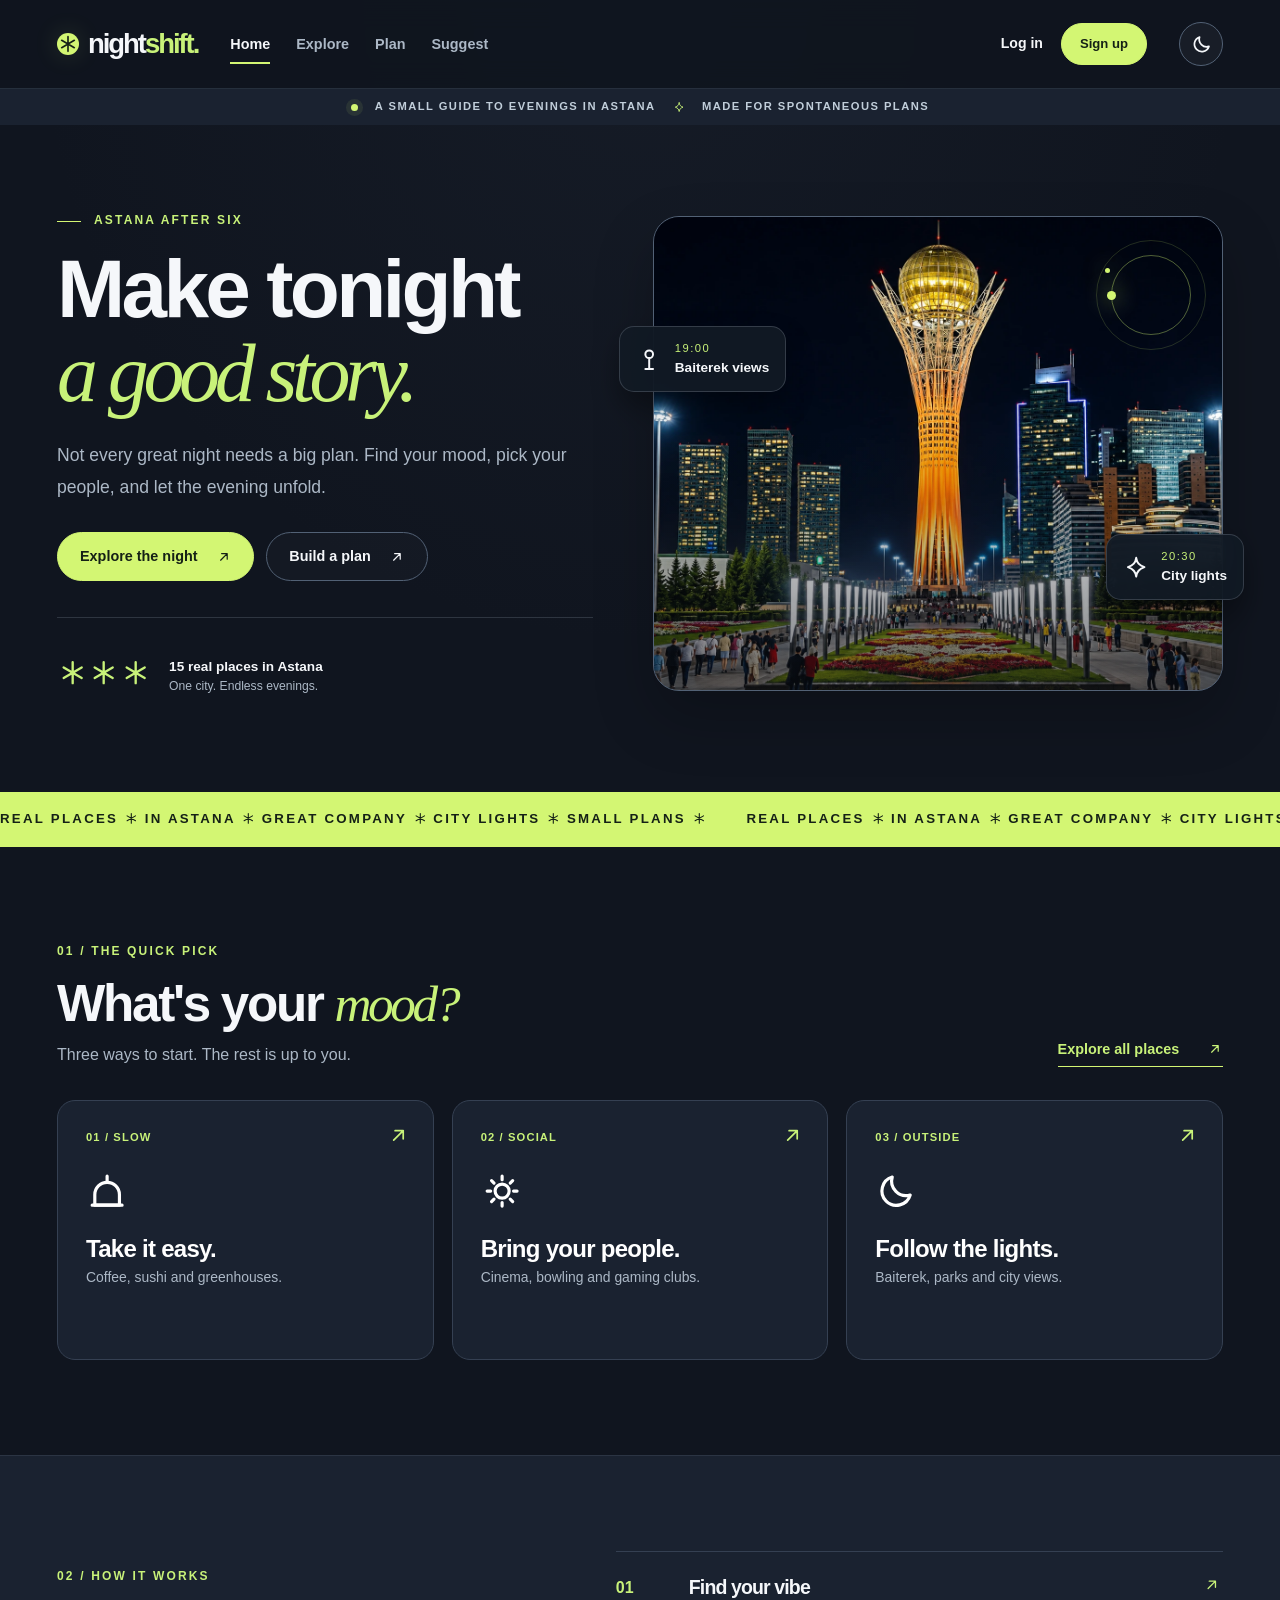
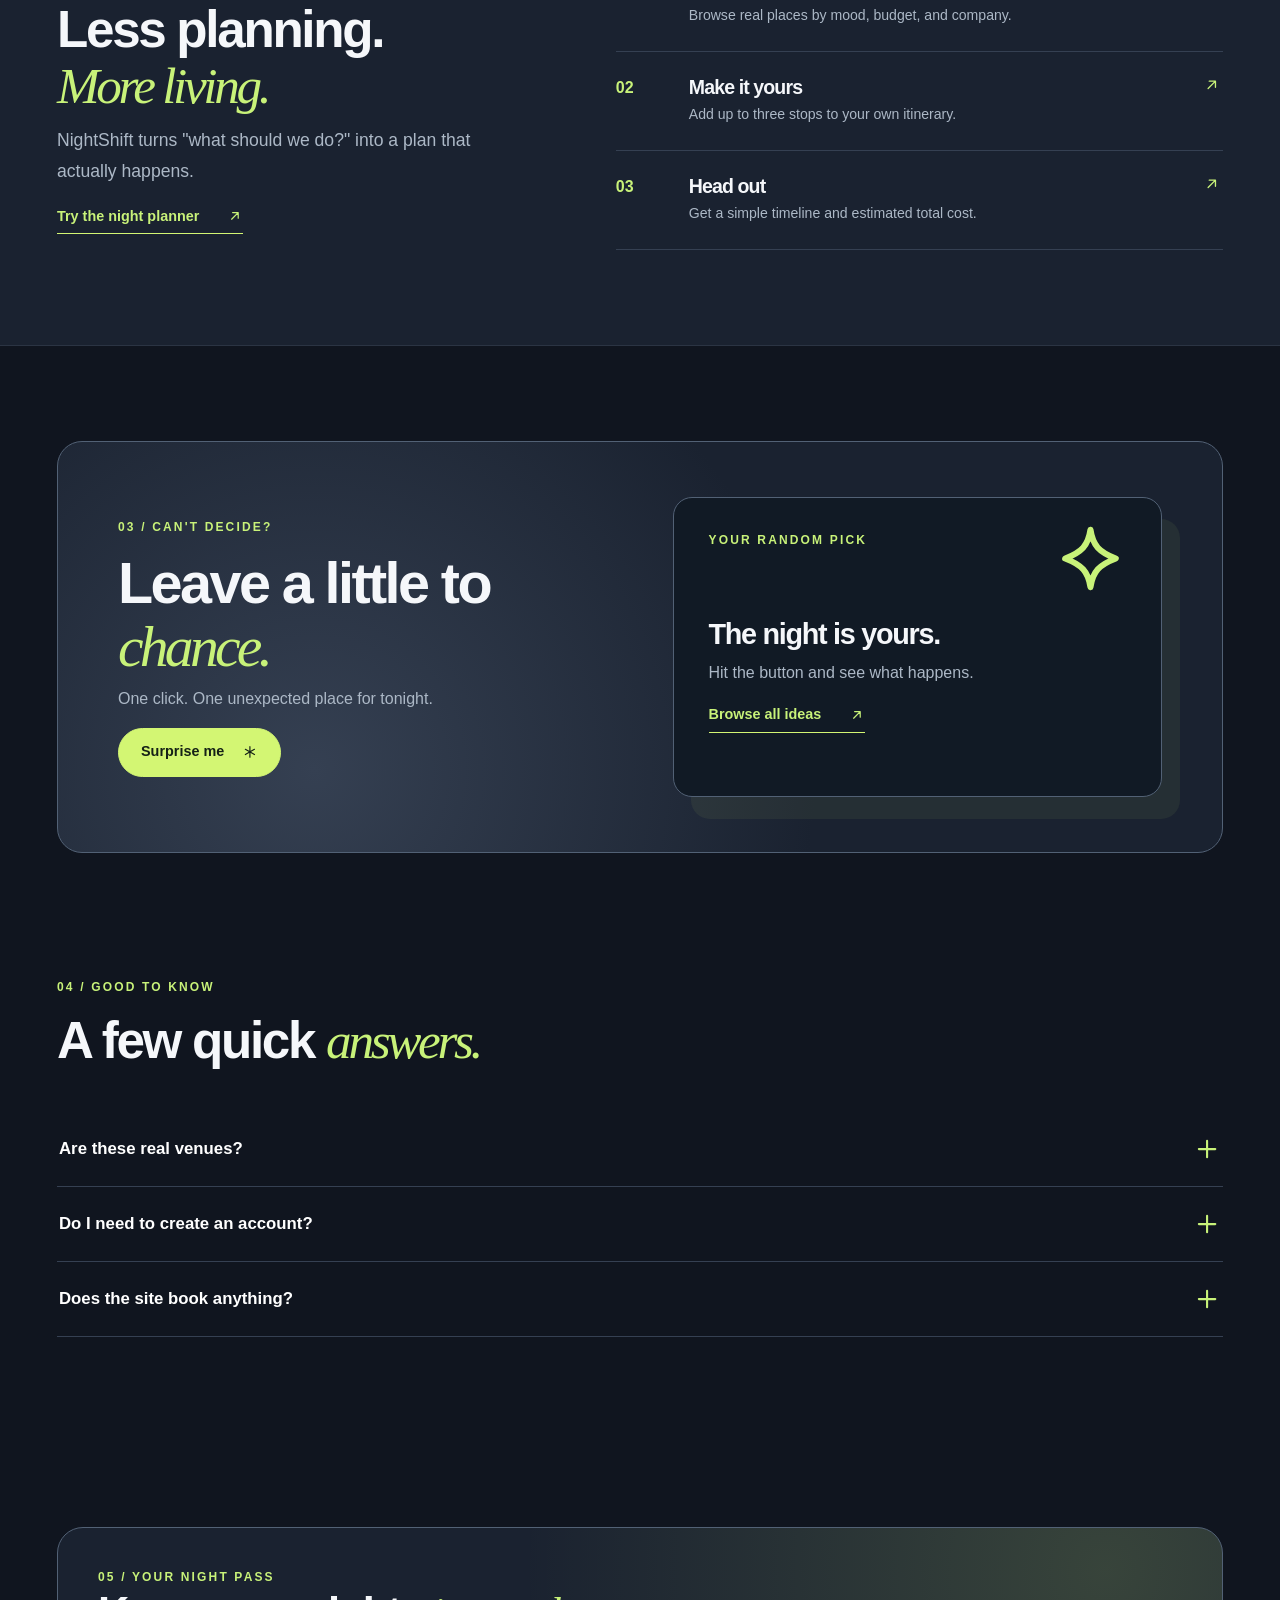
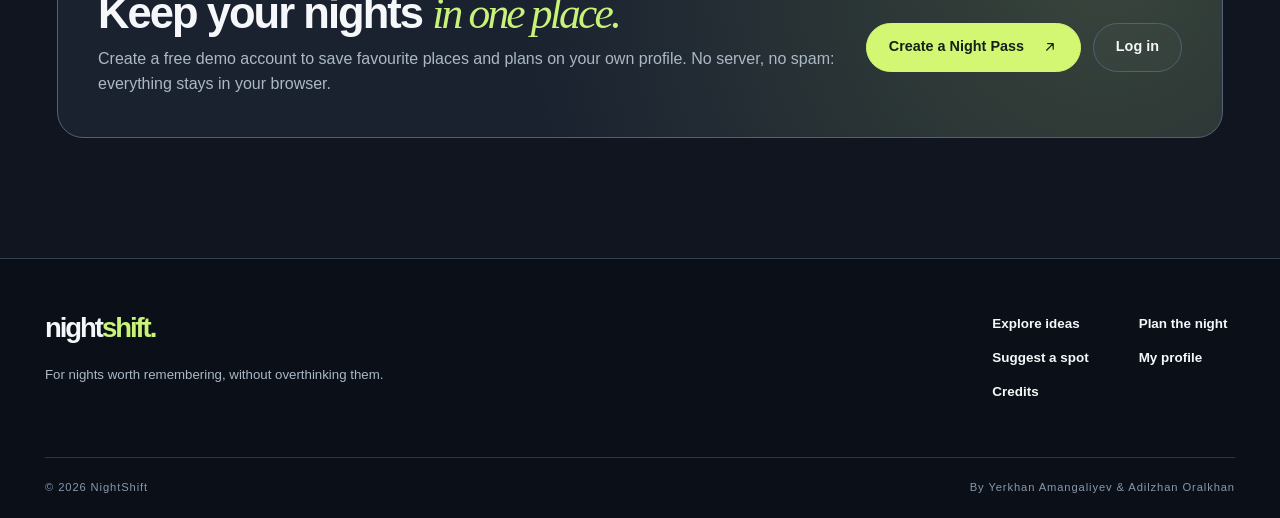
<file: index.html>
<!doctype html>
<html lang="en" data-theme="dark">
  <head>
    <meta charset="UTF-8">
    <meta name="viewport" content="width=device-width, initial-scale=1.0">
    <meta
      name="description"
      content="NightShift is an evening guide to 15 real places in Astana, with a night planner and saved favourites."
>
    <meta name="theme-color" content="#10151f">
    <title>Make a night of it | NightShift</title>
    <link rel="icon" href="images/favicon-32.png" type="image/png" sizes="32x32">
    <link rel="shortcut icon" href="favicon.ico" type="image/x-icon">
    <link rel="apple-touch-icon" href="images/apple-touch-icon.png" sizes="180x180">
    <link rel="stylesheet" href="css/bootstrap.min.css">
    <link rel="stylesheet" href="css/style.css">
    <link rel="stylesheet" href="css/components.css">
    <script>
      (function () {
        try {
          var t = JSON.parse(localStorage.getItem("ns-theme"));
          document.documentElement.dataset.theme =
            t === "light" ? "light" : "dark";
        } catch (e) {
          document.documentElement.dataset.theme = "dark";
        }
      })();
    </script>
    <script defer src="js/jquery.min.js"></script>
    <script defer src="js/data.js"></script>
    <script defer src="js/common.js"></script>
    <script defer src="js/icons.js"></script>
    <script defer src="js/theme.js"></script>
    <script defer src="js/auth.js"></script>
    <script defer src="js/home.js"></script>
  </head>
  <body data-page="index">
    <a href="#main" class="skip-link">Skip to content</a>
    <div class="site-glow" aria-hidden="true"></div>
    <header class="site-header">
      <div class="container nav-shell">
        <a class="brand" href="index.html" aria-label="NightShift home"
          ><span class="brand-mark" data-icon="star"></span>night<span
            >shift.</span
          ></a
        >
        <button
          type="button"
          class="menu-toggle"
          id="menu-toggle"
          aria-expanded="false"
          aria-controls="site-nav"
        >
          <span data-icon="menu"></span><span class="sr-mobile">Menu</span>
        </button>
        <nav class="nav-links" id="site-nav" aria-label="Main navigation">
          <a href="index.html" aria-current="page">Home</a
          ><a href="explore.html">Explore</a><a href="compare.html">Plan</a
          ><a href="suggest.html">Suggest</a>
          <div class="nav-account" id="nav-account"></div>
        </nav>
        <button
          type="button"
          class="theme-toggle"
          id="theme-toggle"
          aria-pressed="false"
          aria-label="Night shift is on. Switch to Day shift"
          title="Switch to Day shift"
        >
          <svg class="icon-sun" viewBox="0 0 24 24" aria-hidden="true">
            <circle cx="12" cy="12" r="4.2"></circle>
            <path
              d="M12 2.5v2.2M12 19.3v2.2M2.5 12h2.2M19.3 12h2.2M5.3 5.3l1.6 1.6M17.1 17.1l1.6 1.6M5.3 18.7l1.6-1.6M17.1 6.9l1.6-1.6"
            ></path></svg
          ><svg class="icon-moon" viewBox="0 0 24 24" aria-hidden="true">
            <path
              d="M20.5 14.2A8.5 8.5 0 0 1 9.8 3.5a8.5 8.5 0 1 0 10.7 10.7z"
            ></path>
          </svg>
        </button>
      </div>
    </header>
    <main id="main">
      <div class="announcement" role="note">
        <span class="live-dot" aria-hidden="true"></span> A small guide to
        evenings in Astana
        <span class="announcement-star" data-icon="spark"></span> Made for
        spontaneous plans
      </div>
      <section class="hero container" aria-labelledby="hero-title">
        <div class="hero-content reveal">
          <p class="eyebrow">
            <span class="tiny-line" aria-hidden="true"></span> ASTANA AFTER SIX
          </p>
          <h1 id="hero-title">Make tonight <em>a good story.</em></h1>
          <p class="lead-text">
            Not every great night needs a big plan. Find your mood, pick your
            people, and let the evening unfold.
          </p>
          <div class="hero-actions">
            <a class="btn btn-lime btn-pill" href="explore.html"
              >Explore the night <span data-icon="arrow"></span></a
            ><a class="btn btn-ghost btn-pill" href="compare.html"
              >Build a plan <span data-icon="arrow"></span
            ></a>
          </div>
          <div class="hero-proof">
            <span class="mini-stars" aria-hidden="true"
              ><span data-icon="star"></span><span data-icon="star"></span
              ><span data-icon="star"></span></span
            ><span
              ><strong>15 real places in Astana</strong
              ><small>One city. Endless evenings.</small></span
            >
          </div>
        </div>
        <div class="hero-art reveal">
          <img
            class="hero-baiterek-photo"
            src="images/places/baiterek-user-20261118.webp"
            alt="Baiterek tower glowing above Astana at night"
            width="1542" height="1020"
          >
          <div class="art-grain" aria-hidden="true"></div>
          <div class="hero-orbit orbit-one" aria-hidden="true"></div>
          <div class="hero-orbit orbit-two" aria-hidden="true"></div>
          <div class="floating-note float-left">
            <span class="note-icon" data-icon="tower"></span
            ><span><small>19:00</small><strong>Baiterek views</strong></span>
          </div>
          <div class="floating-note float-right">
            <span class="note-icon" data-icon="spark"></span
            ><span><small>20:30</small><strong>City lights</strong></span>
          </div>
        </div>
      </section>
      <div class="ticker" aria-hidden="true">
        <div class="ticker-track">
          <span
            >REAL PLACES <span data-icon="star"></span> IN ASTANA
            <span data-icon="star"></span> GREAT COMPANY
            <span data-icon="star"></span> CITY LIGHTS
            <span data-icon="star"></span> SMALL PLANS
            <span data-icon="star"></span
          ></span>
        </div>
      </div>
      <section class="section container" aria-labelledby="mood-title">
        <div class="section-top">
          <div>
            <p class="eyebrow">01 / THE QUICK PICK</p>
            <h2 id="mood-title">
              What's your <span class="accent-italic">mood?</span>
            </h2>
            <p>Three ways to start. The rest is up to you.</p>
          </div>
          <a class="section-link" href="explore.html"
            >Explore all places <span data-icon="arrow"></span
          ></a>
        </div>
        <div class="mood-grid">
          <button class="mood-card" type="button" data-mood="slow">
            <span class="mood-number">01 / SLOW</span
            ><span class="mood-emoji" data-icon="dome"></span
            ><strong>Take it easy.</strong
            ><span>Coffee, sushi and greenhouses.</span
            ><span class="mood-arrow" data-icon="arrow"></span>
          </button>
          <button class="mood-card" type="button" data-mood="social">
            <span class="mood-number">02 / SOCIAL</span
            ><span class="mood-emoji" data-icon="sun"></span
            ><strong>Bring your people.</strong
            ><span>Cinema, bowling and gaming clubs.</span
            ><span class="mood-arrow" data-icon="arrow"></span>
          </button>
          <button class="mood-card" type="button" data-mood="outside">
            <span class="mood-number">03 / OUTSIDE</span
            ><span class="mood-emoji" data-icon="moon"></span
            ><strong>Follow the lights.</strong
            ><span>Baiterek, parks and city views.</span
            ><span class="mood-arrow" data-icon="arrow"></span>
          </button>
        </div>
        <div
          class="mood-result"
          id="mood-result"
          role="status"
          aria-live="polite"
          hidden
        >
          <div>
            <span class="eyebrow">YOUR RECOMMENDATION</span>
            <h3 id="mood-result-name">Your pick</h3>
            <p id="mood-result-desc"></p>
          </div>
          <a
            id="mood-result-link"
            class="btn btn-lime btn-pill"
            href="explore.html"
            >See this idea <span data-icon="arrow"></span
          ></a>
        </div>
      </section>
      <section class="section section-dark" aria-labelledby="how-title">
        <div class="container how-layout">
          <div>
            <p class="eyebrow">02 / HOW IT WORKS</p>
            <h2 id="how-title">
              Less planning.<br><span class="accent-italic"
                >More living.</span
              >
            </h2>
            <p class="lead-text">
              NightShift turns "what should we do?" into a plan that actually
              happens.
            </p>
            <a class="section-link" href="compare.html"
              >Try the night planner <span data-icon="arrow"></span
            ></a>
          </div>
          <div class="steps-list">
            <div class="step">
              <span>01</span>
              <div>
                <h3>Find your vibe</h3>
                <p>Browse real places by mood, budget, and company.</p>
              </div>
              <span data-icon="arrow"></span>
            </div>
            <div class="step">
              <span>02</span>
              <div>
                <h3>Make it yours</h3>
                <p>Add up to three stops to your own itinerary.</p>
              </div>
              <span data-icon="arrow"></span>
            </div>
            <div class="step">
              <span>03</span>
              <div>
                <h3>Head out</h3>
                <p>Get a simple timeline and estimated total cost.</p>
              </div>
              <span data-icon="arrow"></span>
            </div>
          </div>
        </div>
      </section>
      <section class="section container" aria-labelledby="surprise-title">
        <div class="surprise-panel">
          <div>
            <p class="eyebrow">03 / CAN'T DECIDE?</p>
            <h2 id="surprise-title">Leave a little to <em>chance.</em></h2>
            <p>One click. One unexpected place for tonight.</p>
            <button
              type="button"
              class="btn btn-lime btn-pill"
              id="surprise-btn"
            >
              Surprise me <span data-icon="star"></span>
            </button>
          </div>
          <div class="surprise-card" id="surprise-card" aria-live="polite">
            <span class="eyebrow">YOUR RANDOM PICK</span
            ><span class="surprise-big" data-icon="spark"></span>
            <h3 id="surprise-name">The night is yours.</h3>
            <p id="surprise-description">
              Hit the button and see what happens.
            </p>
            <a id="surprise-link" class="section-link" href="explore.html"
              >Browse all ideas <span data-icon="arrow"></span
            ></a>
          </div>
        </div>
      </section>
      <section
        class="section container faq-section"
        aria-labelledby="faq-title"
      >
        <div class="section-top">
          <div>
            <p class="eyebrow">04 / GOOD TO KNOW</p>
            <h2 id="faq-title">
              A few quick <span class="accent-italic">answers.</span>
            </h2>
          </div>
        </div>
        <div class="faq-list">
          <div class="faq-item">
            <button
              type="button"
              class="faq-trigger"
              aria-expanded="false"
              aria-controls="faq-one"
            >
              Are these real venues? <span data-icon="plus"></span>
            </button>
            <div class="faq-answer" id="faq-one" hidden>
              Yes. All 15 places are real venues and landmarks in Astana. Prices
              are approximate and can change, so always check with the venue
              before you go.
            </div>
          </div>
          <div class="faq-item">
            <button
              type="button"
              class="faq-trigger"
              aria-expanded="false"
              aria-controls="faq-two"
            >
              Do I need to create an account? <span data-icon="plus"></span>
            </button>
            <div class="faq-answer" id="faq-two" hidden>
              No. You can browse and build a plan right away. A free demo
              account (never use a real password) keeps your saved places and
              plans together on a profile page. Everything stays in your
              browser.
            </div>
          </div>
          <div class="faq-item">
            <button
              type="button"
              class="faq-trigger"
              aria-expanded="false"
              aria-controls="faq-three"
            >
              Does the site book anything? <span data-icon="plus"></span>
            </button>
            <div class="faq-answer" id="faq-three" hidden>
              No real reservations are made. You can plan activities and test
              forms, but there is no backend or booking integration.
            </div>
          </div>
        </div>
      </section>
      <section class="section container" aria-labelledby="pass-title">
        <div class="pass-cta">
          <div>
            <p class="eyebrow">05 / YOUR NIGHT PASS</p>
            <h2 id="pass-title">
              Keep your nights <span class="accent-italic">in one place.</span>
            </h2>
            <p>
              Create a free demo account to save favourite places and plans on
              your own profile. No server, no spam: everything stays in your
              browser.
            </p>
          </div>
          <div class="hero-actions" id="cta-actions">
            <a class="btn btn-lime btn-pill" href="signup.html"
              >Create a Night Pass <span data-icon="arrow"></span></a
            ><a class="btn btn-ghost btn-pill" href="login.html">Log in</a>
          </div>
        </div>
      </section>
    </main>
    <footer class="site-footer">
      <div class="container footer-main">
        <div>
          <a class="brand" href="index.html">night<span>shift.</span></a>
          <p>For nights worth remembering, without overthinking them.</p>
        </div>
        <div class="footer-links">
          <a href="explore.html">Explore ideas</a
          ><a href="compare.html">Plan the night</a
          ><a href="suggest.html">Suggest a spot</a
          ><a href="profile.html">My profile</a
          ><a href="credits.html">Credits</a>
        </div>
      </div>
      <div class="container footer-bottom">
        <span>© 2026 NightShift</span
        ><span>By Yerkhan Amangaliyev &amp; Adilzhan Oralkhan</span>
      </div>
    </footer>
  </body>
</html>
</file>
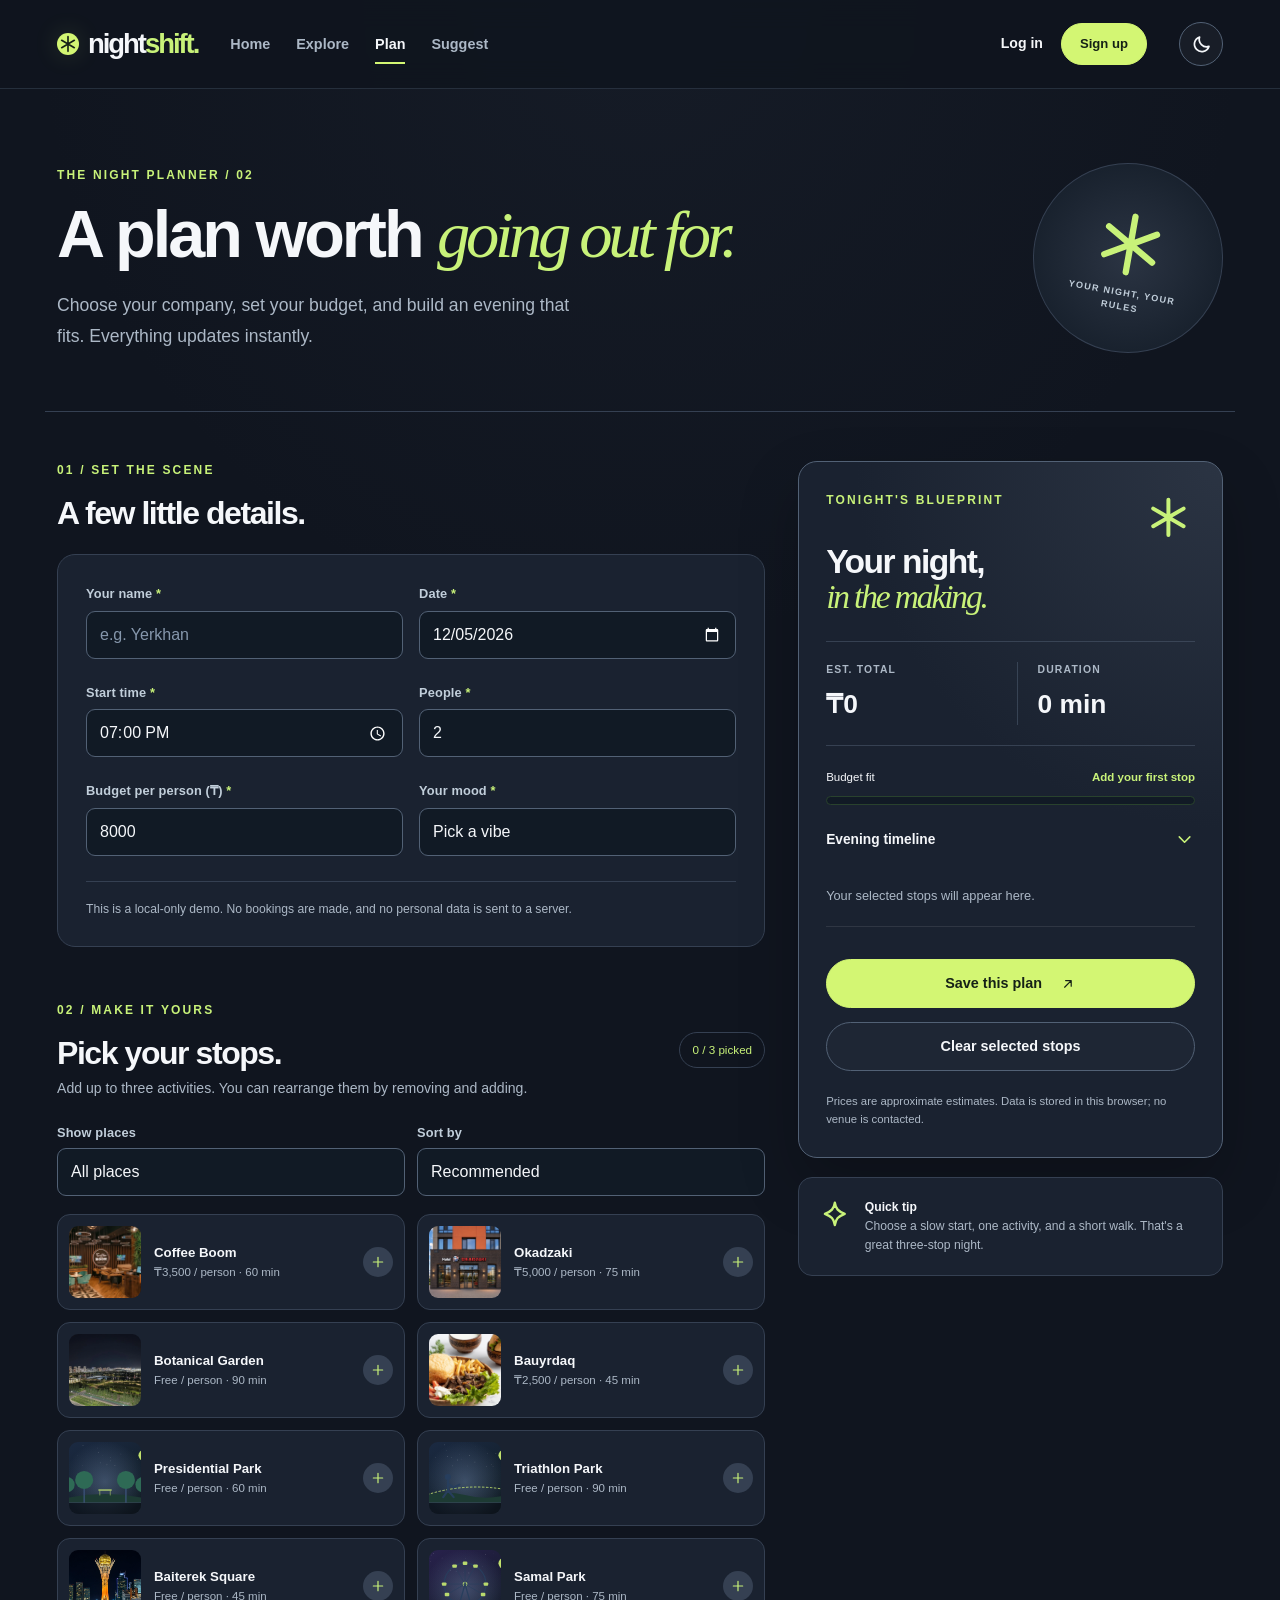
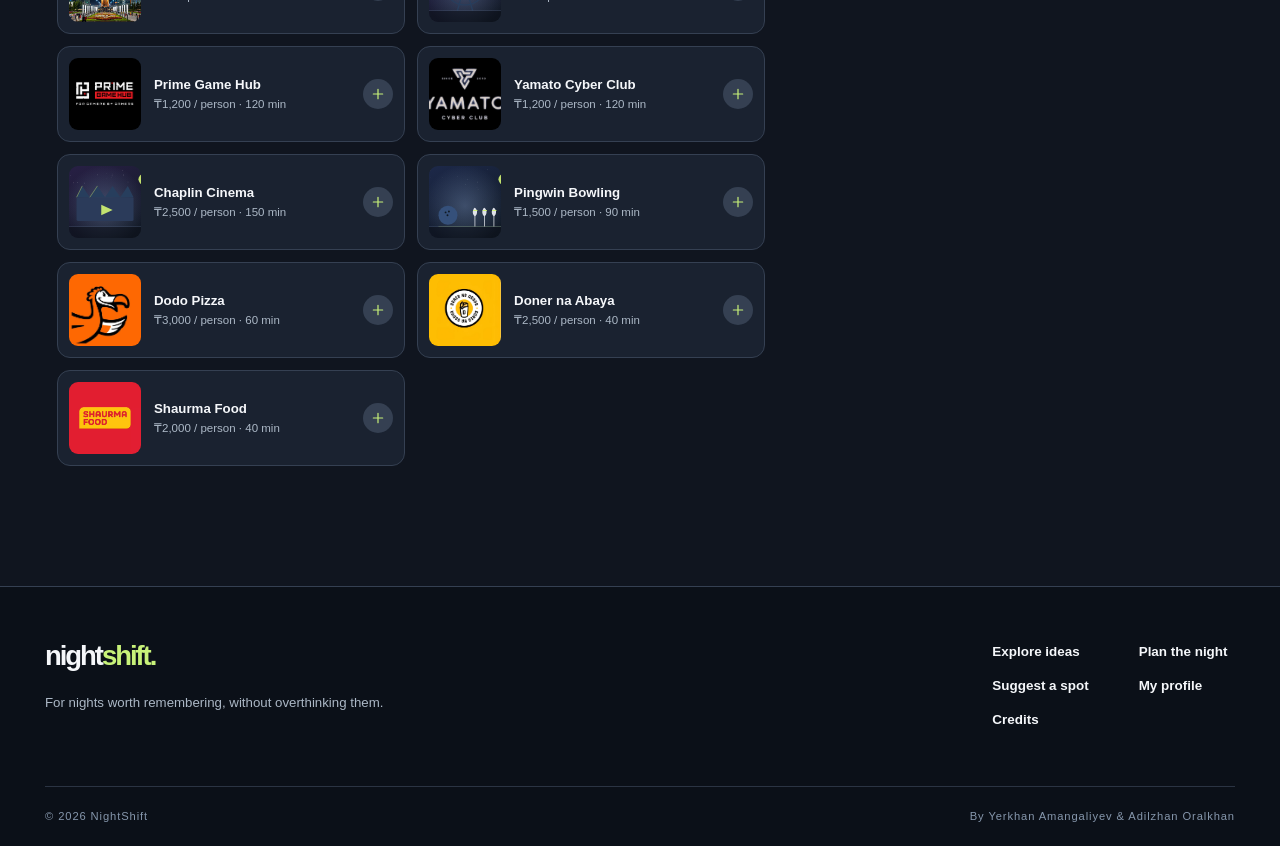
<file: compare.html>
<!doctype html>
<html lang="en" data-theme="dark">
  <head>
    <meta charset="UTF-8">
    <meta name="viewport" content="width=device-width, initial-scale=1.0">
    <meta
      name="description"
      content="Create a personal night itinerary with estimated costs and an interactive timeline."
>
    <meta name="theme-color" content="#10151f">
    <title>Plan your evening | NightShift</title>
    <link rel="icon" href="images/favicon-32.png" type="image/png" sizes="32x32">
    <link rel="shortcut icon" href="favicon.ico" type="image/x-icon">
    <link rel="apple-touch-icon" href="images/apple-touch-icon.png" sizes="180x180">
    <link rel="stylesheet" href="css/bootstrap.min.css">
    <link rel="stylesheet" href="css/style.css">
    <link rel="stylesheet" href="css/components.css">
    <script>
      (function () {
        try {
          var t = JSON.parse(localStorage.getItem("ns-theme"));
          document.documentElement.dataset.theme =
            t === "light" ? "light" : "dark";
        } catch (e) {
          document.documentElement.dataset.theme = "dark";
        }
      })();
    </script>
    <script defer src="js/jquery.min.js"></script>
    <script defer src="js/data.js"></script>
    <script defer src="js/common.js"></script>
    <script defer src="js/icons.js"></script>
    <script defer src="js/theme.js"></script>
    <script defer src="js/auth.js"></script>
    <script defer src="js/compare.js"></script>
  </head>
  <body data-page="compare">
    <a href="#main" class="skip-link">Skip to content</a>
    <div class="site-glow" aria-hidden="true"></div>
    <header class="site-header">
      <div class="container nav-shell">
        <a class="brand" href="index.html" aria-label="NightShift home"
          ><span class="brand-mark" data-icon="star"></span>night<span
            >shift.</span
          ></a
        >
        <button
          type="button"
          class="menu-toggle"
          id="menu-toggle"
          aria-expanded="false"
          aria-controls="site-nav"
        >
          <span data-icon="menu"></span><span class="sr-mobile">Menu</span>
        </button>
        <nav class="nav-links" id="site-nav" aria-label="Main navigation">
          <a href="index.html">Home</a><a href="explore.html">Explore</a
          ><a href="compare.html" aria-current="page">Plan</a
          ><a href="suggest.html">Suggest</a>
          <div class="nav-account" id="nav-account"></div>
        </nav>
        <button
          type="button"
          class="theme-toggle"
          id="theme-toggle"
          aria-pressed="false"
          aria-label="Night shift is on. Switch to Day shift"
          title="Switch to Day shift"
        >
          <svg class="icon-sun" viewBox="0 0 24 24" aria-hidden="true">
            <circle cx="12" cy="12" r="4.2"></circle>
            <path
              d="M12 2.5v2.2M12 19.3v2.2M2.5 12h2.2M19.3 12h2.2M5.3 5.3l1.6 1.6M17.1 17.1l1.6 1.6M5.3 18.7l1.6-1.6M17.1 6.9l1.6-1.6"
            ></path></svg
          ><svg class="icon-moon" viewBox="0 0 24 24" aria-hidden="true">
            <path
              d="M20.5 14.2A8.5 8.5 0 0 1 9.8 3.5a8.5 8.5 0 1 0 10.7 10.7z"
            ></path>
          </svg>
        </button>
      </div>
    </header>
    <main id="main">
      <section class="page-hero container">
        <div>
          <p class="eyebrow">THE NIGHT PLANNER / 02</p>
          <h1>A plan worth <em>going out for.</em></h1>
          <p class="lead-text">
            Choose your company, set your budget, and build an evening that
            fits. Everything updates instantly.
          </p>
        </div>
        <div class="page-hero-decoration" aria-hidden="true">
          <span data-icon="star"></span><small>YOUR NIGHT, YOUR RULES</small>
        </div>
      </section>
      <section
        class="section container planner-layout"
        aria-label="Night planner"
      >
        <div class="planner-main">
          <div class="panel-head">
            <div>
              <p class="eyebrow">01 / SET THE SCENE</p>
              <h2>A few little details.</h2>
            </div>
          </div>
          <form id="planner-form" class="form-panel" novalidate>
            <div class="row g-3">
              <div class="col-12 col-md-6">
                <label for="plan-name" class="form-label"
                  >Your name <span class="required">*</span></label
                ><input
                  id="plan-name"
                  name="planName"
                  class="form-control"
                  maxlength="50"
                  placeholder="e.g. Yerkhan"
                  autocomplete="given-name"
                  aria-describedby="plan-name-error"
                  required
>
                <div
                  id="plan-name-error"
                  class="field-error"
                  aria-live="polite"
                ></div>
              </div>
              <div class="col-12 col-md-6">
                <label for="plan-date" class="form-label"
                  >Date <span class="required">*</span></label
                ><input
                  id="plan-date"
                  name="planDate"
                  class="form-control"
                  type="date"
                  aria-describedby="plan-date-error"
                  required
>
                <div
                  id="plan-date-error"
                  class="field-error"
                  aria-live="polite"
                ></div>
              </div>
              <div class="col-12 col-md-6">
                <label for="plan-time" class="form-label"
                  >Start time <span class="required">*</span></label
                ><input
                  id="plan-time"
                  name="planTime"
                  class="form-control"
                  type="time"
                  value="19:00"
                  aria-describedby="plan-time-error"
                  required
>
                <div
                  id="plan-time-error"
                  class="field-error"
                  aria-live="polite"
                ></div>
              </div>
              <div class="col-12 col-md-6">
                <label for="plan-people" class="form-label"
                  >People <span class="required">*</span></label
                ><input
                  id="plan-people"
                  name="planPeople"
                  class="form-control"
                  type="number"
                  min="1"
                  max="6"
                  step="1"
                  value="2"
                  aria-describedby="plan-people-error"
                  required
>
                <div
                  id="plan-people-error"
                  class="field-error"
                  aria-live="polite"
                ></div>
              </div>
              <div class="col-12 col-md-6">
                <label for="plan-budget" class="form-label"
                  >Budget per person (₸) <span class="required">*</span></label
                ><input
                  id="plan-budget"
                  name="planBudget"
                  class="form-control"
                  type="number"
                  min="500"
                  max="50000"
                  step="500"
                  value="8000"
                  aria-describedby="plan-budget-error"
                  required
>
                <div
                  id="plan-budget-error"
                  class="field-error"
                  aria-live="polite"
                ></div>
              </div>
              <div class="col-12 col-md-6">
                <label for="plan-mood" class="form-label"
                  >Your mood <span class="required">*</span></label
                ><select
                  id="plan-mood"
                  name="planMood"
                  class="form-select"
                  aria-describedby="plan-mood-error"
                  required
                >
                  <option value="">Pick a vibe</option>
                  <option value="slow">Slow down</option>
                  <option value="social">Get together</option>
                  <option value="outside">Step outside</option>
                  <option value="mixed">A bit of everything</option>
                </select>
                <div
                  id="plan-mood-error"
                  class="field-error"
                  aria-live="polite"
                ></div>
              </div>
            </div>
            <div class="form-footnote">
              This is a local-only demo. No bookings are made, and no personal
              data is sent to a server.
            </div>
          </form>
          <div class="panel-head activities-head">
            <div>
              <p class="eyebrow">02 / MAKE IT YOURS</p>
              <h2>Pick your stops.</h2>
              <p class="minor">
                Add up to three activities. You can rearrange them by removing
                and adding.
              </p>
            </div>
            <span class="pill-counter" id="selected-count">0 / 3 picked</span>
          </div>
          <div class="choice-toolbar" aria-label="Find a stop">
            <div class="field"><label class="form-label" for="choice-filter">Show places</label>
              <select id="choice-filter" class="form-select"><option value="all">All places</option><option value="saved">Saved only</option><option value="mine">My places</option><option value="slow">Slow down</option><option value="social">Get together</option><option value="outside">Step outside</option></select></div>
            <div class="field"><label class="form-label" for="choice-sort">Sort by</label>
              <select id="choice-sort" class="form-select"><option value="featured">Recommended</option><option value="price">Price: low to high</option><option value="duration">Duration: shortest</option><option value="name">Name: A–Z</option></select></div>
          </div>
          <div
            id="planner-choices"
            class="planner-choices"
            aria-live="polite"
          ></div>
        </div>
        <aside class="planner-side" aria-label="Your evening summary">
          <div class="summary-card">
            <div class="summary-top">
              <p class="eyebrow">TONIGHT'S BLUEPRINT</p>
              <span class="summary-spark" data-icon="star"></span>
            </div>
            <h2>Your night,<br><em>in the making.</em></h2>
            <div class="summary-meta">
              <div>
                <span>EST. TOTAL</span><strong id="summary-total">₸0</strong>
              </div>
              <div>
                <span>DURATION</span
                ><strong id="summary-duration">0 min</strong>
              </div>
            </div>
            <div class="budget-head">
              <span>Budget fit</span
              ><strong id="budget-label">Add your first stop</strong>
            </div>
            <div
              class="budget-track"
              role="progressbar"
              id="budget-track"
              aria-label="Estimated budget used"
              aria-valuemin="0"
              aria-valuemax="100"
              aria-valuenow="0"
            >
              <div id="budget-progress"></div>
            </div>
            <button
              class="timeline-toggle"
              type="button"
              id="timeline-toggle"
              aria-expanded="true"
              aria-controls="timeline-panel"
            >
              Evening timeline <span data-icon="chevron"></span>
            </button>
            <div id="timeline-panel">
              <ol class="timeline" id="timeline">
                <li class="timeline-empty">
                  Your selected stops will appear here.
                </li>
              </ol>
            </div>
            <button
              type="submit"
              class="btn btn-lime btn-pill full-width"
              form="planner-form"
              id="save-plan"
            >
              Save this plan <span data-icon="arrow"></span></button
            ><button
              type="button"
              class="btn btn-ghost btn-pill full-width"
              id="clear-plan"
            >
              Clear selected stops
            </button>
            <div
              class="save-message"
              id="save-message"
              role="status"
              aria-live="polite"
              hidden
            ></div>
            <p class="summary-disclaimer">
              Prices are approximate estimates. Data is stored in this browser;
              no venue is contacted.
            </p>
          </div>
          <div class="mini-tip">
            <span data-icon="spark"></span>
            <p>
              <strong>Quick tip</strong><br>Choose a slow start, one activity,
              and a short walk. That's a great three-stop night.
            </p>
          </div>
        </aside>
      </section>
    </main>
    <footer class="site-footer">
      <div class="container footer-main">
        <div>
          <a class="brand" href="index.html">night<span>shift.</span></a>
          <p>For nights worth remembering, without overthinking them.</p>
        </div>
        <div class="footer-links">
          <a href="explore.html">Explore ideas</a
          ><a href="compare.html">Plan the night</a
          ><a href="suggest.html">Suggest a spot</a
          ><a href="profile.html">My profile</a
          ><a href="credits.html">Credits</a>
        </div>
      </div>
      <div class="container footer-bottom">
        <span>© 2026 NightShift</span
        ><span>By Yerkhan Amangaliyev &amp; Adilzhan Oralkhan</span>
      </div>
    </footer>
  </body>
</html>
</file>
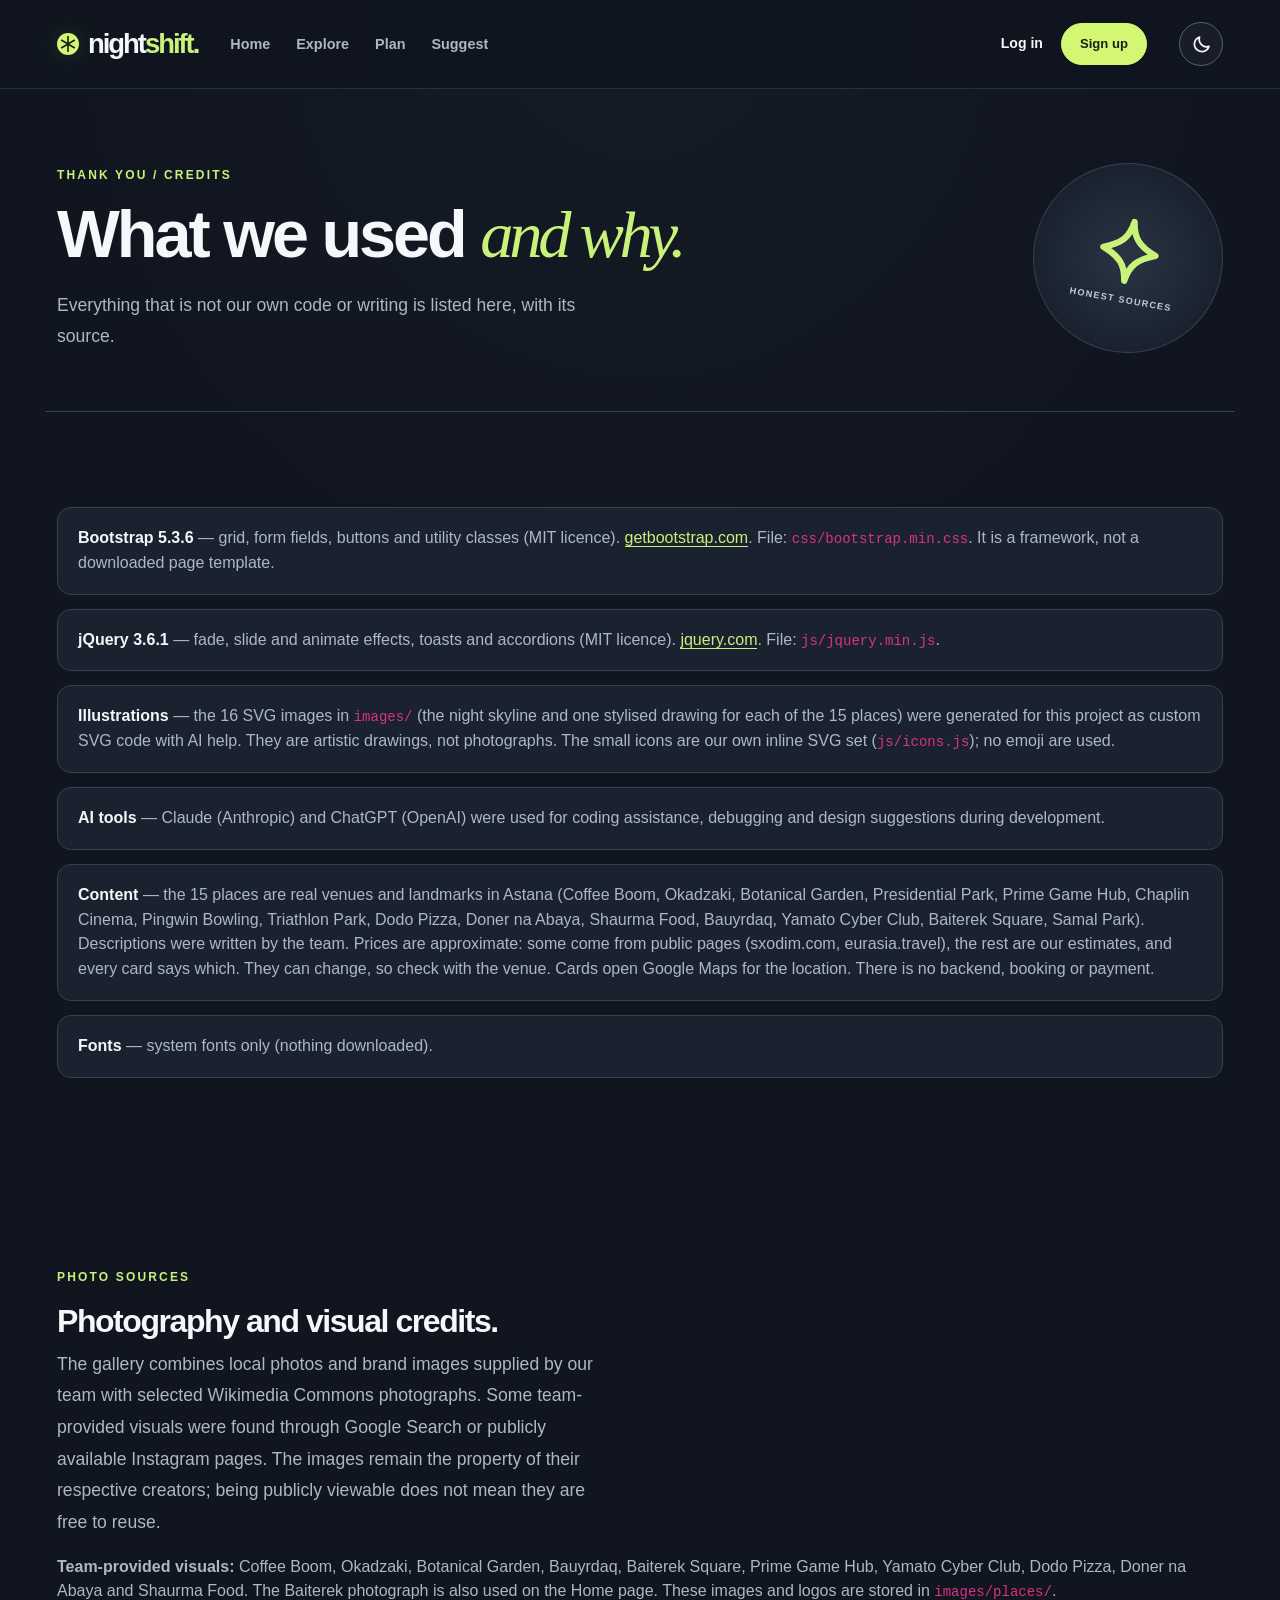
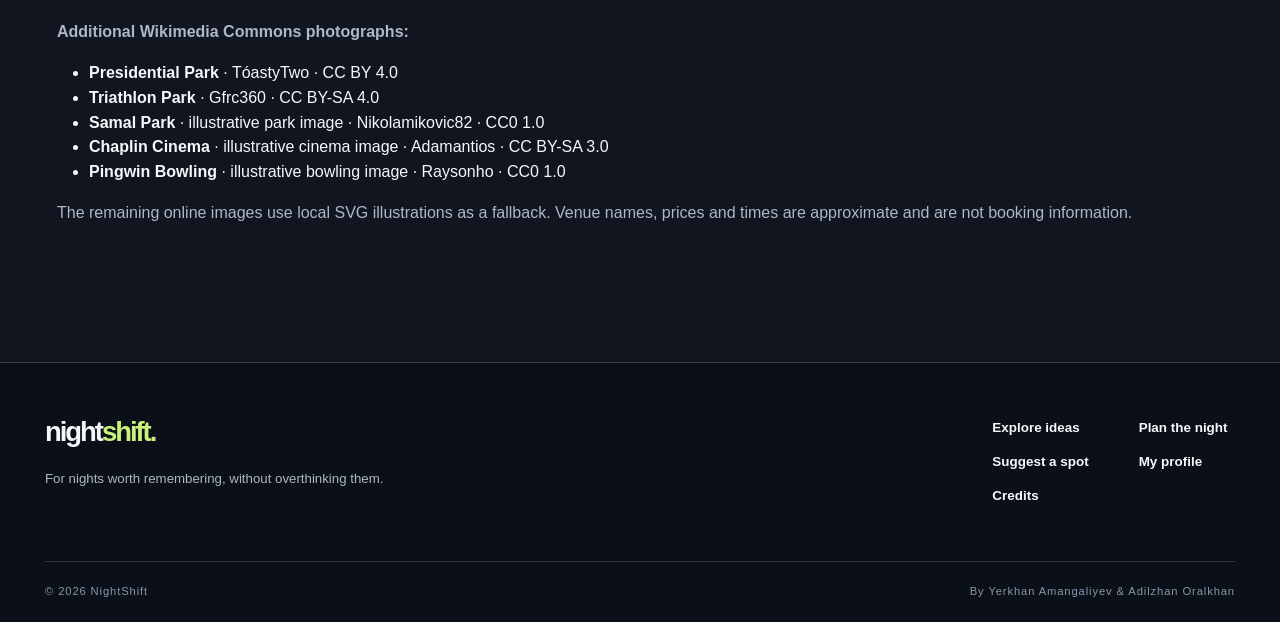
<file: credits.html>
<!doctype html>
<html lang="en" data-theme="dark">
  <head>
    <meta charset="UTF-8">
    <meta name="viewport" content="width=device-width, initial-scale=1.0">
    <meta
      name="description"
      content="Sources, libraries and AI assistance used on NightShift."
>
    <meta name="theme-color" content="#10151f">
    <title>Credits | NightShift</title>
    <link rel="icon" href="images/favicon-32.png" type="image/png" sizes="32x32">
    <link rel="shortcut icon" href="favicon.ico" type="image/x-icon">
    <link rel="apple-touch-icon" href="images/apple-touch-icon.png" sizes="180x180">
    <link rel="stylesheet" href="css/bootstrap.min.css">
    <link rel="stylesheet" href="css/style.css">
    <link rel="stylesheet" href="css/components.css">
    <script>
      (function () {
        try {
          var t = JSON.parse(localStorage.getItem("ns-theme"));
          document.documentElement.dataset.theme =
            t === "light" ? "light" : "dark";
        } catch (e) {
          document.documentElement.dataset.theme = "dark";
        }
      })();
    </script>
    <script defer src="js/jquery.min.js"></script>
    <script defer src="js/data.js"></script>
    <script defer src="js/common.js"></script>
    <script defer src="js/icons.js"></script>
    <script defer src="js/theme.js"></script>
    <script defer src="js/auth.js"></script>
  </head>
  <body data-page="credits">
    <a href="#main" class="skip-link">Skip to content</a>
    <div class="site-glow" aria-hidden="true"></div>
    <header class="site-header">
      <div class="container nav-shell">
        <a class="brand" href="index.html" aria-label="NightShift home"
          ><span class="brand-mark" data-icon="star"></span>night<span
            >shift.</span
          ></a
        >
        <button
          type="button"
          class="menu-toggle"
          id="menu-toggle"
          aria-expanded="false"
          aria-controls="site-nav"
        >
          <span data-icon="menu"></span><span class="sr-mobile">Menu</span>
        </button>
        <nav class="nav-links" id="site-nav" aria-label="Main navigation">
          <a href="index.html">Home</a><a href="explore.html">Explore</a
          ><a href="compare.html">Plan</a><a href="suggest.html">Suggest</a>
          <div class="nav-account" id="nav-account"></div>
        </nav>
        <button
          type="button"
          class="theme-toggle"
          id="theme-toggle"
          aria-pressed="false"
          aria-label="Night shift is on. Switch to Day shift"
          title="Switch to Day shift"
        >
          <svg class="icon-sun" viewBox="0 0 24 24" aria-hidden="true">
            <circle cx="12" cy="12" r="4.2"></circle>
            <path
              d="M12 2.5v2.2M12 19.3v2.2M2.5 12h2.2M19.3 12h2.2M5.3 5.3l1.6 1.6M17.1 17.1l1.6 1.6M5.3 18.7l1.6-1.6M17.1 6.9l1.6-1.6"
            ></path></svg
          ><svg class="icon-moon" viewBox="0 0 24 24" aria-hidden="true">
            <path
              d="M20.5 14.2A8.5 8.5 0 0 1 9.8 3.5a8.5 8.5 0 1 0 10.7 10.7z"
            ></path>
          </svg>
        </button>
      </div>
    </header>
    <main id="main">
      <section class="page-hero container">
        <div>
          <p class="eyebrow">THANK YOU / CREDITS</p>
          <h1>What we used <em>and why.</em></h1>
          <p class="lead-text">
            Everything that is not our own code or writing is listed here, with
            its source.
          </p>
        </div>
        <div class="page-hero-decoration" aria-hidden="true">
          <span data-icon="spark"></span><small>HONEST SOURCES</small>
        </div>
      </section>
      <section class="section container" aria-label="Credits">
        <ul class="credits-list">
          <li>
            <strong>Bootstrap 5.3.6</strong> — grid, form fields, buttons and
            utility classes (MIT licence).
            <a href="https://getbootstrap.com/" rel="noopener"
              >getbootstrap.com</a
            >. File: <code>css/bootstrap.min.css</code>. It is a framework, not
            a downloaded page template.
          </li>
          <li>
            <strong>jQuery 3.6.1</strong> — fade, slide and animate effects,
            toasts and accordions (MIT licence).
            <a href="https://jquery.com/" rel="noopener">jquery.com</a>. File:
            <code>js/jquery.min.js</code>.
          </li>
          <li>
            <strong>Illustrations</strong> — the 16 SVG images in
            <code>images/</code> (the night skyline and one stylised drawing for
            each of the 15 places) were generated for this project as custom SVG
            code with AI help. They are artistic drawings, not photographs. The
            small icons are our own inline SVG set (<code>js/icons.js</code>);
            no emoji are used.
          </li>
          <li>
            <strong>AI tools</strong> — Claude (Anthropic) and ChatGPT
            (OpenAI) were used for coding assistance, debugging and design
            suggestions during development.
          </li>
          <li>
            <strong>Content</strong> — the 15 places are real venues and
            landmarks in Astana (Coffee Boom, Okadzaki, Botanical Garden,
            Presidential Park, Prime Game Hub, Chaplin Cinema, Pingwin
            Bowling, Triathlon Park, Dodo Pizza, Doner na Abaya, Shaurma Food,
            Bauyrdaq, Yamato Cyber Club, Baiterek Square, Samal Park).
            Descriptions were written by the team. Prices are approximate:
            some come from public pages (sxodim.com, eurasia.travel), the rest
            are our estimates, and every card says which. They can change, so
            check with the venue. Cards open Google Maps for the location.
            There is no backend, booking or payment.
          </li>
          <li>
            <strong>Fonts</strong> — system fonts only (nothing downloaded).
          </li>
        </ul>
      </section>
        <section class="section container" aria-label="Photo credits">
          <p class="eyebrow">PHOTO SOURCES</p>
          <h2>Photography and visual credits.</h2>
          <p class="lead-text">The gallery combines local photos and brand images supplied by our team with selected Wikimedia Commons photographs. Some team-provided visuals were found through Google Search or publicly available Instagram pages. The images remain the property of their respective creators; being publicly viewable does not mean they are free to reuse.</p>
          <div class="credit-photo-list">
            <p><strong>Team-provided visuals:</strong> Coffee Boom, Okadzaki, Botanical Garden, Bauyrdaq, Baiterek Square, Prime Game Hub, Yamato Cyber Club, Dodo Pizza, Doner na Abaya and Shaurma Food. The Baiterek photograph is also used on the Home page. These images and logos are stored in <code>images/places/</code>.</p>
            <p><strong>Additional Wikimedia Commons photographs:</strong></p>
            <ul>
              <li><strong>Presidential Park</strong> · <a target="_blank" rel="noopener noreferrer" href="https://commons.wikimedia.org/wiki/File:PresidentialParkAstana.jpg">TóastyTwo · CC BY 4.0</a></li>
              <li><strong>Triathlon Park</strong> · <a target="_blank" rel="noopener noreferrer" href="https://commons.wikimedia.org/wiki/File:Astana_Triathlon_Park_View.jpg">Gfrc360 · CC BY-SA 4.0</a></li>
              <li><strong>Samal Park</strong> · illustrative park image · <a target="_blank" rel="noopener noreferrer" href="https://commons.wikimedia.org/wiki/File:Astana%2C_park.jpg">Nikolamikovic82 · CC0 1.0</a></li>
              <li><strong>Chaplin Cinema</strong> · illustrative cinema image · <a target="_blank" rel="noopener noreferrer" href="https://commons.wikimedia.org/wiki/File:Cinema-long-exposure-hdr-0a.jpg">Adamantios · CC BY-SA 3.0</a></li>
              <li><strong>Pingwin Bowling</strong> · illustrative bowling image · <a target="_blank" rel="noopener noreferrer" href="https://commons.wikimedia.org/wiki/File:BowlingAlley.jpg">Raysonho · CC0 1.0</a></li>
            </ul>
            <p>The remaining online images use local SVG illustrations as a fallback. Venue names, prices and times are approximate and are not booking information.</p>
          </div>
        </section>
</main>
    <footer class="site-footer">
      <div class="container footer-main">
        <div>
          <a class="brand" href="index.html">night<span>shift.</span></a>
          <p>For nights worth remembering, without overthinking them.</p>
        </div>
        <div class="footer-links">
          <a href="explore.html">Explore ideas</a
          ><a href="compare.html">Plan the night</a
          ><a href="suggest.html">Suggest a spot</a
          ><a href="profile.html">My profile</a
          ><a href="credits.html">Credits</a>
        </div>
      </div>
      <div class="container footer-bottom">
        <span>© 2026 NightShift</span
        ><span>By Yerkhan Amangaliyev &amp; Adilzhan Oralkhan</span>
      </div>
    </footer>
  </body>
</html>
</file>
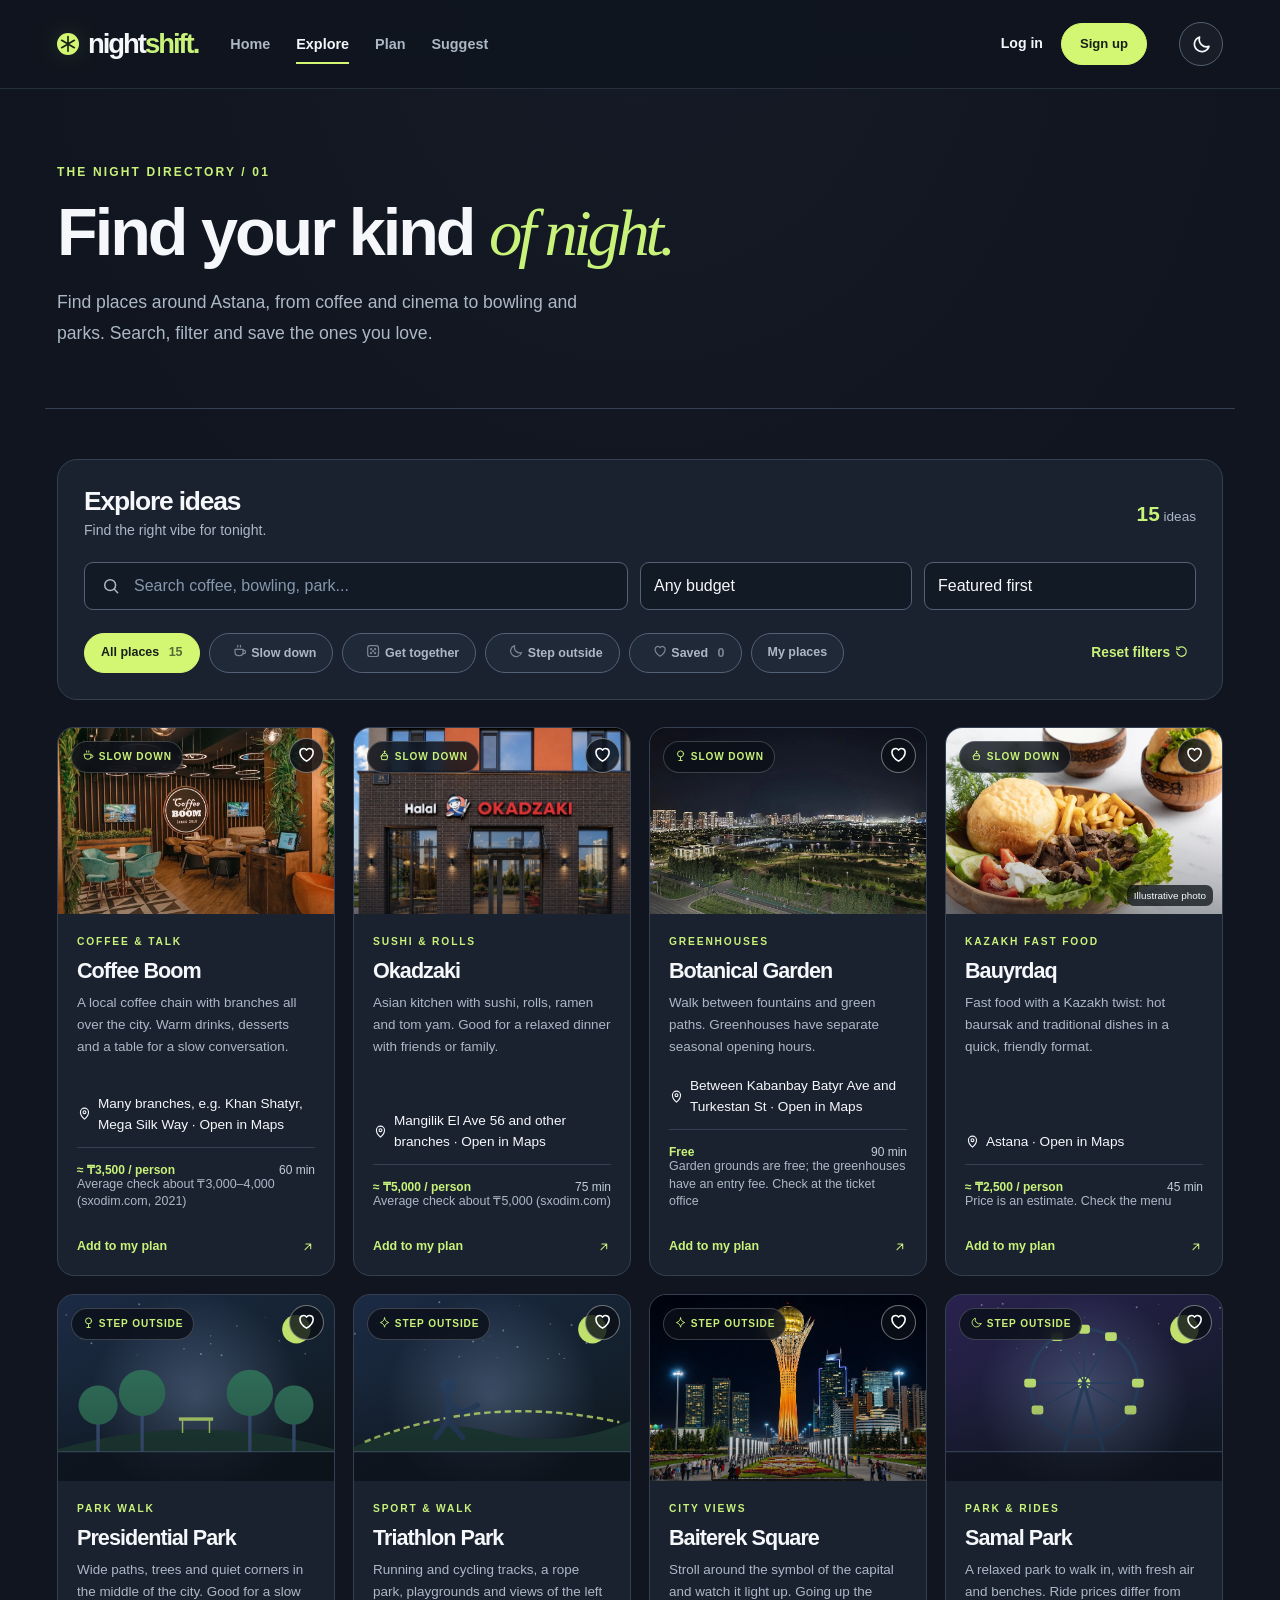
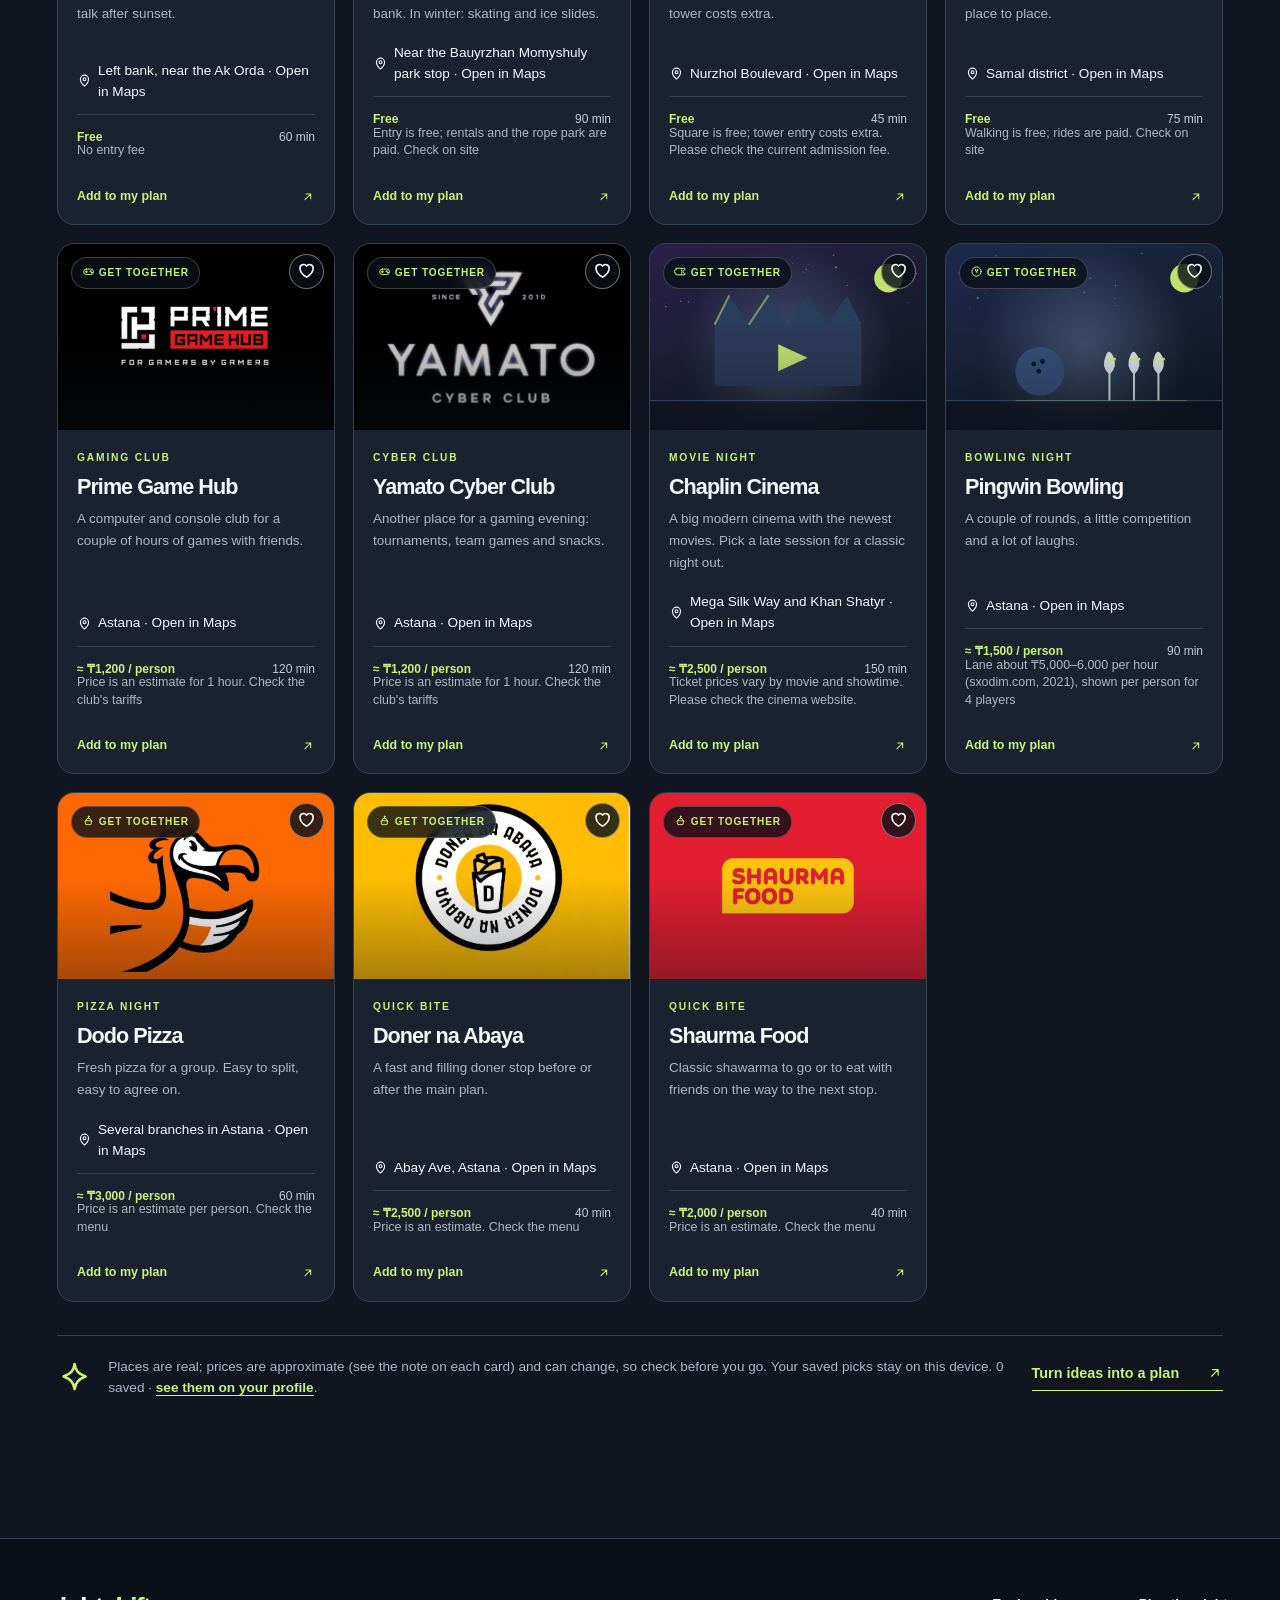
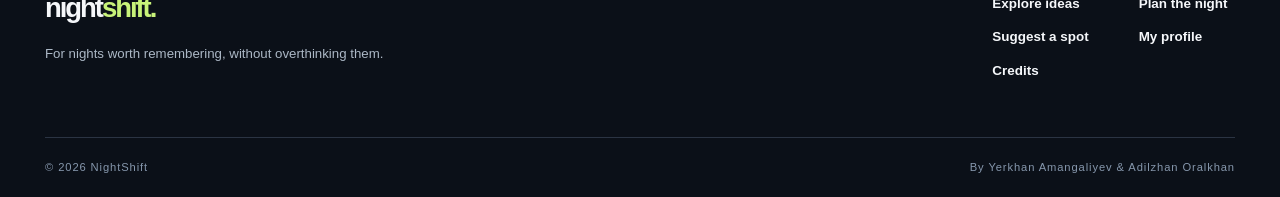
<file: explore.html>
<!doctype html>
<html lang="en" data-theme="dark">
  <head>
    <meta charset="UTF-8">
    <meta name="viewport" content="width=device-width, initial-scale=1.0">
    <meta
      name="description"
      content="Find evening activities in Astana, browse favorites and discover your own places."
>
    <meta name="theme-color" content="#10151f">
    <title>Explore ideas | NightShift</title>
    <link rel="icon" href="images/favicon-32.png" type="image/png" sizes="32x32">
    <link rel="shortcut icon" href="favicon.ico" type="image/x-icon">
    <link rel="apple-touch-icon" href="images/apple-touch-icon.png" sizes="180x180">
    <link rel="stylesheet" href="css/bootstrap.min.css">
    <link rel="stylesheet" href="css/style.css">
    <link rel="stylesheet" href="css/components.css">
    <script>
      (function () {
        try {
          var t = JSON.parse(localStorage.getItem("ns-theme"));
          document.documentElement.dataset.theme =
            t === "light" ? "light" : "dark";
        } catch (e) {
          document.documentElement.dataset.theme = "dark";
        }
      })();
    </script>
    <script defer src="js/jquery.min.js"></script>
    <script defer src="js/data.js"></script>
    <script defer src="js/common.js"></script>
    <script defer src="js/icons.js"></script>
    <script defer src="js/theme.js"></script>
    <script defer src="js/auth.js"></script>
    <script defer src="js/explore.js"></script>
  </head>
  <body data-page="explore">
    <a href="#main" class="skip-link">Skip to content</a>
    <div class="site-glow" aria-hidden="true"></div>
    <header class="site-header">
      <div class="container nav-shell">
        <a class="brand" href="index.html" aria-label="NightShift home"
          ><span class="brand-mark" data-icon="star"></span>night<span
            >shift.</span
          ></a
        >
        <button
          type="button"
          class="menu-toggle"
          id="menu-toggle"
          aria-expanded="false"
          aria-controls="site-nav"
        >
          <span data-icon="menu"></span><span class="sr-mobile">Menu</span>
        </button>
        <nav class="nav-links" id="site-nav" aria-label="Main navigation">
          <a href="index.html">Home</a
          ><a href="explore.html" aria-current="page">Explore</a
          ><a href="compare.html">Plan</a><a href="suggest.html">Suggest</a>
          <div class="nav-account" id="nav-account"></div>
        </nav>
        <button
          type="button"
          class="theme-toggle"
          id="theme-toggle"
          aria-pressed="false"
          aria-label="Night shift is on. Switch to Day shift"
          title="Switch to Day shift"
        >
          <svg class="icon-sun" viewBox="0 0 24 24" aria-hidden="true">
            <circle cx="12" cy="12" r="4.2"></circle>
            <path
              d="M12 2.5v2.2M12 19.3v2.2M2.5 12h2.2M19.3 12h2.2M5.3 5.3l1.6 1.6M17.1 17.1l1.6 1.6M5.3 18.7l1.6-1.6M17.1 6.9l1.6-1.6"
            ></path></svg
          ><svg class="icon-moon" viewBox="0 0 24 24" aria-hidden="true">
            <path
              d="M20.5 14.2A8.5 8.5 0 0 1 9.8 3.5a8.5 8.5 0 1 0 10.7 10.7z"
            ></path>
          </svg>
        </button>
      </div>
    </header>
    <main id="main">
      <section class="page-hero container">
        <div>
          <p class="eyebrow">THE NIGHT DIRECTORY / 01</p>
          <h1>Find your kind <em>of night.</em></h1>
          <p class="lead-text">
            Find places around Astana, from coffee and cinema to bowling
            and parks. Search, filter and save the ones you love.
          </p>
        </div>
      </section>
      <section
        class="section container explore-section"
        aria-label="Explore activities"
      >
        <div class="filter-shell">
          <div class="filter-top">
            <div>
              <h2 class="filter-title">Explore ideas</h2>
              <p class="minor">Find the right vibe for tonight.</p>
            </div>
            <div class="result-counter" aria-live="polite">
              <span id="result-count">15</span> ideas
            </div>
          </div>
          <div class="filter-controls">
            <div class="search-wrap">
              <label class="visually-hidden" for="search-input"
                >Search activities</label
              ><span class="search-icon" data-icon="search"></span
              ><input
                class="form-control"
                id="search-input"
                type="search"
                placeholder="Search coffee, bowling, park..."
                autocomplete="off"
>
            </div>
            <div class="select-wrap">
              <label class="visually-hidden" for="budget-filter">Budget</label
              ><select class="form-select" id="budget-filter">
                <option value="all">Any budget</option>
                <option value="0">Free</option>
                <option value="1">₸ · Small</option>
                <option value="2">₸₸ · Medium</option>
                <option value="3">₸₸₸ · Treat</option>
              </select>
            </div>
            <div class="select-wrap">
              <label class="visually-hidden" for="sort-filter">Sort ideas</label
              ><select class="form-select" id="sort-filter">
                <option value="featured">Featured first</option>
                <option value="price-asc">Price: low to high</option>
                <option value="duration-asc">Shortest first</option>
                <option value="name">Name A–Z</option>
              </select>
            </div>
          </div>
          <div class="filter-bottom">
            <div class="category-tabs" role="group" aria-label="Filter by mood">
              <button
                type="button"
                class="tab-chip active"
                data-category="all"
                aria-pressed="true"
              >
                All places <span>15</span></button
              ><button
                type="button"
                class="tab-chip"
                data-category="slow"
                aria-pressed="false"
              >
                <span data-icon="coffee"></span> Slow down</button
              ><button
                type="button"
                class="tab-chip"
                data-category="social"
                aria-pressed="false"
              >
                <span data-icon="dice"></span> Get together</button
              ><button
                type="button"
                class="tab-chip"
                data-category="outside"
                aria-pressed="false"
              >
                <span data-icon="moon"></span> Step outside</button
              ><button
                type="button"
                class="tab-chip"
                data-category="saved"
                aria-pressed="false"
              >
                <span data-icon="heart"></span> Saved
                <span id="saved-tab-count">0</span>
              </button>
            <button type="button" class="tab-chip" data-category="mine" aria-pressed="false">My places</button>
            </div>
            <button type="button" class="text-button" id="reset-filters">
              Reset filters <span data-icon="reset"></span>
            </button>
          </div>
        </div>
        <div id="activity-grid" class="activity-grid" aria-live="polite"></div>
        <div class="empty-state" id="empty-state" hidden>
          <span data-icon="moon"></span>
          <h3>Nothing found.</h3>
          <p>Try another search or clear the filters.</p>
          <button type="button" class="btn btn-lime btn-pill" id="empty-reset">
            Show all ideas
          </button>
        </div>
        <div class="explore-note">
          <span data-icon="spark"></span>
          <p>
            Places are real; prices are approximate (see the note on each card)
            and can change, so check before you go. Your saved picks stay on this device.
            <span id="favorite-count">0</span> saved ·
            <a href="profile.html" class="inline-link"
              >see them on your profile</a
            >.
          </p>
          <a href="compare.html" class="section-link"
            >Turn ideas into a plan <span data-icon="arrow"></span
          ></a>
        </div>
      </section>
    </main>
    <footer class="site-footer">
      <div class="container footer-main">
        <div>
          <a class="brand" href="index.html">night<span>shift.</span></a>
          <p>For nights worth remembering, without overthinking them.</p>
        </div>
        <div class="footer-links">
          <a href="explore.html">Explore ideas</a
          ><a href="compare.html">Plan the night</a
          ><a href="suggest.html">Suggest a spot</a
          ><a href="profile.html">My profile</a
          ><a href="credits.html">Credits</a>
        </div>
      </div>
      <div class="container footer-bottom">
        <span>© 2026 NightShift</span
        ><span>By Yerkhan Amangaliyev &amp; Adilzhan Oralkhan</span>
      </div>
    </footer>
  </body>
</html>
</file>
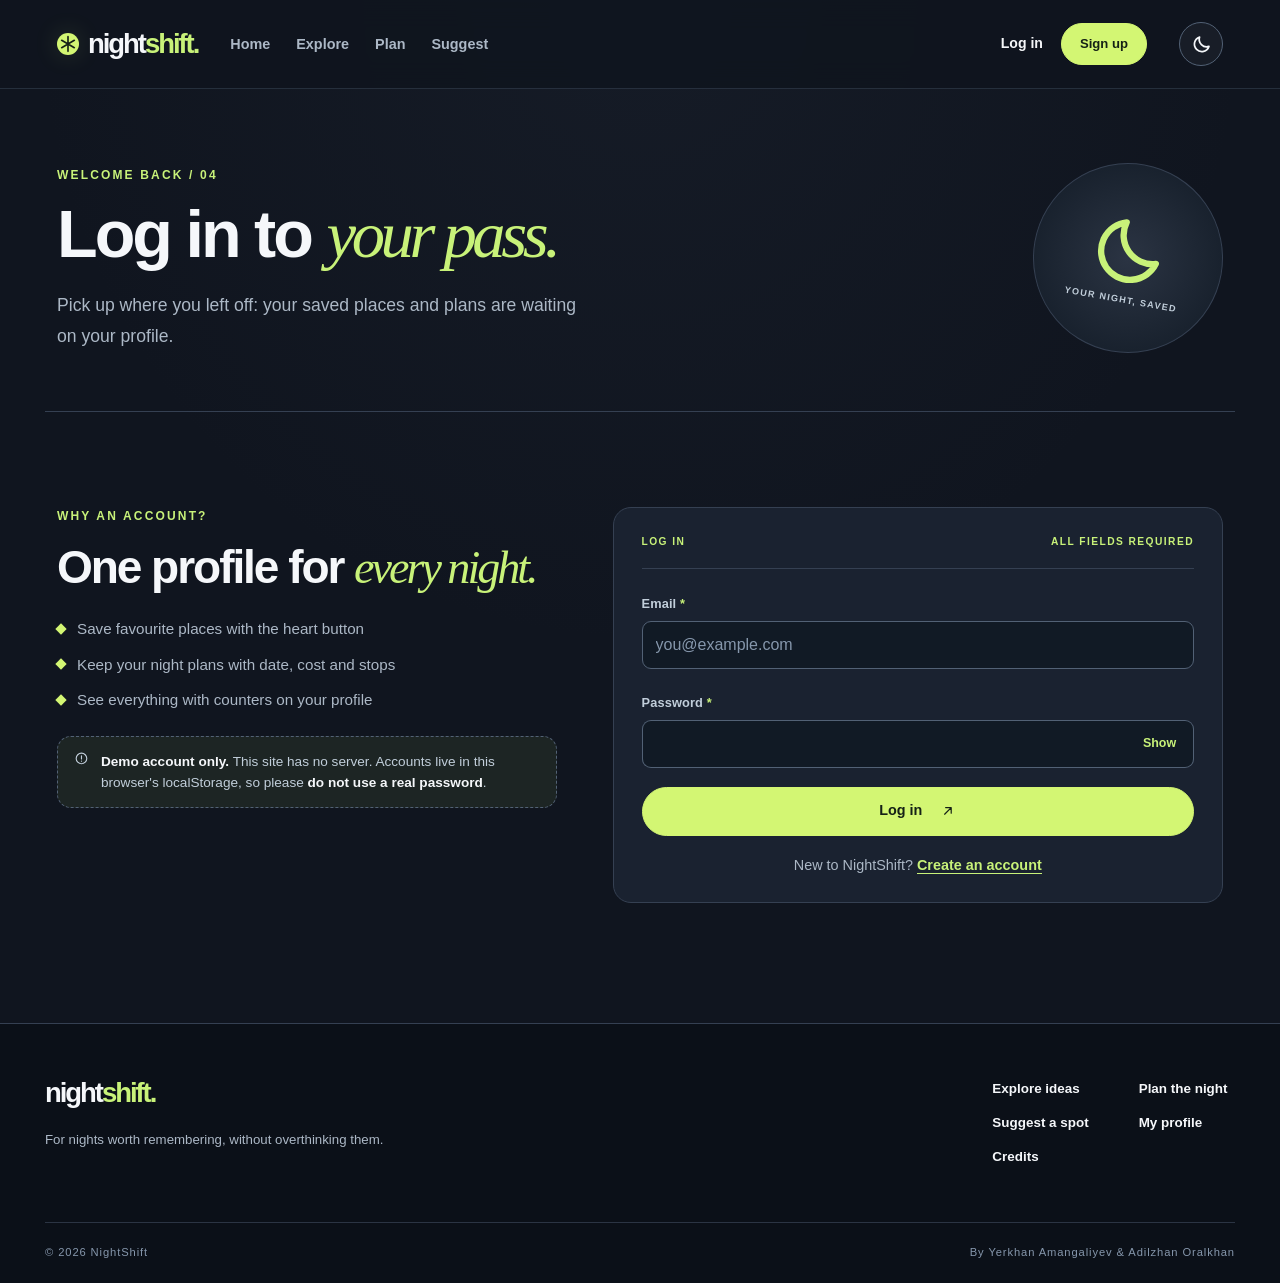
<file: login.html>
<!doctype html>
<html lang="en" data-theme="dark">
  <head>
    <meta charset="UTF-8">
    <meta name="viewport" content="width=device-width, initial-scale=1.0">
    <meta
      name="description"
      content="Log in to your NightShift demo account to see saved places and plans."
>
    <meta name="theme-color" content="#10151f">
    <title>Log in | NightShift</title>
    <link rel="icon" href="images/favicon-32.png" type="image/png" sizes="32x32">
    <link rel="shortcut icon" href="favicon.ico" type="image/x-icon">
    <link rel="apple-touch-icon" href="images/apple-touch-icon.png" sizes="180x180">
    <link rel="stylesheet" href="css/bootstrap.min.css">
    <link rel="stylesheet" href="css/style.css">
    <link rel="stylesheet" href="css/components.css">
    <script>
      (function () {
        try {
          var t = JSON.parse(localStorage.getItem("ns-theme"));
          document.documentElement.dataset.theme =
            t === "light" ? "light" : "dark";
        } catch (e) {
          document.documentElement.dataset.theme = "dark";
        }
      })();
    </script>
    <script defer src="js/jquery.min.js"></script>
    <script defer src="js/data.js"></script>
    <script defer src="js/common.js"></script>
    <script defer src="js/icons.js"></script>
    <script defer src="js/theme.js"></script>
    <script defer src="js/auth.js"></script>
    <script defer src="js/login.js"></script>
  </head>
  <body data-page="login">
    <a href="#main" class="skip-link">Skip to content</a>
    <div class="site-glow" aria-hidden="true"></div>
    <header class="site-header">
      <div class="container nav-shell">
        <a class="brand" href="index.html" aria-label="NightShift home"
          ><span class="brand-mark" data-icon="star"></span>night<span
            >shift.</span
          ></a
        >
        <button
          type="button"
          class="menu-toggle"
          id="menu-toggle"
          aria-expanded="false"
          aria-controls="site-nav"
        >
          <span data-icon="menu"></span><span class="sr-mobile">Menu</span>
        </button>
        <nav class="nav-links" id="site-nav" aria-label="Main navigation">
          <a href="index.html">Home</a><a href="explore.html">Explore</a
          ><a href="compare.html">Plan</a><a href="suggest.html">Suggest</a>
          <div class="nav-account" id="nav-account"></div>
        </nav>
        <button
          type="button"
          class="theme-toggle"
          id="theme-toggle"
          aria-pressed="false"
          aria-label="Night shift is on. Switch to Day shift"
          title="Switch to Day shift"
        >
          <svg class="icon-sun" viewBox="0 0 24 24" aria-hidden="true">
            <circle cx="12" cy="12" r="4.2"></circle>
            <path
              d="M12 2.5v2.2M12 19.3v2.2M2.5 12h2.2M19.3 12h2.2M5.3 5.3l1.6 1.6M17.1 17.1l1.6 1.6M5.3 18.7l1.6-1.6M17.1 6.9l1.6-1.6"
            ></path></svg
          ><svg class="icon-moon" viewBox="0 0 24 24" aria-hidden="true">
            <path
              d="M20.5 14.2A8.5 8.5 0 0 1 9.8 3.5a8.5 8.5 0 1 0 10.7 10.7z"
            ></path>
          </svg>
        </button>
      </div>
    </header>
    <main id="main">
      <section class="page-hero container">
        <div>
          <p class="eyebrow">WELCOME BACK / 04</p>
          <h1>Log in to <em>your pass.</em></h1>
          <p class="lead-text">
            Pick up where you left off: your saved places and plans are waiting
            on your profile.
          </p>
        </div>
        <div class="page-hero-decoration" aria-hidden="true">
          <span data-icon="moon"></span><small>YOUR NIGHT, SAVED</small>
        </div>
      </section>
      <section class="section container auth-layout" aria-label="Log in">
        <div class="auth-aside">
          <p class="eyebrow">WHY AN ACCOUNT?</p>
          <h2>
            One profile for <span class="accent-italic">every night.</span>
          </h2>
          <ul class="perk-list">
            <li>Save favourite places with the heart button</li>
            <li>Keep your night plans with date, cost and stops</li>
            <li>See everything with counters on your profile</li>
          </ul>
          <div class="demo-note">
            <span data-icon="alert"></span>
            <p>
              <strong>Demo account only.</strong> This site has no server.
              Accounts live in this browser's localStorage, so please
              <strong>do not use a real password</strong>.
            </p>
          </div>
        </div>
        <div>
          <form id="login-form" class="form-panel" novalidate>
            <div class="form-kicker">
              <span>LOG IN</span><span>ALL FIELDS REQUIRED</span>
            </div>
            <div class="row g-3">
              <div class="col-12">
                <label class="form-label" for="login-email"
                  >Email <span class="required">*</span></label
                ><input
                  class="form-control"
                  id="login-email"
                  type="email"
                  name="email"
                  autocomplete="email"
                  maxlength="120"
                  placeholder="you@example.com"
                  aria-describedby="login-email-error"
                  required
>
                <div
                  class="field-error"
                  id="login-email-error"
                  aria-live="polite"
                ></div>
              </div>
              <div class="col-12">
                <label class="form-label" for="login-password"
                  >Password <span class="required">*</span></label
                >
                <div class="input-group">
                  <input
                    class="form-control"
                    id="login-password"
                    type="password"
                    autocomplete="current-password"
                    aria-describedby="login-password-error"
                    required
><button
                    type="button"
                    class="pw-toggle"
                    id="login-pw-toggle"
                    aria-pressed="false"
                    aria-label="Show or hide the password"
                  >
                    Show
                  </button>
                </div>
                <div
                  class="field-error"
                  id="login-password-error"
                  aria-live="polite"
                ></div>
              </div>
            </div>
            <button class="btn btn-lime btn-pill full-width" type="submit">
              Log in <span data-icon="arrow"></span>
            </button>
            <p class="auth-switch">
              New to NightShift? <a href="signup.html">Create an account</a>
            </p>
          </form>
        </div>
      </section>
    </main>
    <footer class="site-footer">
      <div class="container footer-main">
        <div>
          <a class="brand" href="index.html">night<span>shift.</span></a>
          <p>For nights worth remembering, without overthinking them.</p>
        </div>
        <div class="footer-links">
          <a href="explore.html">Explore ideas</a
          ><a href="compare.html">Plan the night</a
          ><a href="suggest.html">Suggest a spot</a
          ><a href="profile.html">My profile</a
          ><a href="credits.html">Credits</a>
        </div>
      </div>
      <div class="container footer-bottom">
        <span>© 2026 NightShift</span
        ><span>By Yerkhan Amangaliyev &amp; Adilzhan Oralkhan</span>
      </div>
    </footer>
  </body>
</html>
</file>
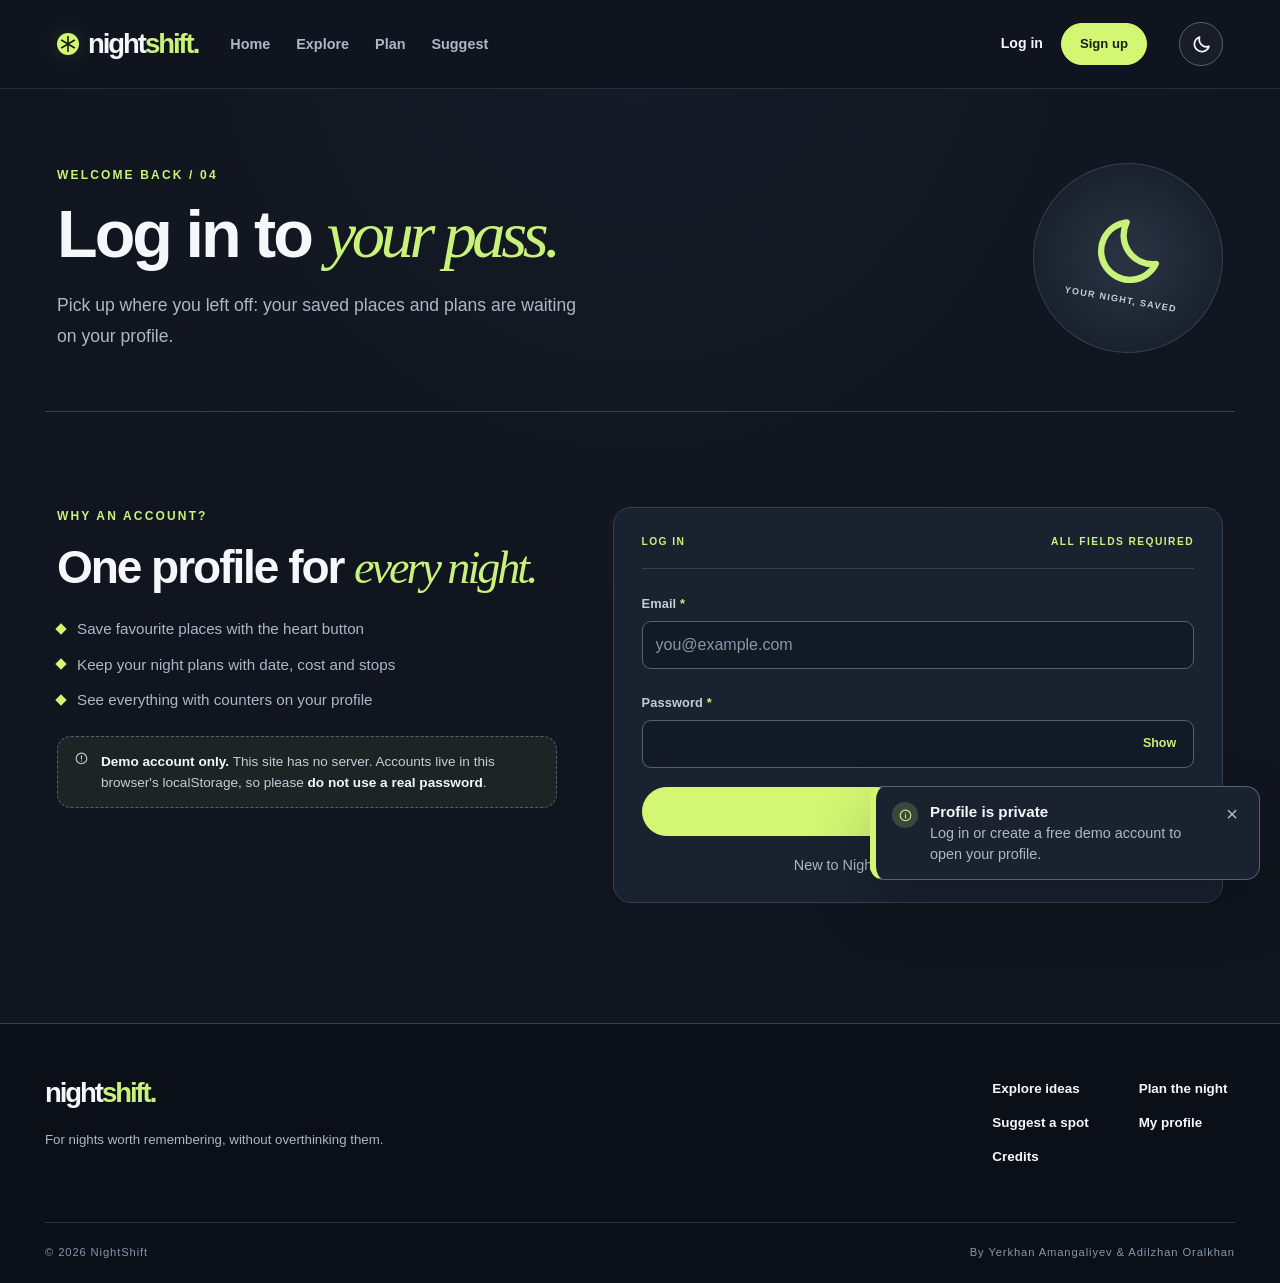
<file: profile.html>
<!doctype html>
<html lang="en" data-theme="dark">
  <head>
    <meta charset="UTF-8">
    <meta name="viewport" content="width=device-width, initial-scale=1.0">
    <meta
      name="description"
      content="Your NightShift Night Pass with saved places, plans and ideas."
>
    <meta name="theme-color" content="#10151f">
    <title>My profile | NightShift</title>
    <link rel="icon" href="images/favicon-32.png" type="image/png" sizes="32x32">
    <link rel="shortcut icon" href="favicon.ico" type="image/x-icon">
    <link rel="apple-touch-icon" href="images/apple-touch-icon.png" sizes="180x180">
    <link rel="stylesheet" href="css/bootstrap.min.css">
    <link rel="stylesheet" href="css/style.css">
    <link rel="stylesheet" href="css/components.css">
    <script>
      (function () {
        try {
          var t = JSON.parse(localStorage.getItem("ns-theme"));
          document.documentElement.dataset.theme =
            t === "light" ? "light" : "dark";
        } catch (e) {
          document.documentElement.dataset.theme = "dark";
        }
      })();
    </script>
    <script defer src="js/jquery.min.js"></script>
    <script defer src="js/data.js"></script>
    <script defer src="js/common.js"></script>
    <script defer src="js/icons.js"></script>
    <script defer src="js/theme.js"></script>
    <script defer src="js/auth.js"></script>
    <script defer src="js/profile.js"></script>
  </head>
  <body data-page="profile">
    <a href="#main" class="skip-link">Skip to content</a>
    <div class="site-glow" aria-hidden="true"></div>
    <header class="site-header">
      <div class="container nav-shell">
        <a class="brand" href="index.html" aria-label="NightShift home"
          ><span class="brand-mark" data-icon="star"></span>night<span
            >shift.</span
          ></a
        >
        <button
          type="button"
          class="menu-toggle"
          id="menu-toggle"
          aria-expanded="false"
          aria-controls="site-nav"
        >
          <span data-icon="menu"></span><span class="sr-mobile">Menu</span>
        </button>
        <nav class="nav-links" id="site-nav" aria-label="Main navigation">
          <a href="index.html">Home</a><a href="explore.html">Explore</a
          ><a href="compare.html">Plan</a><a href="suggest.html">Suggest</a>
          <div class="nav-account" id="nav-account"></div>
        </nav>
        <button
          type="button"
          class="theme-toggle"
          id="theme-toggle"
          aria-pressed="false"
          aria-label="Night shift is on. Switch to Day shift"
          title="Switch to Day shift"
        >
          <svg class="icon-sun" viewBox="0 0 24 24" aria-hidden="true">
            <circle cx="12" cy="12" r="4.2"></circle>
            <path
              d="M12 2.5v2.2M12 19.3v2.2M2.5 12h2.2M19.3 12h2.2M5.3 5.3l1.6 1.6M17.1 17.1l1.6 1.6M5.3 18.7l1.6-1.6M17.1 6.9l1.6-1.6"
            ></path></svg
          ><svg class="icon-moon" viewBox="0 0 24 24" aria-hidden="true">
            <path
              d="M20.5 14.2A8.5 8.5 0 0 1 9.8 3.5a8.5 8.5 0 1 0 10.7 10.7z"
            ></path>
          </svg>
        </button>
      </div>
    </header>
    <main id="main">
      <section class="section container profile-top" aria-label="Your profile">
        <div class="pass-card">
          <div class="pass-main">
            <div class="pass-avatar" id="pass-avatar" aria-hidden="true"></div>
            <div>
              <p class="eyebrow">YOUR NIGHT PASS</p>
              <h1 id="pass-name">Your profile</h1>
              <p id="pass-email"></p>
              <p id="pass-since"></p>
            </div>
          </div>
          <div class="pass-stub">
            <div>
              <small>PASS NO.</small>
              <div class="pass-number" id="pass-number"></div>
            </div>
            <div class="pass-bars" aria-hidden="true"></div>
          </div>
        </div>
        <div class="row g-3 mt-1">
          <div class="col-6 col-md-3">
            <div class="stat-box">
              <span>SAVED PLACES</span><strong id="stat-places">0</strong>
            </div>
          </div>
          <div class="col-6 col-md-3">
            <div class="stat-box">
              <span>SAVED PLANS</span><strong id="stat-plans">0</strong>
            </div>
          </div>
          <div class="col-6 col-md-3">
            <div class="stat-box">
              <span>IDEAS SHARED</span><strong id="stat-ideas">0</strong>
            </div>
          </div>
          <div class="col-6 col-md-3">
            <div class="stat-box">
              <span>TOTAL PLANNED</span><strong id="stat-total">₸0</strong>
            </div>
          </div>
        </div>

        <div class="profile-block">
          <div class="block-head">
            <div>
              <p class="eyebrow">01 / SAVED PLACES</p>
              <h2>Places you love</h2>
            </div>
            <div class="account-actions">
              <a class="section-link" href="explore.html"
                >Find more <span data-icon="arrow"></span></a
              ><button type="button" class="mini-btn" id="clear-places">
                Clear all
              </button>
            </div>
          </div>
          <div id="places-grid" class="saved-grid" aria-live="polite"></div>
          <div class="empty-box" id="places-empty" hidden>
            <strong>No saved places yet.</strong>
            <p>
              Tap the heart button on any idea in Explore and it will appear
              here.
            </p>
            <a class="btn btn-lime btn-pill" href="explore.html"
              >Explore ideas <span data-icon="arrow"></span
            ></a>
          </div>
        </div>

        <div class="profile-block">
          <div class="block-head">
            <div>
              <p class="eyebrow">02 / SAVED PLANS</p>
              <h2>Your planned nights</h2>
            </div>
            <div class="account-actions">
              <a class="section-link" href="compare.html"
                >New plan <span data-icon="arrow"></span></a
              ><button type="button" class="mini-btn" id="clear-plans">
                Clear all
              </button>
            </div>
          </div>
          <div id="plans-list" class="plan-list" aria-live="polite"></div>
          <div class="empty-box" id="plans-empty" hidden>
            <strong>No saved plans yet.</strong>
            <p>
              Build an evening in the planner and press Save: it will show up
              here with its cost and stops.
            </p>
            <a class="btn btn-lime btn-pill" href="compare.html"
              >Plan a night <span data-icon="arrow"></span
            ></a>
          </div>
        </div>

        <div class="profile-block">
          <div class="block-head">
            <div>
              <p class="eyebrow">03 / SHARED IDEAS</p>
              <h2>Spots you suggested</h2>
            </div>
            <div class="account-actions">
              <a class="section-link" href="suggest.html"
                >Share an idea <span data-icon="arrow"></span></a
              ><button type="button" class="mini-btn" id="clear-ideas">
                Clear all
              </button>
            </div>
          </div>
          <div
            id="ideas-list"
            class="suggestions-list"
            aria-live="polite"
          ></div>
          <div class="empty-box" id="ideas-empty" hidden>
            <strong>No ideas shared yet.</strong>
            <p>
              Know a place we would love? Tell us about it on the Suggest page.
            </p>
            <a class="btn btn-lime btn-pill" href="suggest.html"
              >Suggest a spot <span data-icon="arrow"></span
            ></a>
          </div>
        </div>
        <div class="profile-block">
          <div class="block-head">
            <div>
              <p class="eyebrow">04 / ACCOUNT</p>
              <h2>Settings</h2>
            </div>
          </div>
          <div class="row g-4">
            <div class="col-12 col-lg-6">
              <form id="rename-form" class="form-panel" novalidate>
                <label class="form-label" for="rename-name">Display name</label
                ><input
                  class="form-control"
                  id="rename-name"
                  name="name"
                  maxlength="50"
                  autocomplete="name"
                  aria-describedby="rename-name-error"
>
                <div
                  class="field-error"
                  id="rename-name-error"
                  aria-live="polite"
                ></div>
                <button class="btn btn-lime btn-pill full-width" type="submit">
                  Save name
                </button>
              </form>
            </div>
            <div class="col-12 col-lg-6">
              <div class="form-panel">
                <p class="form-label">Session</p>
                <p class="minor">
                  Log out on this device, or delete this demo account together
                  with its saved places, plans and ideas.
                </p>
                <div class="account-actions">
                  <button
                    type="button"
                    class="btn btn-ghost btn-pill"
                    id="profile-logout"
                  >
                    Log out</button
                  ><button type="button" class="mini-btn" id="delete-account">
                    Delete account
                  </button>
                </div>
              </div>
            </div>
          </div>
        </div>
      </section>
    </main>
    <footer class="site-footer">
      <div class="container footer-main">
        <div>
          <a class="brand" href="index.html">night<span>shift.</span></a>
          <p>For nights worth remembering, without overthinking them.</p>
        </div>
        <div class="footer-links">
          <a href="explore.html">Explore ideas</a
          ><a href="compare.html">Plan the night</a
          ><a href="suggest.html">Suggest a spot</a
          ><a href="profile.html">My profile</a
          ><a href="credits.html">Credits</a>
        </div>
      </div>
      <div class="container footer-bottom">
        <span>© 2026 NightShift</span
        ><span>By Yerkhan Amangaliyev &amp; Adilzhan Oralkhan</span>
      </div>
    </footer>
  </body>
</html>
</file>
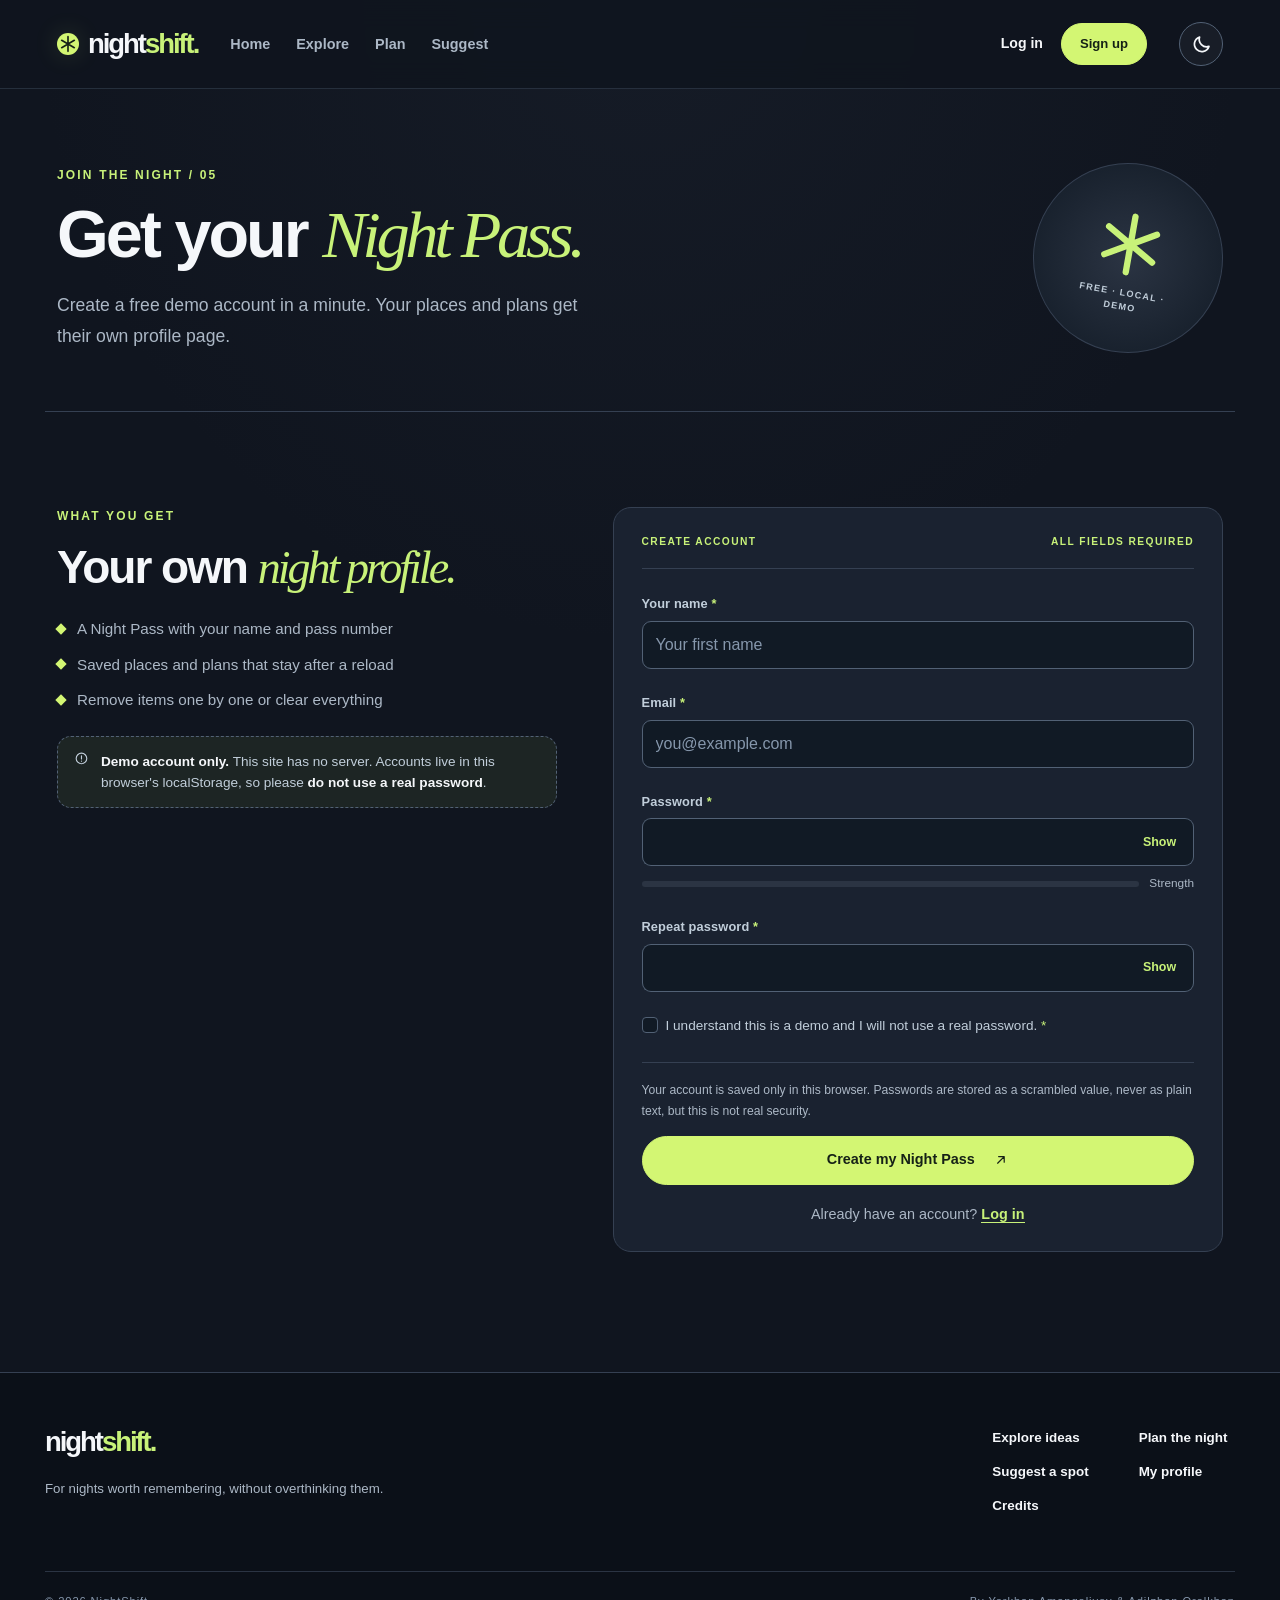
<file: signup.html>
<!doctype html>
<html lang="en" data-theme="dark">
  <head>
    <meta charset="UTF-8">
    <meta name="viewport" content="width=device-width, initial-scale=1.0">
    <meta
      name="description"
      content="Create a free NightShift demo account to keep your places and plans on a profile."
>
    <meta name="theme-color" content="#10151f">
    <title>Sign up | NightShift</title>
    <link rel="icon" href="images/favicon-32.png" type="image/png" sizes="32x32">
    <link rel="shortcut icon" href="favicon.ico" type="image/x-icon">
    <link rel="apple-touch-icon" href="images/apple-touch-icon.png" sizes="180x180">
    <link rel="stylesheet" href="css/bootstrap.min.css">
    <link rel="stylesheet" href="css/style.css">
    <link rel="stylesheet" href="css/components.css">
    <script>
      (function () {
        try {
          var t = JSON.parse(localStorage.getItem("ns-theme"));
          document.documentElement.dataset.theme =
            t === "light" ? "light" : "dark";
        } catch (e) {
          document.documentElement.dataset.theme = "dark";
        }
      })();
    </script>
    <script defer src="js/jquery.min.js"></script>
    <script defer src="js/data.js"></script>
    <script defer src="js/common.js"></script>
    <script defer src="js/icons.js"></script>
    <script defer src="js/theme.js"></script>
    <script defer src="js/auth.js"></script>
    <script defer src="js/signup.js"></script>
  </head>
  <body data-page="signup">
    <a href="#main" class="skip-link">Skip to content</a>
    <div class="site-glow" aria-hidden="true"></div>
    <header class="site-header">
      <div class="container nav-shell">
        <a class="brand" href="index.html" aria-label="NightShift home"
          ><span class="brand-mark" data-icon="star"></span>night<span
            >shift.</span
          ></a
        >
        <button
          type="button"
          class="menu-toggle"
          id="menu-toggle"
          aria-expanded="false"
          aria-controls="site-nav"
        >
          <span data-icon="menu"></span><span class="sr-mobile">Menu</span>
        </button>
        <nav class="nav-links" id="site-nav" aria-label="Main navigation">
          <a href="index.html">Home</a><a href="explore.html">Explore</a
          ><a href="compare.html">Plan</a><a href="suggest.html">Suggest</a>
          <div class="nav-account" id="nav-account"></div>
        </nav>
        <button
          type="button"
          class="theme-toggle"
          id="theme-toggle"
          aria-pressed="false"
          aria-label="Night shift is on. Switch to Day shift"
          title="Switch to Day shift"
        >
          <svg class="icon-sun" viewBox="0 0 24 24" aria-hidden="true">
            <circle cx="12" cy="12" r="4.2"></circle>
            <path
              d="M12 2.5v2.2M12 19.3v2.2M2.5 12h2.2M19.3 12h2.2M5.3 5.3l1.6 1.6M17.1 17.1l1.6 1.6M5.3 18.7l1.6-1.6M17.1 6.9l1.6-1.6"
            ></path></svg
          ><svg class="icon-moon" viewBox="0 0 24 24" aria-hidden="true">
            <path
              d="M20.5 14.2A8.5 8.5 0 0 1 9.8 3.5a8.5 8.5 0 1 0 10.7 10.7z"
            ></path>
          </svg>
        </button>
      </div>
    </header>
    <main id="main">
      <section class="page-hero container">
        <div>
          <p class="eyebrow">JOIN THE NIGHT / 05</p>
          <h1>Get your <em>Night Pass.</em></h1>
          <p class="lead-text">
            Create a free demo account in a minute. Your places and plans get
            their own profile page.
          </p>
        </div>
        <div class="page-hero-decoration" aria-hidden="true">
          <span data-icon="star"></span><small>FREE · LOCAL · DEMO</small>
        </div>
      </section>
      <section class="section container auth-layout" aria-label="Sign up">
        <div class="auth-aside">
          <p class="eyebrow">WHAT YOU GET</p>
          <h2>Your own <span class="accent-italic">night profile.</span></h2>
          <ul class="perk-list">
            <li>A Night Pass with your name and pass number</li>
            <li>Saved places and plans that stay after a reload</li>
            <li>Remove items one by one or clear everything</li>
          </ul>
          <div class="demo-note">
            <span data-icon="alert"></span>
            <p>
              <strong>Demo account only.</strong> This site has no server.
              Accounts live in this browser's localStorage, so please
              <strong>do not use a real password</strong>.
            </p>
          </div>
        </div>
        <div>
          <form id="signup-form" class="form-panel" novalidate>
            <div class="form-kicker">
              <span>CREATE ACCOUNT</span><span>ALL FIELDS REQUIRED</span>
            </div>
            <div class="row g-3">
              <div class="col-12">
                <label class="form-label" for="signup-name"
                  >Your name <span class="required">*</span></label
                ><input
                  class="form-control"
                  id="signup-name"
                  name="name"
                  autocomplete="name"
                  maxlength="50"
                  placeholder="Your first name"
                  aria-describedby="signup-name-error"
                  required
>
                <div
                  class="field-error"
                  id="signup-name-error"
                  aria-live="polite"
                ></div>
              </div>
              <div class="col-12">
                <label class="form-label" for="signup-email"
                  >Email <span class="required">*</span></label
                ><input
                  class="form-control"
                  id="signup-email"
                  type="email"
                  name="email"
                  autocomplete="email"
                  maxlength="120"
                  placeholder="you@example.com"
                  aria-describedby="signup-email-error"
                  required
>
                <div
                  class="field-error"
                  id="signup-email-error"
                  aria-live="polite"
                ></div>
              </div>
              <div class="col-12">
                <label class="form-label" for="signup-password"
                  >Password <span class="required">*</span></label
                >
                <div class="input-group">
                  <input
                    class="form-control"
                    id="signup-password"
                    type="password"
                    autocomplete="new-password"
                    aria-describedby="signup-password-error"
                    required
><button
                    type="button"
                    class="pw-toggle"
                    id="signup-pw-toggle"
                    aria-pressed="false"
                    aria-label="Show or hide the password"
                  >
                    Show
                  </button>
                </div>
                <div class="strength">
                  <div
                    class="strength-bar"
                    id="strength-bar"
                    data-level="0"
                    aria-hidden="true"
                  >
                    <span></span>
                  </div>
                  <span id="strength-text" aria-live="polite">Strength</span>
                </div>
                <div
                  class="field-error"
                  id="signup-password-error"
                  aria-live="polite"
                ></div>
              </div>
              <div class="col-12">
                <label class="form-label" for="signup-confirm"
                  >Repeat password <span class="required">*</span></label
                >
                <div class="input-group">
                  <input
                    class="form-control"
                    id="signup-confirm"
                    type="password"
                    autocomplete="new-password"
                    aria-describedby="signup-confirm-error"
                    required
><button
                    type="button"
                    class="pw-toggle"
                    id="signup-confirm-toggle"
                    aria-pressed="false"
                    aria-label="Show or hide the password"
                  >
                    Show
                  </button>
                </div>
                <div
                  class="field-error"
                  id="signup-confirm-error"
                  aria-live="polite"
                ></div>
              </div>
              <div class="col-12">
                <div class="form-check">
                  <input
                    class="form-check-input"
                    type="checkbox"
                    id="signup-agree"
                    data-label="Demo confirmation"
                    aria-describedby="signup-agree-error"
                    required
><label class="form-check-label" for="signup-agree"
                    >I understand this is a demo and I will not use a real
                    password. <span class="required">*</span></label
                  >
                </div>
                <div
                  class="field-error"
                  id="signup-agree-error"
                  aria-live="polite"
                ></div>
              </div>
            </div>
            <div class="form-legal">
              Your account is saved only in this browser. Passwords are stored
              as a scrambled value, never as plain text, but this is not real
              security.
            </div>
            <button class="btn btn-lime btn-pill full-width" type="submit">
              Create my Night Pass <span data-icon="arrow"></span>
            </button>
            <p class="auth-switch">
              Already have an account? <a href="login.html">Log in</a>
            </p>
          </form>
        </div>
      </section>
    </main>
    <footer class="site-footer">
      <div class="container footer-main">
        <div>
          <a class="brand" href="index.html">night<span>shift.</span></a>
          <p>For nights worth remembering, without overthinking them.</p>
        </div>
        <div class="footer-links">
          <a href="explore.html">Explore ideas</a
          ><a href="compare.html">Plan the night</a
          ><a href="suggest.html">Suggest a spot</a
          ><a href="profile.html">My profile</a
          ><a href="credits.html">Credits</a>
        </div>
      </div>
      <div class="container footer-bottom">
        <span>© 2026 NightShift</span
        ><span>By Yerkhan Amangaliyev &amp; Adilzhan Oralkhan</span>
      </div>
    </footer>
  </body>
</html>
</file>
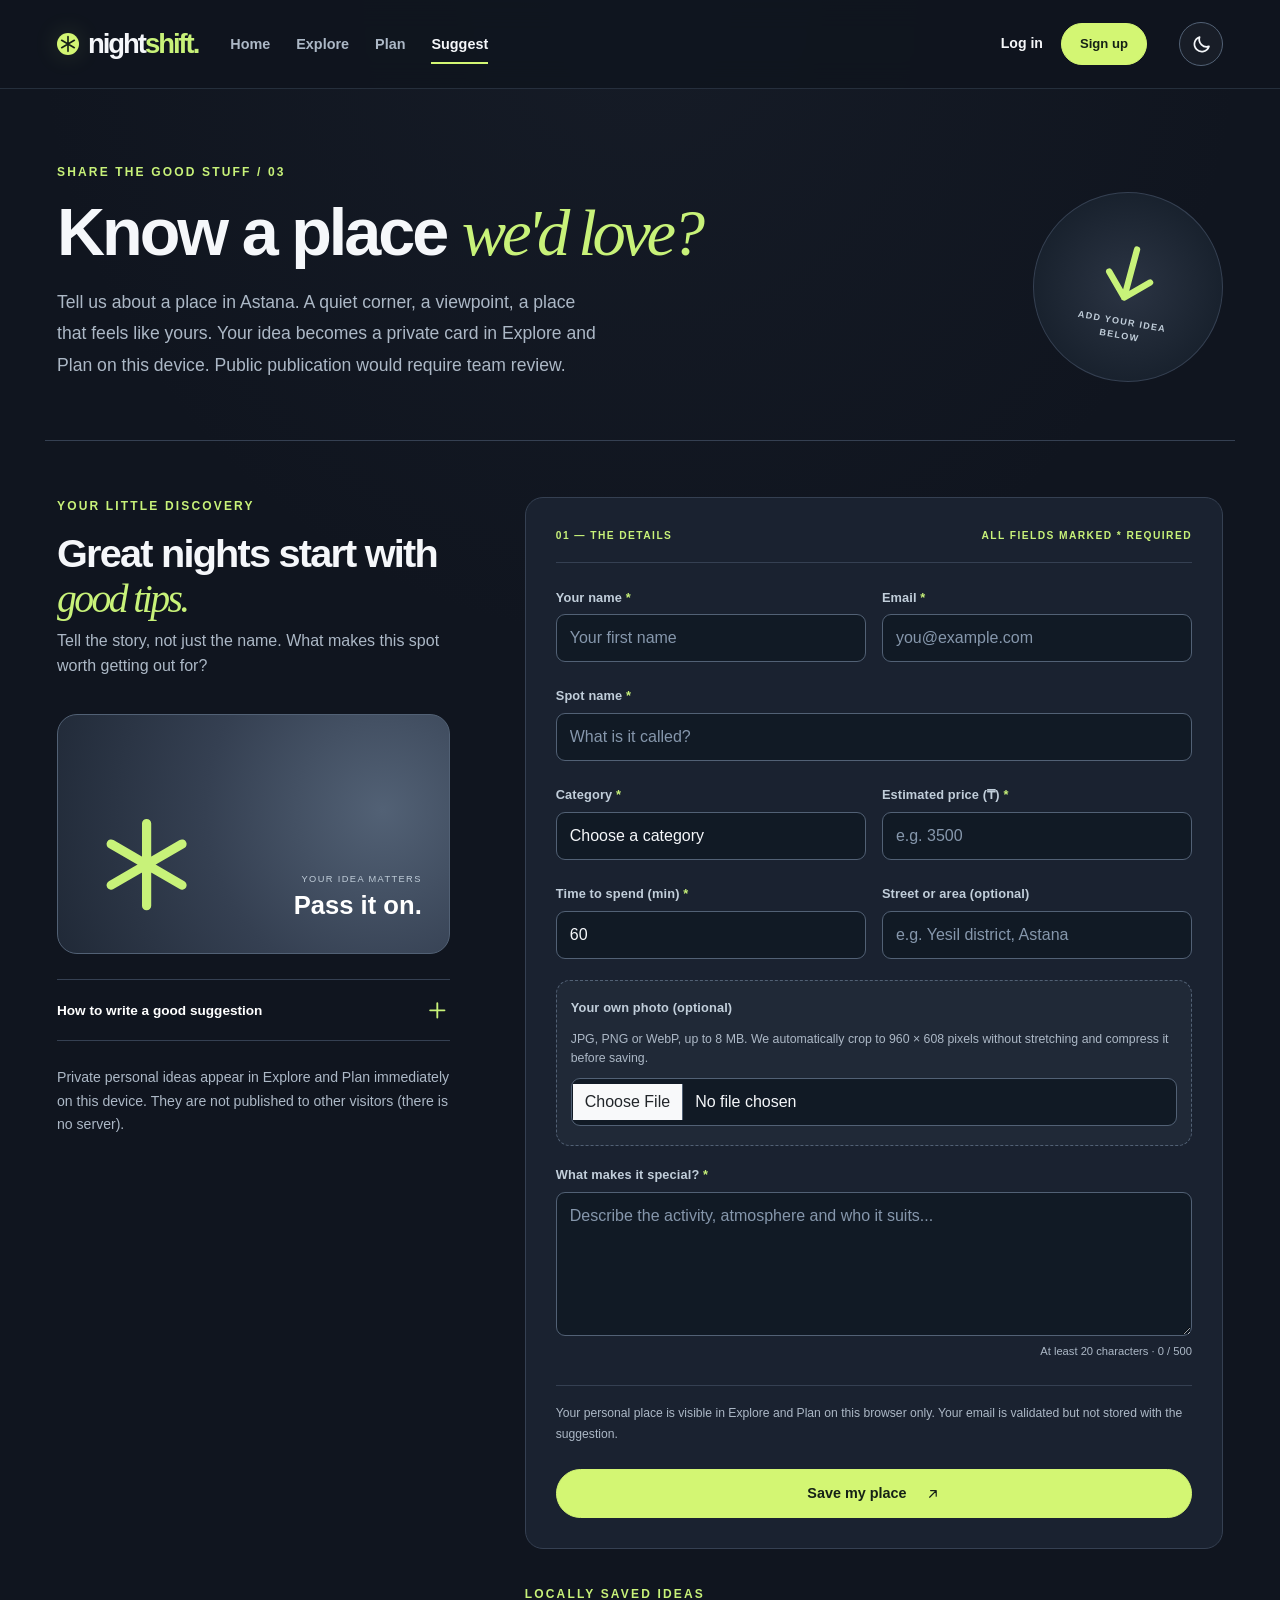
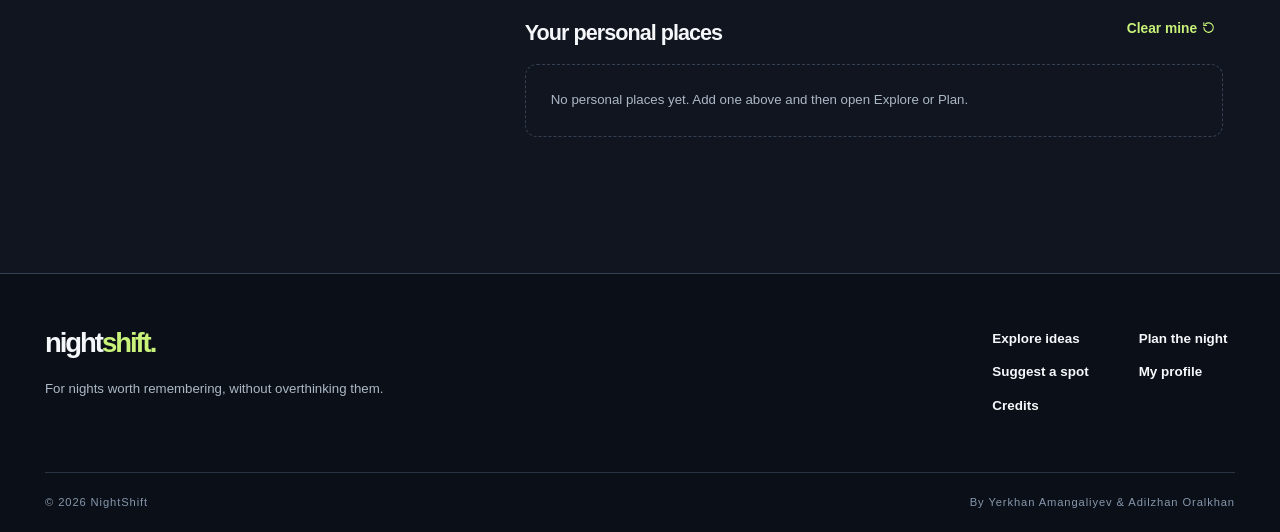
<file: suggest.html>
<!doctype html>
<html lang="en" data-theme="dark">
  <head>
    <meta charset="UTF-8">
    <meta name="viewport" content="width=device-width, initial-scale=1.0">
    <meta
      name="description"
      content="Suggest a place in Astana for NightShift and see your saved ideas."
>
    <meta name="theme-color" content="#10151f">
    <title>Suggest a spot | NightShift</title>
    <link rel="icon" href="images/favicon-32.png" type="image/png" sizes="32x32">
    <link rel="shortcut icon" href="favicon.ico" type="image/x-icon">
    <link rel="apple-touch-icon" href="images/apple-touch-icon.png" sizes="180x180">
    <link rel="stylesheet" href="css/bootstrap.min.css">
    <link rel="stylesheet" href="css/style.css">
    <link rel="stylesheet" href="css/components.css">
    <script>
      (function () {
        try {
          var t = JSON.parse(localStorage.getItem("ns-theme"));
          document.documentElement.dataset.theme =
            t === "light" ? "light" : "dark";
        } catch (e) {
          document.documentElement.dataset.theme = "dark";
        }
      })();
    </script>
    <script defer src="js/jquery.min.js"></script>
    <script defer src="js/data.js"></script>
    <script defer src="js/common.js"></script>
    <script defer src="js/icons.js"></script>
    <script defer src="js/theme.js"></script>
    <script defer src="js/auth.js"></script>
    <script defer src="js/suggest.js"></script>
  </head>
  <body data-page="suggest">
    <a href="#main" class="skip-link">Skip to content</a>
    <div class="site-glow" aria-hidden="true"></div>
    <header class="site-header">
      <div class="container nav-shell">
        <a class="brand" href="index.html" aria-label="NightShift home"
          ><span class="brand-mark" data-icon="star"></span>night<span
            >shift.</span
          ></a
        >
        <button
          type="button"
          class="menu-toggle"
          id="menu-toggle"
          aria-expanded="false"
          aria-controls="site-nav"
        >
          <span data-icon="menu"></span><span class="sr-mobile">Menu</span>
        </button>
        <nav class="nav-links" id="site-nav" aria-label="Main navigation">
          <a href="index.html">Home</a><a href="explore.html">Explore</a
          ><a href="compare.html">Plan</a
          ><a href="suggest.html" aria-current="page">Suggest</a>
          <div class="nav-account" id="nav-account"></div>
        </nav>
        <button
          type="button"
          class="theme-toggle"
          id="theme-toggle"
          aria-pressed="false"
          aria-label="Night shift is on. Switch to Day shift"
          title="Switch to Day shift"
        >
          <svg class="icon-sun" viewBox="0 0 24 24" aria-hidden="true">
            <circle cx="12" cy="12" r="4.2"></circle>
            <path
              d="M12 2.5v2.2M12 19.3v2.2M2.5 12h2.2M19.3 12h2.2M5.3 5.3l1.6 1.6M17.1 17.1l1.6 1.6M5.3 18.7l1.6-1.6M17.1 6.9l1.6-1.6"
            ></path></svg
          ><svg class="icon-moon" viewBox="0 0 24 24" aria-hidden="true">
            <path
              d="M20.5 14.2A8.5 8.5 0 0 1 9.8 3.5a8.5 8.5 0 1 0 10.7 10.7z"
            ></path>
          </svg>
        </button>
      </div>
    </header>
    <main id="main">
      <section class="page-hero page-hero--suggest container">
        <div>
          <p class="eyebrow">SHARE THE GOOD STUFF / 03</p>
          <h1>Know a place <em>we'd love?</em></h1>
          <p class="lead-text">
            Tell us about a place in Astana. A quiet corner, a viewpoint, a
            place that feels like yours. Your idea becomes a private card in Explore and Plan on this device. Public publication would require team review.
          </p>
        </div>
        <div class="page-hero-decoration" aria-hidden="true">
          <span data-icon="arrow"></span
          ><small>ADD YOUR IDEA BELOW</small>
        </div>
      </section>
      <section
        class="section container suggest-layout"
        aria-label="Suggest an idea"
      >
        <div class="suggest-aside">
          <p class="eyebrow">YOUR LITTLE DISCOVERY</p>
          <h2>
            Great nights start with
            <span class="accent-italic">good tips.</span>
          </h2>
          <p>
            Tell the story, not just the name. What makes this spot worth
            getting out for?
          </p>
          <div class="aside-art">
            <span data-icon="star"></span>
            <div>
              <small>YOUR IDEA MATTERS</small><strong>Pass it on.</strong>
            </div>
          </div>
          <div class="tip-box">
            <button
              type="button"
              id="tips-toggle"
              class="tips-toggle"
              aria-controls="tips-content"
              aria-expanded="false"
            >
              How to write a good suggestion <span data-icon="plus"></span>
            </button>
            <div id="tips-content" hidden>
              <p>
                Give the spot a clear name, choose its vibe, and describe the
                activity and who would enjoy it. Please avoid sharing sensitive
                personal information.
              </p>
            </div>
          </div>
          <p class="small-note">
            Private personal ideas appear in Explore and Plan immediately on this device.
            They are not published to other visitors (there is no server).
          </p>
        </div>
        <div>
          <form id="suggest-form" class="form-panel suggest-form" novalidate>
            <div class="form-kicker">
              <span>01 — THE DETAILS</span
              ><span>ALL FIELDS MARKED * REQUIRED</span>
            </div>
            <div class="row g-3">
              <div class="col-12 col-md-6">
                <label class="form-label" for="visitor-name"
                  >Your name <span class="required">*</span></label
                ><input
                  class="form-control"
                  id="visitor-name"
                  name="visitorName"
                  autocomplete="name"
                  maxlength="60"
                  placeholder="Your first name"
                  aria-describedby="visitor-name-error"
                  required
>
                <div
                  class="field-error"
                  id="visitor-name-error"
                  aria-live="polite"
                ></div>
              </div>
              <div class="col-12 col-md-6">
                <label class="form-label" for="email"
                  >Email <span class="required">*</span></label
                ><input
                  class="form-control"
                  type="email"
                  id="email"
                  name="email"
                  autocomplete="email"
                  maxlength="120"
                  placeholder="you@example.com"
                  aria-describedby="email-error"
                  required
>
                <div
                  class="field-error"
                  id="email-error"
                  aria-live="polite"
                ></div>
              </div>
              <div class="col-12">
                <label class="form-label" for="spot-name"
                  >Spot name <span class="required">*</span></label
                ><input
                  class="form-control"
                  id="spot-name"
                  name="spotName"
                  minlength="2"
                  maxlength="80"
                  placeholder="What is it called?"
                  aria-describedby="spot-name-error"
                  required
>
                <div
                  class="field-error"
                  id="spot-name-error"
                  aria-live="polite"
                ></div>
              </div>
              <div class="col-12 col-md-6">
                <label class="form-label" for="category"
                  >Category <span class="required">*</span></label
                ><select
                  class="form-select"
                  id="category"
                  name="category"
                  aria-describedby="category-error"
                  required
                >
                  <option value="">Choose a category</option>
                  <option value="slow">Slow down</option>
                  <option value="social">Get together</option>
                  <option value="outside">Step outside</option>
                </select>
                <div
                  class="field-error"
                  id="category-error"
                  aria-live="polite"
                ></div>
              </div>
              <div class="col-12 col-md-6">
                <label class="form-label" for="spot-budget"
                  >Estimated price (₸) <span class="required">*</span></label
                ><input
                  class="form-control"
                  type="number"
                  id="spot-budget"
                  name="spotBudget"
                  min="0"
                  max="50000"
                  step="100"
                  placeholder="e.g. 3500"
                  aria-describedby="spot-budget-error"
                  required
>
                <div
                  class="field-error"
                  id="spot-budget-error"
                  aria-live="polite"
                ></div>
              </div>
              <div class="col-12 col-md-6">
                <label class="form-label" for="spot-minutes">Time to spend (min) <span class="required">*</span></label>
                <input id="spot-minutes" class="form-control" type="number" name="spotMinutes" min="15" max="360" step="5" value="60" aria-describedby="spot-minutes-error" required>
                <div id="spot-minutes-error" class="field-error" aria-live="polite"></div>
              </div>
              <div class="col-12 col-md-6">
                <label class="form-label" for="spot-address">Street or area (optional)</label>
                <input id="spot-address" class="form-control" type="text" name="spotAddress" maxlength="120" placeholder="e.g. Yesil district, Astana" aria-describedby="spot-address-error">
                <div id="spot-address-error" class="field-error" aria-live="polite"></div>
              </div>
              <div class="col-12">
                <div class="suggest-photo-wrap">
                  <label class="form-label" for="spot-photo">Your own photo (optional)</label>
                  <p class="upload-explain">JPG, PNG or WebP, up to 8 MB. We automatically crop to 960 × 608 pixels without stretching and compress it before saving.</p>
                  <input id="spot-photo" class="form-control" type="file" accept="image/jpeg,image/png,image/webp" aria-describedby="spot-photo-error">
                  <div id="spot-photo-error" class="field-error" aria-live="polite"></div>
                  <div class="suggest-preview" id="spot-photo-preview" hidden><img id="spot-photo-preview-img" alt="Preview of the cropped personal place photo"></div>
                </div>
              </div>
              <div class="col-12">
                <label class="form-label" for="reason"
                  >What makes it special? <span class="required">*</span></label
                ><textarea
                  class="form-control"
                  id="reason"
                  name="reason"
                  rows="5"
                  minlength="20"
                  maxlength="500"
                  placeholder="Describe the activity, atmosphere and who it suits..."
                  aria-describedby="reason-error reason-help"
                  required
                ></textarea>
                <div class="character-count" id="reason-help">
                  At least 20 characters · <span id="reason-count">0</span> /
                  500
                </div>
                <div
                  class="field-error"
                  id="reason-error"
                  aria-live="polite"
                ></div>
              </div>
            </div>
            <div class="form-legal">
              Your personal place is visible in Explore and Plan on this browser only.
              Your email is validated but not stored with the suggestion.
            </div>
            <button class="btn btn-lime btn-pill full-width" type="submit">
              Save my place <span data-icon="arrow"></span>
            </button>
          </form>
          <div
            id="suggest-success"
            class="save-message large-message"
            role="status"
            aria-live="polite"
            hidden
          ></div>
          <div class="my-suggestions">
            <div class="my-suggestions-head">
              <div>
                <p class="eyebrow">LOCALLY SAVED IDEAS</p>
                <h2>Your personal places</h2>
              </div>
              <button class="text-button" id="clear-suggestions" type="button">
                Clear mine <span data-icon="reset"></span>
              </button>
            </div>
            <div
              id="suggestions-list"
              class="suggestions-list"
              aria-live="polite"
            ></div>
          </div>
        </div>
      </section>
    </main>
    <footer class="site-footer">
      <div class="container footer-main">
        <div>
          <a class="brand" href="index.html">night<span>shift.</span></a>
          <p>For nights worth remembering, without overthinking them.</p>
        </div>
        <div class="footer-links">
          <a href="explore.html">Explore ideas</a
          ><a href="compare.html">Plan the night</a
          ><a href="suggest.html">Suggest a spot</a
          ><a href="profile.html">My profile</a
          ><a href="credits.html">Credits</a>
        </div>
      </div>
      <div class="container footer-bottom">
        <span>© 2026 NightShift</span
        ><span>By Yerkhan Amangaliyev &amp; Adilzhan Oralkhan</span>
      </div>
    </footer>
  </body>
</html>
</file>
<file: css/components.css>
/* =====================================================
   NIGHTSHIFT FINAL — components added after the Endterm
   1. Sticky header + mobile menu
   2. Theme toggle (Day shift / Night shift)
   3. Toast notifications
   4. Account pages (Sign Up, Log In)
   5. Profile page ("Night Pass", saved places, saved plans)
   6. Home call-to-action, credits page, small helpers
   All colours come from the CSS variables defined in style.css.
   ===================================================== */

/* ---------- 1. Header: always visible while scrolling ---------- */
.site-header {
  position: sticky;
  top: 0;
  z-index: 50;
  background: color-mix(in srgb, var(--bg) 92%, transparent);
  border-bottom: 1px solid
    color-mix(in srgb, var(--line-strong) 35%, transparent);
  -webkit-backdrop-filter: blur(14px);
  backdrop-filter: blur(14px);
  transition: box-shadow 0.25s;
}
.site-header.is-scrolled {
  box-shadow: 0 10px 30px color-mix(in srgb, var(--shadow-ink) 20%, transparent);
}
.nav-shell {
  min-height: var(--header-h);
  display: flex;
  align-items: center;
  gap: 32px;
}
.nav-links {
  display: flex;
  align-items: center;
  gap: 26px;
  flex: 1;
}
.nav-links > a:not(.btn) {
  position: relative;
  padding: 32px 0;
  font-size: 0.9rem;
  font-weight: 700;
  color: var(--muted);
}
.nav-links > a:not(.btn)::after {
  content: "";
  position: absolute;
  left: 0;
  bottom: 23px;
  width: 100%;
  height: 2px;
  background: var(--accent);
  transform: scaleX(0);
  transform-origin: left;
  transition: transform 0.24s;
}
.nav-links > a:not(.btn):hover,
.nav-links > a[aria-current="page"] {
  color: var(--text);
}
.nav-links > a:not(.btn):hover::after,
.nav-links > a[aria-current="page"]::after {
  transform: scaleX(1);
}
.nav-account {
  margin-left: auto;
  display: flex;
  align-items: center;
  gap: 12px;
}
.nav-account .btn {
  min-height: 42px;
  padding: 8px 18px;
  font-size: 0.82rem;
}
.nav-login {
  font-size: 0.88rem;
  font-weight: 800;
  color: var(--text);
  padding: 8px 6px;
}
.nav-profile {
  display: inline-flex;
  align-items: center;
  gap: 9px;
  padding: 5px 14px 5px 5px;
  border: 1px solid var(--line-strong);
  border-radius: 100px;
  font-size: 0.85rem;
  font-weight: 800;
  color: var(--text);
  transition:
    border-color 0.2s,
    background 0.2s;
}
.nav-profile:hover,
.nav-profile[aria-current="page"] {
  border-color: var(--accent);
  background: color-mix(in srgb, var(--accent) 10%, transparent);
  color: var(--text);
}
.avatar {
  display: inline-grid;
  place-items: center;
  width: 32px;
  height: 32px;
  border-radius: 50%;
  background: var(--accent);
  color: var(--on-accent);
  font-weight: 800;
  font-size: 0.9rem;
}
.count-badge {
  min-width: 22px;
  padding: 2px 7px;
  border-radius: 100px;
  background: var(--accent);
  color: var(--on-accent);
  font-size: 0.7rem;
  font-weight: 800;
  line-height: 1.5;
  text-align: center;
}
.count-badge[hidden] {
  display: none;
}
.nav-logout {
  border: 0;
  background: none;
  color: var(--muted);
  font-size: 0.82rem;
  font-weight: 700;
  padding: 8px 4px;
}
.nav-logout:hover {
  color: var(--text);
  text-decoration: underline;
}
.menu-toggle {
  display: none;
  align-items: center;
  height: 44px;
  padding: 0 14px;
  border: 1px solid var(--line-strong);
  border-radius: 12px;
  background: none;
  color: var(--text);
  font-size: 1.25rem;
}
.sr-mobile {
  margin-left: 7px;
  font-size: 0.78rem;
  font-weight: 700;
}

/* ---------- 2. Theme toggle ---------- */
.theme-toggle {
  position: relative;
  width: 44px;
  height: 44px;
  border-radius: 50%;
  border: 1px solid var(--line-strong);
  background: color-mix(in srgb, var(--ink) 4%, transparent);
  color: var(--text);
  display: grid;
  place-items: center;
  transition:
    border-color 0.2s,
    background 0.2s,
    transform 0.3s;
}
.theme-toggle:hover {
  border-color: var(--accent);
  background: color-mix(in srgb, var(--accent) 12%, transparent);
  transform: rotate(18deg);
}
.theme-toggle svg {
  width: 21px;
  height: 21px;
  fill: none;
  stroke: currentColor;
  stroke-width: 2;
  stroke-linecap: round;
  stroke-linejoin: round;
}
.theme-toggle .icon-sun {
  display: none;
}
:root[data-theme="light"] .theme-toggle .icon-sun {
  display: block;
}
:root[data-theme="light"] .theme-toggle .icon-moon {
  display: none;
}

/* ---------- 3. Toast notifications ---------- */
.toast-stack {
  position: fixed;
  right: 20px;
  bottom: 20px;
  z-index: 1100;
  display: flex;
  flex-direction: column;
  gap: 10px;
  width: min(390px, calc(100vw - 32px));
  pointer-events: none;
}
.ns-toast {
  pointer-events: auto;
  display: flex;
  align-items: flex-start;
  gap: 12px;
  padding: 14px 12px 14px 16px;
  border-radius: 14px;
  border: 1px solid var(--line-strong);
  border-left: 6px solid var(--ok);
  background: var(--panel);
  color: var(--text);
  box-shadow: var(--shadow);
}
.ns-toast.is-error {
  border-left-color: var(--danger);
}
.ns-toast.is-info {
  border-left-color: var(--accent);
}
.ns-toast-icon {
  flex: none;
  display: grid;
  place-items: center;
  width: 26px;
  height: 26px;
  margin-top: 1px;
  border-radius: 50%;
  background: var(--ok-bg);
  color: var(--ok-text);
  font-size: 0.85rem;
  font-weight: 800;
}
.ns-toast.is-error .ns-toast-icon {
  background: var(--danger-bg);
  color: var(--danger);
}
.ns-toast.is-info .ns-toast-icon {
  background: color-mix(in srgb, var(--accent) 18%, transparent);
  color: var(--accent-text);
}
.ns-toast-body {
  flex: 1;
  min-width: 0;
  font-size: 0.9rem;
  line-height: 1.45;
}
.ns-toast-body strong {
  display: block;
  font-size: 0.95rem;
}
.ns-toast-body span {
  display: block;
  color: var(--muted);
  overflow-wrap: anywhere;
}
.ns-toast-body a {
  display: inline-block;
  margin-top: 6px;
  font-weight: 800;
  color: var(--accent-text);
  border-bottom: 1px solid currentColor;
}
.toast-close {
  flex: none;
  width: 34px;
  height: 34px;
  margin: -4px -2px 0 0;
  border: 0;
  border-radius: 50%;
  background: none;
  color: var(--muted);
  font-size: 1.3rem;
  line-height: 1;
}
.toast-close:hover {
  background: color-mix(in srgb, var(--ink) 10%, transparent);
  color: var(--text);
}

/* ---------- 4. Account pages ---------- */
.auth-layout {
  display: grid;
  grid-template-columns: minmax(0, 0.9fr) minmax(0, 1.1fr);
  gap: 56px;
  align-items: start;
}
.auth-aside h2 {
  font-size: clamp(2rem, 3.6vw, 3rem);
  line-height: 1.1;
  margin-bottom: 14px;
}
.perk-list {
  list-style: none;
  margin: 24px 0;
  padding: 0;
  display: grid;
  gap: 12px;
}
.perk-list li {
  display: flex;
  gap: 12px;
  align-items: flex-start;
  color: var(--muted);
  font-size: 0.95rem;
}
.perk-list li::before {
  content: "";
  flex: none;
  width: 8px;
  height: 8px;
  margin-top: 0.5em;
  background: var(--accent);
  transform: rotate(45deg);
}
.demo-note {
  display: flex;
  gap: 12px;
  padding: 14px 16px;
  border: 1px dashed var(--line-strong);
  border-radius: 14px;
  background: color-mix(in srgb, var(--accent) 7%, transparent);
  font-size: 0.85rem;
  color: var(--text-2);
}
.demo-note strong {
  color: var(--text);
}
.demo-note p {
  margin: 0;
  color: inherit;
}
.auth-switch {
  margin: 18px 0 0;
  font-size: 0.9rem;
  text-align: center;
}
.auth-switch a {
  color: var(--accent-text);
  font-weight: 800;
  border-bottom: 1px solid currentColor;
}
.input-group .form-control {
  border-right: 0;
  border-top-right-radius: 0;
  border-bottom-right-radius: 0;
}
.pw-toggle {
  border: 1px solid var(--line-strong);
  border-left: 0;
  border-radius: 0 9px 9px 0;
  background: var(--input);
  color: var(--accent-text);
  font-size: 0.78rem;
  font-weight: 800;
  padding: 0 14px;
  min-width: 68px;
}
.pw-toggle:hover {
  background: var(--surface-2);
}
.strength {
  display: flex;
  align-items: center;
  gap: 10px;
  margin-top: 8px;
  font-size: 0.74rem;
  color: var(--muted);
}
.strength-bar {
  flex: 1;
  height: 6px;
  border-radius: 6px;
  background: var(--surface-2);
  overflow: hidden;
}
.strength-bar span {
  display: block;
  height: 100%;
  width: 0;
  border-radius: 6px;
  background: var(--danger);
  transition:
    width 0.25s,
    background 0.25s;
}
.strength-bar[data-level="3"] span,
.strength-bar[data-level="4"] span {
  background: var(--ok);
}
.form-check-input {
  background-color: var(--input);
  border-color: var(--line-strong);
}
.form-check-input:checked {
  background-color: var(--accent);
  border-color: var(--accent);
}
.form-check-label {
  font-size: 0.85rem;
  color: var(--text-2);
}
.form-check-input.is-invalid ~ .form-check-label {
  color: var(--danger);
}

/* ---------- 5. Profile page ---------- */
.pass-card {
  position: relative;
  display: grid;
  grid-template-columns: minmax(0, 1fr) 230px;
  border: 1px solid var(--line-strong);
  border-radius: 26px;
  background:
    radial-gradient(
      circle at 12% 0%,
      color-mix(in srgb, var(--accent) 14%, transparent),
      transparent 55%
    ),
    linear-gradient(120deg, var(--panel), var(--surface));
  box-shadow: var(--shadow);
}
.pass-card::before,
.pass-card::after {
  content: "";
  position: absolute;
  right: 215px;
  width: 30px;
  height: 30px;
  border-radius: 50%;
  background: var(--bg);
  border: 1px solid var(--line-strong);
}
.pass-card::before {
  top: -16px;
  clip-path: inset(50% 0 0 0);
}
.pass-card::after {
  bottom: -16px;
  clip-path: inset(0 0 50% 0);
}
.pass-main {
  padding: 34px 34px 30px;
  display: flex;
  gap: 22px;
  align-items: center;
}
.pass-avatar {
  flex: none;
  width: 86px;
  height: 86px;
  border-radius: 50%;
  display: grid;
  place-items: center;
  background: var(--accent);
  color: var(--on-accent);
  font-size: 2.4rem;
  font-weight: 800;
  font-family: Georgia, serif;
  box-shadow: 0 0 0 6px color-mix(in srgb, var(--accent) 18%, transparent);
}
.pass-main h1 {
  font-size: clamp(1.8rem, 3.4vw, 2.6rem);
  line-height: 1.1;
  margin: 0 0 6px;
  overflow-wrap: anywhere;
}
.pass-main p {
  margin: 0;
  font-size: 0.9rem;
  overflow-wrap: anywhere;
}
.pass-stub {
  border-left: 2px dashed var(--line-strong);
  padding: 30px 22px;
  display: flex;
  flex-direction: column;
  justify-content: center;
  gap: 10px;
  text-align: center;
}
.pass-stub small {
  letter-spacing: 0.16em;
  font-size: 0.64rem;
  font-weight: 800;
  color: var(--muted);
}
.pass-number {
  font-family: "Courier New", monospace;
  font-size: 1.15rem;
  font-weight: 800;
  color: var(--accent-text);
}
.pass-bars {
  height: 38px;
  border-radius: 4px;
  background: repeating-linear-gradient(
    90deg,
    var(--text) 0 2px,
    transparent 2px 5px,
    var(--text) 5px 6px,
    transparent 6px 10px,
    var(--text) 10px 13px,
    transparent 13px 15px
  );
  opacity: 0.8;
}
.stat-box {
  height: 100%;
  padding: 18px 20px;
  border: 1px solid var(--line);
  border-radius: 16px;
  background: var(--panel);
}
.stat-box span {
  display: block;
  font-size: 0.68rem;
  letter-spacing: 0.15em;
  font-weight: 800;
  color: var(--muted);
}
.stat-box strong {
  display: block;
  margin-top: 4px;
  font-size: 1.9rem;
  line-height: 1.1;
  color: var(--text);
  font-family: Georgia, serif;
}
.profile-block {
  margin-top: 64px;
}
.block-head {
  display: flex;
  align-items: end;
  justify-content: space-between;
  gap: 18px;
  flex-wrap: wrap;
  margin-bottom: 22px;
}
.block-head h2 {
  margin: 0;
  font-size: clamp(1.7rem, 3vw, 2.3rem);
}
.saved-grid {
  display: grid;
  grid-template-columns: repeat(auto-fill, minmax(250px, 1fr));
  gap: 18px;
}
.saved-card {
  display: flex;
  flex-direction: column;
  overflow: hidden;
  border: 1px solid var(--line);
  border-radius: 18px;
  background: var(--panel);
  transition:
    transform 0.2s,
    border-color 0.2s,
    box-shadow 0.2s;
}
.saved-card:hover {
  transform: translateY(-4px);
  border-color: var(--accent);
  box-shadow: var(--shadow);
}
.saved-card img {
  width: 100%;
  height: 130px;
  object-fit: cover;
}
.saved-body {
  padding: 16px 18px 18px;
  display: flex;
  flex-direction: column;
  gap: 6px;
  flex: 1;
}
.saved-body h3 {
  margin: 0;
  font-size: 1.15rem;
}
.saved-body p {
  margin: 0;
  font-size: 0.85rem;
}
.saved-actions {
  margin-top: auto;
  padding-top: 12px;
  display: flex;
  justify-content: space-between;
  align-items: center;
  gap: 10px;
}
.saved-actions a {
  font-weight: 800;
  font-size: 0.85rem;
  color: var(--accent-text);
}
.mini-btn {
  min-height: 40px;
  padding: 6px 14px;
  border: 1px solid var(--line-strong);
  border-radius: 100px;
  background: none;
  color: var(--text);
  font-size: 0.8rem;
  font-weight: 800;
  transition:
    border-color 0.2s,
    background 0.2s;
}
.mini-btn:hover {
  border-color: var(--danger);
  background: var(--danger-bg);
  color: var(--danger);
}
.mini-btn.is-armed {
  border-color: var(--danger);
  background: var(--danger);
  color: var(--bg);
}
.plan-list {
  display: grid;
  gap: 16px;
}
.plan-card {
  display: grid;
  grid-template-columns: 110px minmax(0, 1fr) auto;
  gap: 22px;
  align-items: center;
  padding: 20px 22px;
  border: 1px solid var(--line);
  border-radius: 18px;
  background: var(--panel);
}
.plan-date {
  text-align: center;
  padding: 12px 8px;
  border-radius: 14px;
  background: var(--surface-2);
}
.plan-date strong {
  display: block;
  font-size: 1.8rem;
  line-height: 1;
  font-family: Georgia, serif;
}
.plan-date span {
  font-size: 0.68rem;
  letter-spacing: 0.14em;
  font-weight: 800;
  color: var(--muted);
}
.plan-info h3 {
  margin: 0 0 4px;
  font-size: 1.1rem;
}
.plan-info p {
  margin: 0 0 10px;
  font-size: 0.85rem;
}
.chip-row {
  display: flex;
  flex-wrap: wrap;
  gap: 6px;
}
.chip {
  padding: 4px 11px;
  border: 1px solid var(--line-strong);
  border-radius: 100px;
  font-size: 0.74rem;
  font-weight: 700;
  color: var(--text-2);
}
.plan-side {
  display: flex;
  flex-direction: column;
  align-items: flex-end;
  gap: 8px;
  text-align: right;
}
.plan-side strong {
  font-size: 1.25rem;
  font-family: Georgia, serif;
  color: var(--accent-text);
}
.empty-box {
  padding: 34px 24px;
  text-align: center;
  border: 1px dashed var(--line-strong);
  border-radius: 18px;
  color: var(--muted);
}
.empty-box strong {
  display: block;
  margin-bottom: 4px;
  color: var(--text);
  font-size: 1.05rem;
}
.empty-box p {
  margin: 0 0 14px;
}
.account-actions {
  display: flex;
  flex-wrap: wrap;
  gap: 12px;
  align-items: center;
}

/* ---------- 6. Home call-to-action, credits, helpers ---------- */
.pass-cta {
  display: grid;
  grid-template-columns: minmax(0, 1fr) auto;
  gap: 30px;
  align-items: center;
  padding: 40px;
  border: 1px solid var(--line-strong);
  border-radius: 26px;
  background:
    radial-gradient(
      circle at 90% 20%,
      color-mix(in srgb, var(--accent) 16%, transparent),
      transparent 55%
    ),
    var(--panel);
}
.pass-cta h2 {
  margin-bottom: 8px;
  font-size: clamp(1.9rem, 3.4vw, 2.8rem);
}
.pass-cta p {
  margin-bottom: 0;
}
.credits-list {
  display: grid;
  gap: 14px;
  margin: 0;
  padding: 0;
  list-style: none;
}
.credits-list li {
  padding: 18px 20px;
  border: 1px solid var(--line);
  border-radius: 14px;
  background: var(--panel);
  color: var(--muted);
}
.credits-list strong {
  color: var(--text);
}
.credits-list a {
  color: var(--accent-text);
  border-bottom: 1px solid currentColor;
}
.btn-sm-pill {
  min-height: 42px;
  padding: 8px 18px;
}

/* ---------- Light theme refinements (beige + burgundy) ---------- */
:root[data-theme="light"] .site-glow {
  background: radial-gradient(
    ellipse at top,
    rgba(255, 255, 255, 0.55),
    transparent 67%
  );
}
:root[data-theme="light"] .hero-art img,
:root[data-theme="light"] .activity-visual img {
  filter: saturate(1.05) contrast(1.02);
}
:root[data-theme="light"] .hero-art,
:root[data-theme="light"] .activity-visual {
  box-shadow: 0 18px 40px rgba(90, 18, 38, 0.18);
}

/* ---------- Responsive: menu becomes a dropdown below 992px ---------- */
@media (max-width: 991px) {
  :root {
    --header-h: 72px;
  }
  .nav-shell {
    flex-wrap: wrap;
    gap: 0;
    padding-top: 12px;
    padding-bottom: 12px;
  }
  .brand {
    margin-right: auto;
  }
  .theme-toggle {
    order: 1;
    margin-right: 10px;
  }
  .menu-toggle {
    order: 2;
    display: inline-flex;
  }
  .nav-links {
    order: 3;
    display: none;
    flex: 1 0 100%;
    flex-direction: column;
    align-items: stretch;
    gap: 0;
    margin-top: 10px;
    padding-bottom: 8px;
    border-top: 1px solid var(--line);
    max-height: calc(100vh - var(--header-h) - 16px);
    max-height: calc(100dvh - var(--header-h) - 16px);
    overflow-y: auto;
  }
  .nav-links.open {
    display: flex;
  }
  .nav-links > a:not(.btn) {
    padding: 14px 4px;
    font-size: 1rem;
  }
  .nav-links > a:not(.btn)::after {
    bottom: 8px;
    width: 55px;
  }
  .nav-account {
    margin: 10px 0 0;
    padding-top: 14px;
    border-top: 1px solid var(--line);
    flex-wrap: wrap;
  }
  .nav-account .btn,
  .nav-profile {
    flex: 1 1 auto;
    justify-content: center;
  }
  .auth-layout {
    grid-template-columns: 1fr;
    gap: 34px;
  }
}
@media (max-width: 767px) {
  .pass-card {
    grid-template-columns: 1fr;
  }
  .pass-card::before,
  .pass-card::after {
    right: auto;
    top: auto;
    bottom: auto;
    clip-path: none;
  }
  .pass-card::before {
    left: -16px;
    top: auto;
    bottom: 108px;
    clip-path: inset(0 0 0 50%);
  }
  .pass-card::after {
    right: -16px;
    bottom: 108px;
    clip-path: inset(0 50% 0 0);
  }
  .pass-main {
    padding: 26px 22px;
  }
  .pass-stub {
    border-left: 0;
    border-top: 2px dashed var(--line-strong);
    padding: 20px 22px;
    flex-direction: row;
    align-items: center;
    justify-content: space-between;
    text-align: left;
    gap: 16px;
  }
  .pass-bars {
    width: 90px;
    flex: none;
  }
  .plan-card {
    grid-template-columns: 1fr;
    gap: 14px;
  }
  .plan-date {
    display: flex;
    align-items: baseline;
    justify-content: center;
    gap: 10px;
  }
  .plan-side {
    flex-direction: row;
    justify-content: space-between;
    align-items: center;
    text-align: left;
  }
  .pass-cta {
    grid-template-columns: 1fr;
    padding: 28px 22px;
  }
}
@media (max-width: 575px) {
  .toast-stack {
    left: 16px;
    right: 16px;
    width: auto;
    bottom: calc(16px + env(safe-area-inset-bottom));
  }
  .pass-avatar {
    width: 64px;
    height: 64px;
    font-size: 1.8rem;
  }
  .pass-main {
    gap: 16px;
  }
  .profile-block {
    margin-top: 48px;
  }
}
@media (prefers-reduced-motion: reduce) {
  .theme-toggle,
  .saved-card,
  .strength-bar span {
    transition: none;
  }
}

/* ---------- small helpers ---------- */
.eyebrow-sm {
  margin: 0;
  font-size: 0.64rem;
}
.shake {
  animation: shake 0.4s ease;
}
@keyframes shake {
  20%,
  60% {
    transform: translateX(-7px);
  }
  40%,
  80% {
    transform: translateX(7px);
  }
}
@media (prefers-reduced-motion: reduce) {
  .shake {
    animation: none;
  }
}
.inline-link {
  color: var(--accent-text);
  font-weight: 800;
  border-bottom: 1px solid currentColor;
}

/* ---------- Icons (js/icons.js) ---------- */
.ico {
  display: inline-flex;
  width: 1.1em;
  height: 1.1em;
  flex: none;
  vertical-align: -0.17em;
}
.ico svg {
  width: 100%;
  height: 100%;
  fill: none;
  stroke: currentColor;
  stroke-width: 1.8;
  stroke-linecap: round;
  stroke-linejoin: round;
}
.favorite-btn[aria-pressed="true"] .ico svg {
  fill: currentColor; /* filled heart when saved */
}
.search-icon.ico {
  top: 50%;
  transform: translateY(-50%);
  width: 20px;
  height: 20px;
}
.tab-chip .ico,
.activity-category .ico {
  width: 1.3em;
  height: 1.3em;
}
.mini-stars .ico {
  width: 1.4em;
  height: 1.4em;
}

/* ---------- modal pop-up ---------- */
.ns-modal-backdrop {
  position: fixed;
  inset: 0;
  z-index: 2000;
  display: grid;
  place-items: center;
  padding: 20px;
  background: rgba(20, 24, 10, 0.55);
  backdrop-filter: blur(3px);
}
.ns-modal {
  width: min(440px, 100%);
  padding: 28px 26px 24px;
  border: 1px solid var(--line-strong);
  border-radius: var(--radius);
  background: var(--panel);
  color: var(--text);
  box-shadow: var(--shadow);
  text-align: center;
}
.ns-modal-icon {
  display: inline-grid;
  place-items: center;
  width: 52px;
  height: 52px;
  margin-bottom: 12px;
  border-radius: 50%;
  background: var(--danger-bg);
  color: var(--danger);
  font-size: 26px;
}
.ns-modal h2 {
  margin: 0 0 8px;
  font-size: 1.5rem;
}
.ns-modal p {
  margin: 0 0 20px;
  color: var(--text-2);
  line-height: 1.55;
}
.ns-modal-actions {
  display: flex;
  flex-wrap: wrap;
  gap: 10px;
  justify-content: center;
}
.ns-modal-actions .btn {
  flex: 1 1 150px;
}

.price-note{display:block;margin:-4px 0 12px;color:var(--muted);font-size:.78rem;line-height:1.4}
.place-where{display:inline-flex;gap:6px;align-items:center;margin:0 0 12px;font-size:.85rem}

/* Final photo update: Baiterek is the hero photo in BOTH themes.
   Keep the landmark centered on wide and narrow screens. */
.hero-art > img.hero-baiterek-photo { object-position: 50% 48%; }
:root[data-theme="light"] .hero-art > img.hero-baiterek-photo {
  filter: brightness(1.10) saturate(0.98);
}
</file>
<file: css/style.css>
/* NIGHTSHIFT / FINAL — original student-site design; Bootstrap + custom CSS. */
/* =====================================================
   DESIGN TOKENS
   Every colour on the site is a CSS variable. The dark theme is the
   default; the light theme (beige background + burgundy text) overrides
   the same names when <html data-theme="light"> is set by js/theme.js.
   ===================================================== */
:root {
  color-scheme: dark;
  --bg: #10151f; /* page background */
  --bg-deep: #0b1018; /* footer, deepest areas */
  --panel: #1a2230; /* cards and form panels */
  --surface: #202937; /* raised blocks */
  --surface-2: #2b3443; /* hover / inset blocks */
  --input: #111a25; /* form fields */
  --line: #354052; /* thin borders */
  --line-strong: #526175; /* stronger borders */
  --text: #f5f7fa; /* main text */
  --text-2: #c1ceda; /* secondary text */
  --muted: #acb8c6; /* paragraphs */
  --muted-2: #8697ac; /* placeholders, hints */
  --accent: #d3f673; /* lime in dark mode, burgundy in light mode */
  --accent-2: #e6ffae;
  --accent-text: #c8f279;
  --accent-text-2: #c8f279; /* accent hover */
  --on-accent: #152116; /* text placed on top of the accent colour */
  --danger: #ffc4bc; /* error text and borders */
  --danger-bg: #493131;
  --ok: #74935b; /* success border */
  --ok-bg: #29422d;
  --ok-text: #e7f8e1;
  --ink: #ffffff; /* overlays and glass effects */
  --shadow-ink: #000000;
  --radius: 22px;
  --shadow: 0 26px 60px color-mix(in srgb, var(--shadow-ink) 22%, transparent);
  --header-h: 88px;
}
:root[data-theme="light"] {
  color-scheme: light;
  --bg: #f5f6ee;
  --bg-deep: #e6ebdf;
  --panel: #ffffff;
  --surface: #f0f3e8;
  --surface-2: #e4ead9;
  --input: #fcfef9;
  --line: #cfd9c7;
  --line-strong: #91a18c;
  --text: #1e3025;
  --text-2: #344b3b;
  --muted: #4c6352;
  --muted-2: #637769;
  --accent: #bddf63;
  --accent-2: #d1ef80;
  --accent-text: #3c612b;
  --accent-text-2: #284922;
  --on-accent: #1d301d;
  --danger: #a3162b;
  --danger-bg: #f6d8d0;
  --ok: #6b7b34;
  --ok-bg: #e2e6c4;
  --ok-text: #38441a;
  --ink: #223427;
  --shadow-ink: #203528;
}
* {
  box-sizing: border-box;
}
html {
  scroll-padding-top: calc(var(--header-h) + 12px);
  scroll-behavior: smooth;
}
body {
  margin: 0;
  background: var(--bg);
  color: var(--text);
  font-family: -apple-system, BlinkMacSystemFont, "Segoe UI", Arial, sans-serif;
  line-height: 1.55;
  overflow-x: hidden;
  overflow-x: clip;
}
body::selection {
  background: var(--accent);
  color: var(--on-accent);
}
img {
  max-width: 100%;
  display: block;
}
a {
  color: inherit;
  text-decoration: none;
}
a:hover {
  color: var(--accent-text);
}
button,
input,
select,
textarea {
  font: inherit;
}
button {
  cursor: pointer;
}
h1,
h2,
h3,
h4,
.brand {
  font-family:
    "Avenir Next",
    "Trebuchet MS",
    -apple-system,
    Arial,
    sans-serif;
  letter-spacing: -0.045em;
}
h1,
h2,
h3 {
  font-weight: 700;
}
p {
  color: var(--muted);
}
.container {
  max-width: 1190px;
}
.eyebrow {
  color: var(--accent-text);
  font-size: 0.75rem;
  letter-spacing: 0.18em;
  font-weight: 800;
  margin: 0 0 16px;
  text-transform: uppercase;
}
.minor,
.small-note {
  font-size: 0.88rem;
  color: var(--muted);
}
.small-note {
  line-height: 1.65;
}
.lead-text {
  font-size: 1.1rem;
  line-height: 1.8;
  max-width: 540px;
  color: var(--muted);
}
.accent-italic,
h1 em,
h2 em {
  font-weight: 500;
  font-family: Georgia, serif;
  font-style: italic;
  letter-spacing: -0.065em;
  color: var(--accent-text);
}
.visually-hidden {
  position: absolute !important;
  width: 1px;
  height: 1px;
  padding: 0;
  margin: -1px;
  overflow: hidden;
  clip: rect(0, 0, 0, 0);
  white-space: nowrap;
  border: 0;
}
a:focus-visible,
button:focus-visible,
input:focus-visible,
select:focus-visible,
textarea:focus-visible {
  outline: 3px solid var(--accent) !important;
  outline-offset: 4px;
}
.skip-link {
  position: fixed;
  top: -90px;
  left: 14px;
  z-index: 1000;
  padding: 12px 16px;
  background: var(--accent);
  color: var(--on-accent);
  border-radius: 7px;
}
.skip-link:focus {
  top: 12px;
}
.site-glow {
  position: absolute;
  top: 0;
  left: 0;
  width: 100%;
  height: 680px;
  transform: none;
  background: radial-gradient(
    ellipse at top,
    color-mix(in srgb, var(--line) 15%, transparent),
    transparent 67%
  );
  pointer-events: none;
  z-index: -1;
}
/* Header */
.brand {
  display: inline-flex;
  align-items: center;
  font-weight: 800;
  font-size: 1.72rem;
  line-height: 1;
  white-space: nowrap;
  letter-spacing: -0.075em;
}
.brand:hover {
  color: var(--ink);
}
.brand > span:last-child {
  color: var(--accent-text);
}
.brand-mark {
  font-family: Arial, sans-serif;
  width: 35px;
  height: 35px;
  border-radius: 50%;
  background: var(--accent);
  color: var(--on-accent);
  display: inline-flex;
  align-items: center;
  justify-content: center;
  margin-right: 9px;
  font-size: 1.25rem;
  letter-spacing: normal;
  box-shadow: 0 0 26px color-mix(in srgb, var(--accent) 16%, transparent);
}
/* Shared buttons + animation */
.btn {
  transition:
    background 0.2s,
    border-color 0.2s,
    transform 0.2s;
  display: inline-flex;
  align-items: center;
  justify-content: center;
  gap: 18px;
  text-align: center;
  font-size: 0.9rem;
  font-weight: 800;
  min-height: 49px;
  padding: 12px 22px;
  box-shadow: none !important;
}
.btn:hover {
  transform: translateY(-2px);
}
.btn-pill {
  border-radius: 100px;
}
.btn-lime {
  color: var(--on-accent);
  background: var(--accent);
  border: 1px solid var(--accent);
}
.btn-lime:hover,
.btn-lime:focus {
  background: var(--accent-2);
  border-color: var(--accent-2);
  color: var(--on-accent);
}
.btn-ghost {
  border: 1px solid var(--line-strong);
  color: var(--text);
  background: color-mix(in srgb, var(--ink) 2%, transparent);
}
.btn-ghost:hover {
  border-color: var(--accent);
  background: color-mix(in srgb, var(--accent) 8%, transparent);
  color: var(--ink);
}
.full-width {
  width: 100%;
  margin-top: 14px;
}
.section-link {
  font-weight: 800;
  font-size: 0.9rem;
  border-bottom: 1px solid var(--accent);
  color: var(--accent-text);
  padding-bottom: 6px;
  display: inline-flex;
  gap: 28px;
  align-items: center;
  white-space: normal;
}
.section-link:hover {
  color: var(--ink);
  border-color: var(--ink);
}
.text-button {
  color: var(--accent-text);
  border: none;
  background: none;
  font-weight: 700;
  font-size: 0.86rem;
  padding: 7px;
}
.text-button:hover {
  text-decoration: underline;
}
.section {
  padding-top: 95px;
  padding-bottom: 95px;
}
.section-top {
  display: flex;
  align-items: end;
  justify-content: space-between;
  gap: 30px;
  margin-bottom: 33px;
}
.section-top h2,
.section-dark h2 {
  font-size: clamp(2.3rem, 4vw, 3.7rem);
  line-height: 1.1;
  margin-bottom: 10px;
}
.section-top p:last-child {
  margin-bottom: 0;
}
.reveal {
  animation: rise-in 0.75s ease both;
}
.reveal:nth-child(2) {
  animation-delay: 0.13s;
}
@keyframes rise-in {
  from {
    transform: translateY(20px);
    opacity: 0;
  }
  to {
    transform: translateY(0);
    opacity: 1;
  }
}
/* Homepage hero */
.announcement {
  background: var(--panel);
  min-height: 36px;
  display: flex;
  align-items: center;
  justify-content: center;
  gap: 17px;
  font-size: 0.7rem;
  letter-spacing: 0.13em;
  color: var(--text-2);
  font-weight: 700;
  text-transform: uppercase;
  text-align: center;
  padding: 8px 16px;
}
.live-dot {
  height: 7px;
  width: 7px;
  border-radius: 50%;
  background: var(--accent);
  display: inline-block;
  box-shadow: 0 0 0 5px color-mix(in srgb, var(--accent) 8%, transparent);
  animation: light-pulse 2.4s ease-in-out infinite;
}
.announcement-star {
  color: var(--accent-text);
}
@keyframes light-pulse {
  50% {
    box-shadow: 0 0 0 11px color-mix(in srgb, var(--accent) 0%, transparent);
    opacity: 0.6;
  }
}
.hero {
  position: relative;
  display: grid;
  grid-template-columns: minmax(0, 0.97fr) minmax(0, 1.03fr);
  gap: 60px;
  align-items: center;
  padding-top: 86px;
  padding-bottom: 96px;
  min-height: 660px;
}
.hero-content {
  position: relative;
  z-index: 2;
}
.tiny-line {
  display: inline-block;
  width: 24px;
  height: 1px;
  background: var(--accent);
  vertical-align: middle;
  margin-right: 8px;
}
.hero h1 {
  font-size: clamp(3.6rem, 6.4vw, 5.85rem);
  line-height: 1.04;
  margin: 0 0 24px;
  max-width: 620px;
}
.hero h1 em {
  display: block;
  white-space: nowrap;
}
.hero-actions {
  display: flex;
  flex-wrap: wrap;
  gap: 12px;
  margin-top: 29px;
}
.hero-proof {
  display: flex;
  gap: 18px;
  align-items: center;
  padding-top: 38px;
  margin-top: 36px;
  border-top: 1px solid color-mix(in srgb, var(--muted) 20%, transparent);
}
.mini-stars {
  letter-spacing: 0;
  color: var(--accent-text);
  font-size: 1.4rem;
}
.hero-proof strong,
.hero-proof small {
  display: block;
}
.hero-proof strong {
  font-size: 0.85rem;
}
.hero-proof small {
  font-size: 0.76rem;
  color: var(--muted);
}
.hero-art {
  height: 475px;
  position: relative;
  border-radius: 26px;
  isolation: isolate;
  box-shadow: var(--shadow);
  border: 1px solid var(--line-strong);
  overflow: visible;
  background: linear-gradient(var(--surface), var(--surface-2));
}
.hero-art > img {
  width: 100%;
  height: 100%;
  object-fit: cover;
  border-radius: 25px;
}
.hero-art::after {
  content: "";
  position: absolute;
  inset: 0;
  border-radius: 25px;
  background: linear-gradient(
    180deg,
    transparent 45%,
    color-mix(in srgb, var(--bg-deep) 55%, transparent)
  );
  pointer-events: none;
}
.hero-orbit {
  width: 80px;
  height: 80px;
  position: absolute;
  border: 1px solid color-mix(in srgb, var(--accent) 38%, transparent);
  border-radius: 50%;
  /* Keep both rings in the empty sky, away from the Baiterek tower. */
  right: 5.5%;
  top: 8%;
  animation: orbit 11s linear infinite;
  z-index: 2;
}
.hero-orbit::before {
  content: "";
  position: absolute;
  left: -5px;
  top: 35px;
  background: var(--accent);
  width: 9px;
  height: 9px;
  border-radius: 50%;
  box-shadow: 0 0 22px var(--accent);
}
.orbit-two {
  width: 110px;
  height: 110px;
  /* Same visual center as the 80px ring, at all hero widths. */
  top: calc(8% - 15px);
  right: calc(5.5% - 15px);
  animation-duration: 15s;
  animation-direction: reverse;
  border-color: color-mix(in srgb, var(--accent) 16%, transparent);
}
.orbit-two::before {
  width: 5px;
  height: 5px;
  left: 8px;
  top: 27px;
}
@keyframes orbit {
  to {
    transform: rotate(360deg);
  }
}
.floating-note {
  position: absolute;
  z-index: 3;
  border: 1px solid color-mix(in srgb, var(--text-2) 20%, transparent);
  background: color-mix(in srgb, var(--input) 94%, transparent);
  backdrop-filter: blur(14px);
  box-shadow: 0 14px 28px color-mix(in srgb, var(--shadow-ink) 33%, transparent);
  border-radius: 15px;
  padding: 13px 16px;
  display: flex;
  gap: 12px;
  align-items: center;
  animation: float 5s ease-in-out infinite;
}
.floating-note small,
.floating-note strong {
  display: block;
}
.floating-note small {
  color: var(--accent-text);
  font-size: 0.7rem;
  letter-spacing: 0.13em;
}
.floating-note strong {
  font-size: 0.85rem;
  white-space: nowrap;
}
.note-icon {
  font-size: 1.5rem;
}
.float-left {
  left: -35px;
  top: 23%;
}
.float-right {
  right: -22px;
  bottom: 19%;
  animation-delay: 1.5s;
}
@keyframes float {
  0%,
  100% {
    transform: translateY(0);
  }
  50% {
    transform: translateY(-12px);
  }
}
.photo-stamp {
  position: absolute;
  left: 26px;
  bottom: 22px;
  z-index: 2;
  letter-spacing: 0.2em;
  font-size: 0.65rem;
  font-weight: 800;
  color: var(--text-2);
}
.hero-side-label {
  position: absolute;
  right: 0;
  bottom: 95px;
  writing-mode: vertical-rl;
  color: var(--muted);
  font-size: 0.62rem;
  letter-spacing: 0.3em;
  font-weight: 800;
}
.ticker {
  overflow: hidden;
  background: var(--accent);
  color: var(--on-accent);
  border-top: 1px solid var(--accent);
  border-bottom: 1px solid var(--accent);
  white-space: nowrap;
}
.ticker-track {
  display: flex;
  width: max-content;
  animation: marquee 29s linear infinite;
  padding: 16px 0;
}
.ticker-track > span {
  flex: none;
  padding-right: 40px; /* spacing lives inside each copy, so -50% is an exact loop */
  font-family: "Avenir Next", "Trebuchet MS", Arial, sans-serif;
  font-size: 0.83rem;
  letter-spacing: 0.17em;
  font-weight: 800;
}
@keyframes marquee {
  to {
    transform: translateX(-50%);
  }
}
/* Home mood and others */
.mood-grid {
  display: grid;
  grid-template-columns: repeat(3, 1fr);
  gap: 18px;
}
.mood-card {
  text-align: left;
  min-height: 260px;
  display: flex;
  flex-direction: column;
  border: 1px solid var(--line);
  background: var(--panel);
  padding: 28px;
  border-radius: 18px;
  color: var(--ink);
  position: relative;
  transition: 0.25s;
}
.mood-card:hover,
.mood-card:focus-visible {
  transform: translateY(-6px);
  border-color: var(--accent);
  box-shadow: 0 17px 35px color-mix(in srgb, var(--shadow-ink) 20%, transparent);
}
.mood-number {
  letter-spacing: 0.1em;
  font-size: 0.7rem;
  color: var(--accent-text);
  font-weight: 700;
}
.mood-emoji {
  margin-top: 23px;
  font-size: 2.4rem;
  line-height: 1;
}
.mood-card strong {
  font-family: "Avenir Next", "Trebuchet MS", Arial, sans-serif;
  font-size: 1.5rem;
  letter-spacing: -0.03em;
  margin-top: 18px;
}
.mood-card > span:nth-last-child(2) {
  font-size: 0.87rem;
  color: var(--muted);
}
.mood-arrow {
  position: absolute;
  right: 23px;
  top: 23px;
  font-size: 1.3rem;
  color: var(--accent-text);
}
.mood-result {
  display: flex;
  align-items: center;
  justify-content: space-between;
  gap: 25px;
  margin-top: 21px;
  background: linear-gradient(100deg, var(--surface), var(--surface));
  padding: 27px 30px;
  border-radius: 17px;
  border: 1px solid var(--line-strong);
}
.mood-result[hidden] {
  display: none;
}
.mood-result h3 {
  font-size: 1.6rem;
  margin: 0;
}
.mood-result p {
  margin: 5px 0 0;
}
.section-dark {
  background: var(--panel);
  border-top: 1px solid var(--surface-2);
  border-bottom: 1px solid var(--surface-2);
}
.how-layout {
  display: grid;
  grid-template-columns: 0.85fr 1.15fr;
  gap: 110px;
  align-items: center;
}
.how-layout > .steps-list {
  border-top: 1px solid var(--line);
}
.step {
  display: grid;
  grid-template-columns: 60px 1fr 20px;
  align-items: start;
  gap: 13px;
  border-bottom: 1px solid var(--line);
  padding: 24px 0;
}
.step > span:first-child {
  color: var(--accent-text);
  font-family: "Avenir Next", "Trebuchet MS", Arial, sans-serif;
  font-weight: 800;
}
.step > span:last-child {
  color: var(--accent-text);
}
.step h3 {
  font-size: 1.22rem;
  margin: 0;
}
.step p {
  margin: 5px 0 0;
  font-size: 0.88rem;
}
.surprise-panel {
  padding: 55px 60px;
  border-radius: 25px;
  border: 1px solid var(--line-strong);
  background: radial-gradient(circle at 22% 80%, var(--line), var(--panel) 52%);
  display: grid;
  grid-template-columns: 1fr 1fr;
  align-items: center;
  gap: 65px;
  overflow: hidden;
}
.surprise-panel h2 {
  font-size: clamp(2.5rem, 4.5vw, 4rem);
  line-height: 1.09;
}
.surprise-card {
  border: 1px solid var(--line-strong);
  background: var(--input);
  min-height: 300px;
  border-radius: 19px;
  padding: 29px 35px;
  position: relative;
  box-shadow: 18px 22px 0 color-mix(in srgb, var(--accent) 6%, transparent);
}
.surprise-card h3 {
  font-size: 1.8rem;
  margin: 65px 0 10px;
}
.surprise-big {
  position: absolute;
  right: 30px;
  top: 20px;
  color: var(--accent-text);
  font-size: 4.6rem;
  line-height: 1;
  animation: twinkle 4s ease-in-out infinite;
}
@keyframes twinkle {
  50% {
    transform: rotate(32deg) scale(1.17);
    opacity: 0.55;
  }
}
.faq-section {
  padding-top: 30px;
}
.faq-item {
  border-bottom: 1px solid var(--line);
}
.faq-trigger {
  width: 100%;
  padding: 23px 2px;
  text-align: left;
  border: 0;
  background: none;
  display: flex;
  align-items: center;
  justify-content: space-between;
  color: var(--ink);
  font-weight: 700;
  font-size: 1.05rem;
}
.faq-trigger span {
  font-size: 1.6rem;
  color: var(--accent-text);
  transition: transform 0.2s;
}
.faq-trigger[aria-expanded="true"] span {
  transform: rotate(45deg);
}
.faq-answer {
  color: var(--muted);
  padding: 0 40px 22px 2px;
  font-size: 0.94rem;
  line-height: 1.7;
}
.faq-answer[hidden] {
  display: none;
}
/* Inner page headings */
.page-hero {
  padding-top: 74px;
  padding-bottom: 58px;
  display: flex;
  align-items: end;
  justify-content: space-between;
  gap: 35px;
  border-bottom: 1px solid var(--line);
}
.page-hero h1 {
  font-size: clamp(3rem, 5.2vw, 5.1rem);
  line-height: 1.04;
  margin: 0 0 20px;
  max-width: 790px;
}
.page-hero .lead-text {
  margin: 0;
}
.page-hero-decoration {
  text-align: center;
  border: 1px solid var(--line);
  border-radius: 50%;
  width: 190px;
  height: 190px;
  min-width: 190px;
  display: flex;
  flex-direction: column;
  align-items: center;
  justify-content: center;
  transform: rotate(10deg);
  background: radial-gradient(circle, var(--surface-2), var(--input));
}
.page-hero-decoration span {
  font-size: 4.8rem;
  font-family: "Avenir Next", "Trebuchet MS", Arial, sans-serif;
  font-weight: 700;
  color: var(--accent-text);
  line-height: 1;
}
.page-hero-decoration small {
  font-size: 0.57rem;
  font-weight: 800;
  letter-spacing: 0.14em;
  color: var(--text-2);
  max-width: 120px;
}
/* Suggest: point the decorative arrow down toward the suggestion form.
   The parent badge rotates 10 degrees, so the arrow compensates. */
.page-hero--suggest .page-hero-decoration .ico {
  transform: rotate(100deg);
}
/* Explore */
.explore-section {
  padding-top: 50px;
}
.filter-shell {
  background: var(--panel);
  border: 1px solid var(--line);
  border-radius: 20px;
  padding: 26px;
  margin-bottom: 27px;
}
.filter-top,
.filter-bottom {
  display: flex;
  align-items: center;
  justify-content: space-between;
  gap: 20px;
}
.filter-top {
  margin-bottom: 20px;
}
.filter-top p {
  margin: 0;
}
.filter-title {
  font-size: 1.65rem;
  margin: 0 0 2px;
}
.result-counter {
  white-space: nowrap;
  font-size: 0.85rem;
  color: var(--muted);
}
.result-counter span {
  color: var(--accent-text);
  font-size: 1.3rem;
  font-weight: 800;
}
.filter-controls {
  display: grid;
  grid-template-columns: 2fr 1fr 1fr;
  gap: 12px;
}
.search-wrap {
  position: relative;
}
.search-icon {
  position: absolute;
  left: 17px;
  top: 3px;
  font-size: 2rem;
  color: var(--muted);
  pointer-events: none;
}
.search-wrap .form-control {
  padding-left: 49px;
}
.filter-bottom {
  margin-top: 23px;
}
.category-tabs {
  display: flex;
  flex-wrap: wrap;
  gap: 9px;
}
.tab-chip {
  border: 1px solid var(--line-strong);
  border-radius: 100px;
  background: var(--surface);
  color: var(--muted);
  padding: 9px 16px;
  font-size: 0.78rem;
  font-weight: 700;
  transition: 0.2s;
}
.tab-chip:hover,
.tab-chip.active {
  background: var(--accent);
  color: var(--on-accent);
  border-color: var(--accent);
}
.tab-chip span {
  margin-left: 6px;
  opacity: 0.65;
}
.activity-grid {
  display: grid;
  grid-template-columns: repeat(4, minmax(0, 1fr));
  gap: 18px;
}
.activity-card {
  border: 1px solid var(--line);
  border-radius: 17px;
  overflow: hidden;
  background: var(--panel);
  display: flex;
  flex-direction: column;
  min-width: 0;
  transition:
    transform 0.25s,
    border-color 0.25s,
    box-shadow 0.25s;
}
.activity-card:hover {
  transform: translateY(-5px);
  border-color: var(--line-strong);
  box-shadow: 0 20px 35px color-mix(in srgb, var(--shadow-ink) 20%, transparent);
}
.activity-visual {
  height: 186px;
  position: relative;
  overflow: hidden;
  background: linear-gradient(140deg, var(--line), var(--surface));
}
.activity-visual img {
  height: 100%;
  width: 100%;
  object-fit: cover;
  transition: transform 0.4s;
}
.activity-card:hover .activity-visual img {
  transform: scale(1.06);
}
.activity-visual::after {
  position: absolute;
  content: "";
  inset: 0;
  background: linear-gradient(
    180deg,
    transparent 45%,
    color-mix(in srgb, var(--bg-deep) 35%, transparent)
  );
  pointer-events: none;
}
.activity-category {
  position: absolute;
  left: 13px;
  top: 13px;
  border-radius: 100px;
  background: color-mix(in srgb, var(--bg-deep) 80%, transparent);
  backdrop-filter: blur(8px);
  border: 1px solid color-mix(in srgb, var(--ink) 20%, transparent);
  color: var(--accent-text);
  font-size: 0.63rem;
  letter-spacing: 0.09em;
  padding: 7px 10px;
  font-weight: 800;
  z-index: 1;
}
.favorite-btn {
  position: absolute;
  top: 10px;
  right: 10px;
  border-radius: 50%;
  border: 1px solid color-mix(in srgb, var(--ink) 40%, transparent);
  color: var(--ink);
  background: color-mix(in srgb, var(--bg-deep) 82%, transparent);
  width: 35px;
  height: 35px;
  font-size: 1.2rem;
  z-index: 1;
  transition: 0.2s;
}
.favorite-btn:hover,
.favorite-btn[aria-pressed="true"] {
  background: var(--accent);
  color: var(--on-accent);
}
.activity-info {
  padding: 20px 19px 18px;
  display: flex;
  flex-direction: column;
  flex: 1;
}
.activity-info h3 {
  font-size: 1.35rem;
  margin: 8px 0;
}
.activity-info p {
  font-size: 0.84rem;
  margin: 0 0 17px;
  flex: 1;
  line-height: 1.65;
}
.activity-meta {
  display: flex;
  align-items: center;
  justify-content: space-between;
  gap: 10px;
  border-top: 1px solid var(--line);
  padding-top: 13px;
  font-size: 0.75rem;
  color: var(--text-2);
}
.activity-meta strong {
  color: var(--accent-text);
}
.activity-card-link {
  display: inline-flex;
  justify-content: space-between;
  align-items: center;
  margin-top: 15px;
  font-size: 0.78rem;
  font-weight: 800;
  color: var(--accent-text);
}
.activity-card-link:hover {
  color: var(--ink);
}
.empty-state {
  text-align: center;
  padding: 80px 20px;
  border: 1px dashed var(--line);
  border-radius: 18px;
}
.empty-state[hidden] {
  display: none;
}
.empty-state > span {
  font-size: 4.5rem;
  color: var(--accent-text);
}
.empty-state h3 {
  font-size: 2rem;
}
.explore-note {
  display: flex;
  align-items: center;
  gap: 16px;
  margin-top: 33px;
  padding: 20px 0;
  border-top: 1px solid var(--line);
}
.explore-note > span {
  font-size: 2rem;
  color: var(--accent-text);
}
.explore-note p {
  margin: 0;
  flex: 1;
  font-size: 0.85rem;
}
/* Forms */
.form-panel {
  padding: 26px 28px;
  background: var(--panel);
  border: 1px solid var(--line);
  border-radius: 18px;
}
.form-label {
  font-size: 0.8rem;
  font-weight: 800;
  letter-spacing: 0.01em;
  color: var(--text-2);
  margin-bottom: 7px;
}
.form-control,
.form-select {
  background: var(--input);
  color: var(--text);
  border: 1px solid var(--line-strong);
  border-radius: 9px;
  padding: 11px 13px;
  min-height: 47px;
}
.form-control:focus,
.form-select:focus {
  background: var(--input);
  color: var(--ink);
  border-color: var(--accent);
  box-shadow: 0 0 0 0.2rem color-mix(in srgb, var(--accent) 15%, transparent);
}
.form-control::placeholder {
  color: var(--muted-2);
}
.form-select {
  --bs-form-select-bg-img: url("data:image/svg+xml,%3csvg xmlns='http://www.w3.org/2000/svg' viewBox='0 0 16 16'%3e%3cpath fill='none' stroke='%23d3f673' stroke-linecap='round' stroke-linejoin='round' stroke-width='2' d='m2 5 6 6 6-6'/%3e%3c/svg%3e");
}
.form-select option {
  background: var(--panel);
  color: var(--ink);
}
.form-control.is-invalid,
.form-select.is-invalid {
  border-color: var(--danger);
  background-image: none;
}
.form-control.is-valid,
.form-select.is-valid {
  border-color: var(--line-strong);
  background-image: none;
}
.field-error {
  min-height: 0;
  font-size: 0.75rem;
  color: var(--danger);
  line-height: 1.35;
  margin-top: 5px;
}
.field-error:not(:empty) {
  min-height: 15px;
}
.required {
  color: var(--accent-text);
}
.form-footnote,
.form-legal {
  border-top: 1px solid var(--line);
  padding-top: 17px;
  margin-top: 20px;
  color: var(--muted);
  font-size: 0.76rem;
  line-height: 1.7;
}
.character-count {
  text-align: right;
  font-size: 0.7rem;
  color: var(--muted);
  margin-top: 7px;
}
/* Compare planner */
.planner-layout {
  display: grid;
  grid-template-columns: minmax(0, 1.25fr) minmax(300px, 0.75fr);
  gap: 33px;
  align-items: start;
  padding-top: 49px;
}
.panel-head {
  margin: 0 0 23px;
}
.panel-head h2 {
  font-size: 2rem;
  line-height: 1.1;
  margin: 0;
}
.activities-head {
  display: flex;
  justify-content: space-between;
  align-items: center;
  gap: 12px;
  margin-top: 54px;
}
.activities-head .minor {
  margin: 7px 0 0;
}
.pill-counter {
  border: 1px solid var(--line);
  border-radius: 100px;
  color: var(--accent-text);
  padding: 8px 12px;
  font-size: 0.73rem;
  white-space: nowrap;
}
.planner-choices {
  display: grid;
  grid-template-columns: repeat(2, minmax(0, 1fr));
  gap: 12px;
}
.choice-card {
  display: flex;
  align-items: center;
  gap: 13px;
  text-align: left;
  background: var(--panel);
  color: var(--ink);
  border: 1px solid var(--line);
  border-radius: 13px;
  padding: 11px;
  transition: 0.2s;
  min-width: 0;
}
.choice-card:hover {
  transform: translateY(-2px);
  border-color: var(--line-strong);
}
.choice-card[aria-pressed="true"] {
  background: var(--surface);
  border-color: var(--accent);
}
.choice-card img {
  width: 72px;
  height: 72px;
  border-radius: 9px;
  object-fit: cover;
  flex-shrink: 0;
}
.choice-copy {
  min-width: 0;
  flex: 1;
}
.choice-copy strong {
  font-size: 0.83rem;
  display: block;
}
.choice-copy small {
  font-size: 0.72rem;
  color: var(--muted);
  display: block;
}
.choice-add {
  display: grid;
  place-items: center;
  width: 30px;
  height: 30px;
  border-radius: 50%;
  background: var(--line);
  color: var(--accent-text);
  flex-shrink: 0;
}
.choice-add .ico {
  width: 16px;
  height: 16px;
}
.choice-card[aria-pressed="true"] .choice-add {
  background: var(--accent);
  color: var(--on-accent);
}
.summary-card {
  padding: 29px 27px;
  border: 1px solid var(--line-strong);
  border-radius: 19px;
  background: radial-gradient(
    circle at top right,
    var(--surface-2),
    var(--panel) 45%,
    var(--panel) 100%
  );
  box-shadow: var(--shadow);
}
.summary-top {
  display: flex;
  justify-content: space-between;
  align-items: start;
}
.summary-spark {
  font-size: 3rem;
  line-height: 1;
  color: var(--accent-text);
  animation: twinkle 4s infinite;
}
.summary-card h2 {
  font-size: 2.1rem;
  line-height: 1.06;
  margin-bottom: 26px;
}
.summary-meta {
  display: grid;
  grid-template-columns: 1fr 1fr;
  border-top: 1px solid color-mix(in srgb, var(--line-strong) 50%, transparent);
  border-bottom: 1px solid
    color-mix(in srgb, var(--line-strong) 50%, transparent);
  padding: 20px 0;
  gap: 12px;
}
.summary-meta > div + div {
  border-left: 1px solid color-mix(in srgb, var(--line-strong) 50%, transparent);
  padding-left: 20px;
}
.summary-meta span {
  color: var(--muted);
  display: block;
  font-size: 0.65rem;
  letter-spacing: 0.11em;
  font-weight: 800;
}
.summary-meta strong {
  display: block;
  font-size: 1.65rem;
  font-family: "Avenir Next", "Trebuchet MS", Arial, sans-serif;
  margin-top: 6px;
}
.budget-head {
  display: flex;
  justify-content: space-between;
  gap: 10px;
  font-size: 0.72rem;
  padding-top: 23px;
  margin-bottom: 9px;
}
.budget-head strong {
  color: var(--accent-text);
}
.budget-track {
  height: 9px;
  background: var(--input);
  border: 1px solid var(--ok-bg);
  border-radius: 100px;
  overflow: hidden;
}
.budget-track > div {
  height: 100%;
  background: linear-gradient(90deg, var(--accent), var(--accent));
  width: 0;
  border-radius: 100px;
}
.budget-track.over-budget > div {
  background: var(--danger);
}
.timeline-toggle {
  width: 100%;
  text-align: left;
  padding: 24px 0 10px;
  background: none;
  border: 0;
  color: var(--text);
  display: flex;
  align-items: center;
  justify-content: space-between;
  font-size: 0.86rem;
  font-weight: 800;
}
.timeline-toggle span {
  color: var(--accent-text);
  font-size: 1.2rem;
}
.timeline {
  list-style: none;
  margin: 6px 0 18px;
  padding: 0;
}
.timeline li {
  display: grid;
  grid-template-columns: 45px 13px 1fr;
  gap: 10px;
  padding: 12px 0;
  border-bottom: 1px solid color-mix(in srgb, var(--ink) 9%, transparent);
  align-items: start;
  font-size: 0.8rem;
}
.timeline-time {
  font-size: 0.7rem;
  color: var(--accent-text);
  padding-top: 3px;
}
.timeline-dot {
  width: 9px;
  height: 9px;
  border-radius: 50%;
  background: var(--accent);
  box-shadow: 0 0 0 4px color-mix(in srgb, var(--accent) 13%, transparent);
  margin-top: 5px;
}
.timeline-name {
  font-weight: 700;
  display: block;
}
.timeline-sub {
  display: block;
  font-size: 0.72rem;
  color: var(--muted);
}
.timeline-empty {
  display: block !important;
  color: var(--muted);
  padding: 20px 0 !important;
}
.summary-disclaimer {
  font-size: 0.71rem;
  margin: 22px 0 0;
}
.save-message {
  padding: 15px;
  background: var(--ok-bg);
  border-left: 3px solid var(--accent);
  border-radius: 6px;
  font-size: 0.82rem;
  margin-top: 18px;
  color: var(--accent-text-2);
}
.save-message[hidden] {
  display: none;
}
.save-message.error {
  background: var(--danger-bg);
  border-left-color: var(--danger);
  color: var(--danger);
}
.mini-tip {
  display: flex;
  align-items: start;
  gap: 14px;
  margin-top: 19px;
  border: 1px solid var(--line);
  background: var(--panel);
  padding: 20px;
  border-radius: 14px;
}
.mini-tip span {
  font-size: 1.8rem;
  color: var(--accent-text);
}
.mini-tip p {
  font-size: 0.76rem;
  margin: 0;
}
.mini-tip strong {
  color: var(--text);
}
/* Suggest */
.suggest-layout {
  display: grid;
  grid-template-columns: 0.72fr 1.28fr;
  gap: 75px;
  align-items: start;
  padding-top: 56px;
}
.suggest-aside h2 {
  font-size: clamp(2rem, 3.1vw, 3.2rem);
  line-height: 1.12;
}
.aside-art {
  margin-top: 35px;
  border-radius: 20px;
  min-height: 240px;
  padding: 27px;
  background: radial-gradient(
    circle at 83% 40%,
    var(--line-strong),
    var(--line) 50%,
    var(--surface)
  );
  display: flex;
  justify-content: space-between;
  align-items: end;
  overflow: hidden;
  border: 1px solid var(--line-strong);
}
.aside-art > span {
  font-size: 7rem;
  color: var(--accent-text);
  line-height: 0.8;
  text-shadow: 0 0 45px color-mix(in srgb, var(--accent) 50%, transparent);
  animation: twinkle 7s ease-in-out infinite;
}
.aside-art small,
.aside-art strong {
  display: block;
  text-align: right;
}
.aside-art small {
  font-size: 0.58rem;
  letter-spacing: 0.15em;
  color: var(--text-2);
}
.aside-art strong {
  font-family: "Avenir Next", "Trebuchet MS", Arial, sans-serif;
  font-size: 1.6rem;
  color: var(--ink);
}
.tip-box {
  margin: 25px 0;
  border-top: 1px solid var(--line);
  border-bottom: 1px solid var(--line);
}
.tips-toggle {
  width: 100%;
  background: none;
  border: none;
  color: var(--ink);
  text-align: left;
  display: flex;
  justify-content: space-between;
  align-items: center;
  padding: 18px 0;
  gap: 10px;
  font-weight: 800;
  font-size: 0.85rem;
}
.tips-toggle span {
  font-size: 1.4rem;
  color: var(--accent-text);
}
#tips-content {
  padding: 0 4px 18px;
  color: var(--muted);
  font-size: 0.81rem;
}
#tips-content[hidden] {
  display: none;
}
.form-kicker {
  display: flex;
  justify-content: space-between;
  gap: 10px;
  font-size: 0.64rem;
  color: var(--accent-text);
  letter-spacing: 0.14em;
  font-weight: 800;
  border-bottom: 1px solid var(--line);
  padding-bottom: 18px;
  margin-bottom: 22px;
}
.suggest-form {
  padding: 30px;
}
.suggest-form .full-width {
  margin-top: 25px;
}
.large-message {
  margin: 22px 0;
}
.my-suggestions {
  padding: 36px 0 0;
}
.my-suggestions-head {
  display: flex;
  align-items: end;
  justify-content: space-between;
  gap: 10px;
  margin-bottom: 18px;
}
.my-suggestions-head h2 {
  font-size: 1.35rem;
  margin: 0;
}
.suggestions-list {
  display: grid;
  gap: 10px;
}
.suggestion-item {
  padding: 19px 20px;
  background: var(--panel);
  border: 1px solid var(--line);
  border-radius: 12px;
}
.suggestion-item h3 {
  font-size: 1.14rem;
  margin-bottom: 3px;
}
.suggestion-item p {
  margin: 0;
  font-size: 0.78rem;
  overflow-wrap: anywhere;
}
.suggestion-item small {
  font-size: 0.68rem;
  letter-spacing: 0.08em;
  color: var(--accent-text);
  font-weight: 800;
}
.suggestion-empty {
  color: var(--muted);
  padding: 25px;
  border: 1px dashed var(--line);
  border-radius: 12px;
  font-size: 0.83rem;
}
/* footer */
.site-footer {
  margin-top: 25px;
  background: var(--bg-deep);
  border-top: 1px solid var(--line);
}
.footer-main {
  padding: 55px 0;
  display: flex;
  justify-content: space-between;
  gap: 30px;
}
.footer-main p {
  font-size: 0.83rem;
  margin: 20px 0 0;
}
.footer-links {
  display: grid;
  grid-template-columns: repeat(2, 1fr);
  column-gap: 50px;
  row-gap: 13px;
  align-content: center;
  font-size: 0.84rem;
  font-weight: 700;
}
.footer-bottom {
  border-top: 1px solid var(--surface-2);
  padding: 21px 0;
  display: flex;
  justify-content: space-between;
  gap: 20px;
  color: var(--muted-2);
  font-size: 0.7rem;
  letter-spacing: 0.08em;
}
/* responsive */
@media (max-width: 1160px) {
  .hero {
    gap: 42px;
  }
  .hero h1 {
    font-size: clamp(3.3rem, 5.8vw, 5.1rem);
  }
  .hero-side-label {
    display: none;
  }
  .how-layout {
    gap: 55px;
  }
}
@media (max-width: 991px) {
  .container {
    padding-left: 24px;
    padding-right: 24px;
  }
  .hero {
    gap: 25px;
    padding-top: 62px;
    padding-bottom: 65px;
    min-height: auto;
  }
  .hero-art {
    height: 410px;
  }
  .floating-note {
    padding: 10px;
  }
  .float-left {
    left: -12px;
  }
  .float-right {
    right: -8px;
  }
  .hero h1 {
    font-size: clamp(3rem, 5.5vw, 4.5rem);
  }
  .hero h1 em {
    white-space: normal;
  }
  .activity-grid {
    grid-template-columns: repeat(3, minmax(0, 1fr));
  }
  .planner-layout {
    grid-template-columns: minmax(0, 1.15fr) minmax(280px, 0.85fr);
    gap: 22px;
  }
  .planner-choices {
    grid-template-columns: 1fr;
  }
  .suggest-layout {
    gap: 38px;
  }
}
@media (max-width: 767px) {
  .announcement {
    font-size: 0.6rem;
    gap: 8px;
  }
  .announcement-star {
    display: none;
  }
  .hero {
    grid-template-columns: 1fr;
    gap: 55px;
    padding-top: 51px;
  }
  .hero h1 {
    font-size: clamp(3.5rem, 11vw, 5.1rem);
  }
  .hero-art {
    height: 390px;
    max-width: 560px;
    width: 100%;
    justify-self: center;
  }
  .floating-note {
    transform: scale(0.92);
  }
  .hero-proof {
    margin-top: 28px;
    padding-top: 24px;
  }
  .section {
    padding-top: 60px;
    padding-bottom: 60px;
  }
  .section-top h2,
  .section-dark h2 {
    font-size: 2.7rem;
  }
  .section-top {
    align-items: start;
    flex-direction: column;
  }
  .mood-grid {
    grid-template-columns: 1fr;
    gap: 13px;
  }
  .mood-card {
    min-height: 200px;
  }
  .mood-emoji {
    margin-top: 12px;
  }
  .mood-result {
    flex-direction: column;
    align-items: start;
  }
  .how-layout {
    grid-template-columns: 1fr;
    gap: 25px;
  }
  .surprise-panel {
    padding: 30px;
    grid-template-columns: 1fr;
    gap: 29px;
  }
  .surprise-card {
    min-height: 270px;
  }
  .page-hero {
    padding-top: 51px;
    padding-bottom: 40px;
  }
  .page-hero h1 {
    font-size: clamp(2.9rem, 8vw, 4rem);
  }
  .page-hero-decoration {
    width: 115px;
    height: 115px;
    min-width: 115px;
  }
  .page-hero-decoration span {
    font-size: 3.2rem;
  }
  .page-hero-decoration small {
    font-size: 0.45rem;
    max-width: 80px;
  }
  .activity-grid {
    grid-template-columns: repeat(2, minmax(0, 1fr));
  }
  .filter-controls {
    grid-template-columns: 1fr 1fr;
  }
  .filter-controls .search-wrap {
    grid-column: 1/-1;
  }
  .filter-bottom {
    flex-direction: column;
    align-items: start;
  }
  .planner-layout,
  .suggest-layout {
    grid-template-columns: 1fr;
  }
  .planner-choices {
    grid-template-columns: repeat(2, minmax(0, 1fr));
  }
  .planner-side {
    max-width: none;
  }
  .footer-main {
    padding: 42px 0;
  }
  .footer-bottom {
    flex-direction: column;
    gap: 7px;
  }
}
@media (max-width: 520px) {
  .container {
    padding-left: 18px;
    padding-right: 18px;
  }
  .brand {
    font-size: 1.5rem;
  }
  .hero {
    padding-top: 42px;
  }
  .hero h1 {
    font-size: clamp(3.1rem, 12.5vw, 4.3rem);
  }
  .hero-art {
    height: 320px;
  }
  .float-left {
    left: -10px;
    top: 24%;
  }
  .float-right {
    right: -9px;
    bottom: 13%;
  }
  .floating-note strong {
    font-size: 0.74rem;
  }
  .note-icon {
    font-size: 1.1rem;
  }
  .photo-stamp {
    font-size: 0.55rem;
    left: 16px;
  }
  .hero-actions .btn {
    width: 100%;
  }
  .page-hero {
    display: block;
    position: relative;
  }
  .page-hero-decoration {
    display: none;
  }
  .section-top h2,
  .section-dark h2 {
    font-size: 2.4rem;
  }
  .surprise-panel {
    padding: 24px;
  }
  .filter-shell {
    padding: 18px;
  }
  .filter-controls {
    grid-template-columns: 1fr;
  }
  .filter-controls .search-wrap {
    grid-column: auto;
  }
  .activity-grid {
    grid-template-columns: 1fr;
  }
  .activity-visual {
    height: 210px;
  }
  .activity-card {
    max-width: none;
  }
  .explore-note {
    flex-wrap: wrap;
  }
  .explore-note .section-link {
    margin-left: 39px;
  }
  .form-panel {
    padding: 21px;
  }
  .planner-choices {
    grid-template-columns: 1fr;
  }
  .choice-card img {
    width: 65px;
    height: 65px;
  }
  .summary-card {
    padding: 24px 22px;
  }
  .form-kicker {
    flex-direction: column;
  }
  .footer-main {
    flex-direction: column;
  }
  .footer-links {
    column-gap: 25px;
  }
  .footer-bottom {
    font-size: 0.64rem;
  }
  .section {
    padding-top: 50px;
    padding-bottom: 50px;
  }
}
@media (prefers-reduced-motion: reduce) {
  html {
    scroll-behavior: auto;
  }
  *,
  *::before,
  *::after {
    animation: none !important;
    transition: none !important;
  }
  .reveal {
    opacity: 1 !important;
    transform: none !important;
  }
}

/* Final refinements: clearly clickable choices, responsive uploaded pictures, theme-aware hero. */
.choice-card { color: var(--text); }
.choice-card:focus-visible, .choice-toolbar select:focus-visible { outline: 3px solid var(--accent); outline-offset: 3px; }
.choice-card img, .activity-visual img, .saved-card img { object-fit: cover; object-position: center; }
.choice-toolbar { display:flex; gap:12px; flex-wrap:wrap; align-items:flex-end; margin: 4px 0 18px; }
.choice-toolbar .field { flex: 1 1 180px; min-width:0; }
.choice-toolbar .form-label { display:block; margin-bottom:6px; }
.choice-toolbar .form-select { width:100%; }
.planner-choices-empty { grid-column: 1 / -1; padding:24px; border:1px dashed var(--line); border-radius:14px; color:var(--muted); }
.photo-caption { position: absolute; bottom: 8px; right: 9px; z-index: 2; display:inline-flex; align-items:center; padding: 3px 7px; border-radius: 7px; font-size: .62rem; background: rgba(8,15,19,.73); color:#f7fbfc; }
.activity-visual { position: relative; }
.photo-meta { font-size:.69rem; line-height:1.4; margin-top:7px; color:var(--muted); }
.photo-meta a { color:var(--accent-text); text-underline-offset:2px; }
.personal-tag { font-weight: 800; color:var(--accent-text); font-size:.7rem; }
.hero-art { position:relative; }
.hero-day-photo { display:none; width:100%; height:100%; object-fit:cover; position:absolute; inset:0; border-radius:inherit; }
:root[data-theme="light"] .hero-day-photo { display:block; }
:root[data-theme="light"] .hero-art .art-grain { opacity: .24; }
:root[data-theme="light"] .hero-art .floating-note { backdrop-filter:blur(10px); }
.suggest-photo-wrap { border: 1px dashed var(--line-strong); border-radius:14px; padding:14px; background:var(--surface); }
.suggest-photo-wrap .upload-explain { color:var(--muted); font-size:.77rem; margin:5px 0 10px; }
.suggest-preview { width: min(100%, 390px); aspect-ratio: 1200 / 760; border-radius:12px; overflow:hidden; background:var(--panel); border:1px solid var(--line); margin-top:10px; }
.suggest-preview img { width:100%; height:100%; object-fit:cover; }
.suggest-preview[hidden] { display:none; }
.suggest-photo-wrap .form-control { max-width:100%; }
.suggestion-line { display:flex; align-items:flex-start; gap:12px; }
.suggestion-line img { flex:none; width:90px; height:65px; object-fit:cover; border-radius:8px; }
.suggestion-line div { flex:1; min-width:0; }
.suggestion-actions { margin-top:10px; display:flex; gap:10px; flex-wrap:wrap; }
:root[data-theme="light"] .hero-section { background:radial-gradient(ellipse at 78% 37%, #e0edcb, transparent 48%); }
:root[data-theme="light"] .hero-art { box-shadow: 0 22px 50px rgba(32,53,40,.13); }
@media (max-width:520px) { .suggest-form {padding:18px;} .choice-toolbar {gap:10px;} .choice-toolbar .field {flex:1 1 100%;} }

/* Graceful offline fallback: day art is visible whenever the Commons photo is unavailable. */
.hero-dayscape { display:none; }
:root[data-theme="light"] .hero-nightscape { display:none; }
:root[data-theme="light"] .hero-dayscape { display:block; }
:root[data-theme="light"] .hero-day-photo { display:block; }

.photo-caption[hidden] {display:none;}

/* Suggest circle alignment */
.page-hero--suggest .page-hero-decoration {
  transform: none;
}

.page-hero--suggest .page-hero-decoration .ico {
  transform: rotate(135deg);
}

.page-hero--suggest .page-hero-decoration small {
  transform: none;
  text-align: center;
}

/* Suggest: tilted text and downward arrow */
body[data-page="suggest"] .page-hero-decoration {
  transform: rotate(10deg);
}

body[data-page="suggest"] .page-hero-decoration .ico {
  transform: rotate(100deg);
}

/* Suggest: arrow points toward the form */
body[data-page="suggest"] .page-hero--suggest .page-hero-decoration .ico {
  transform: rotate(140deg) !important;
}
</file>
